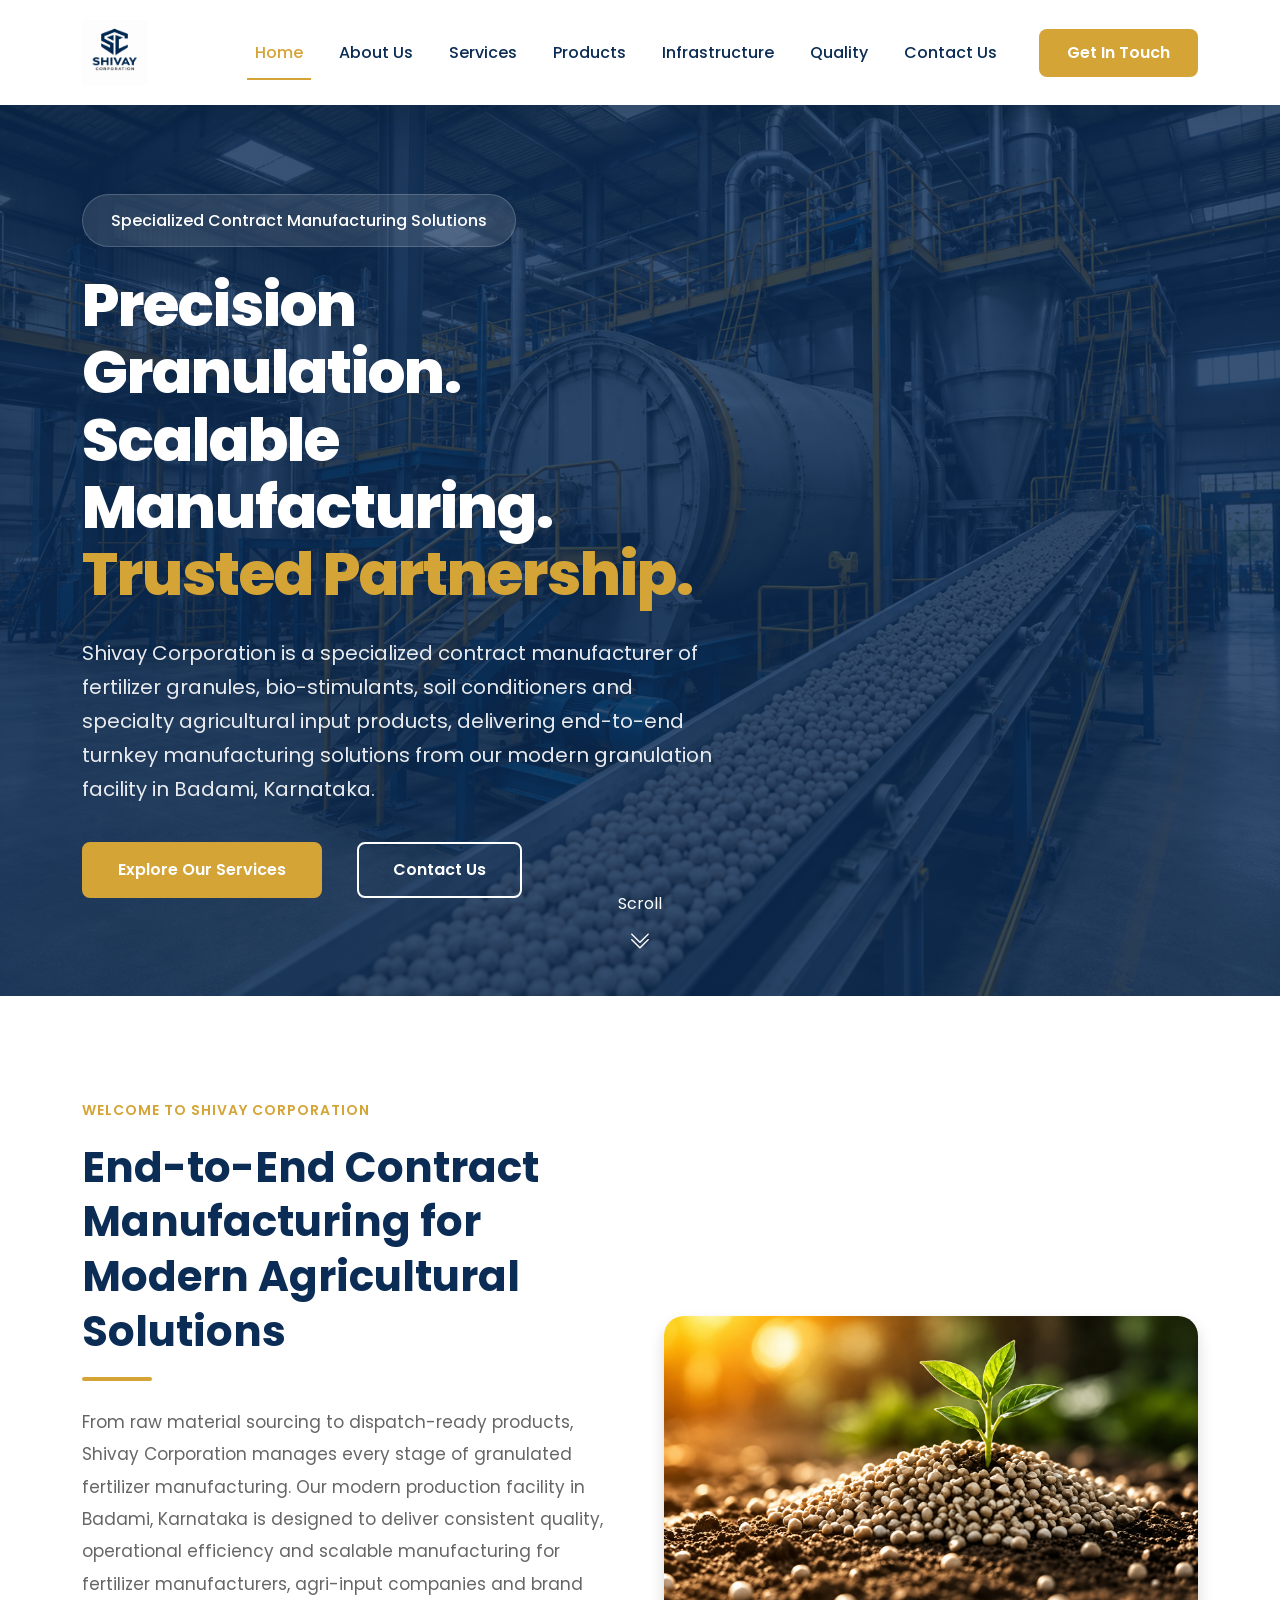
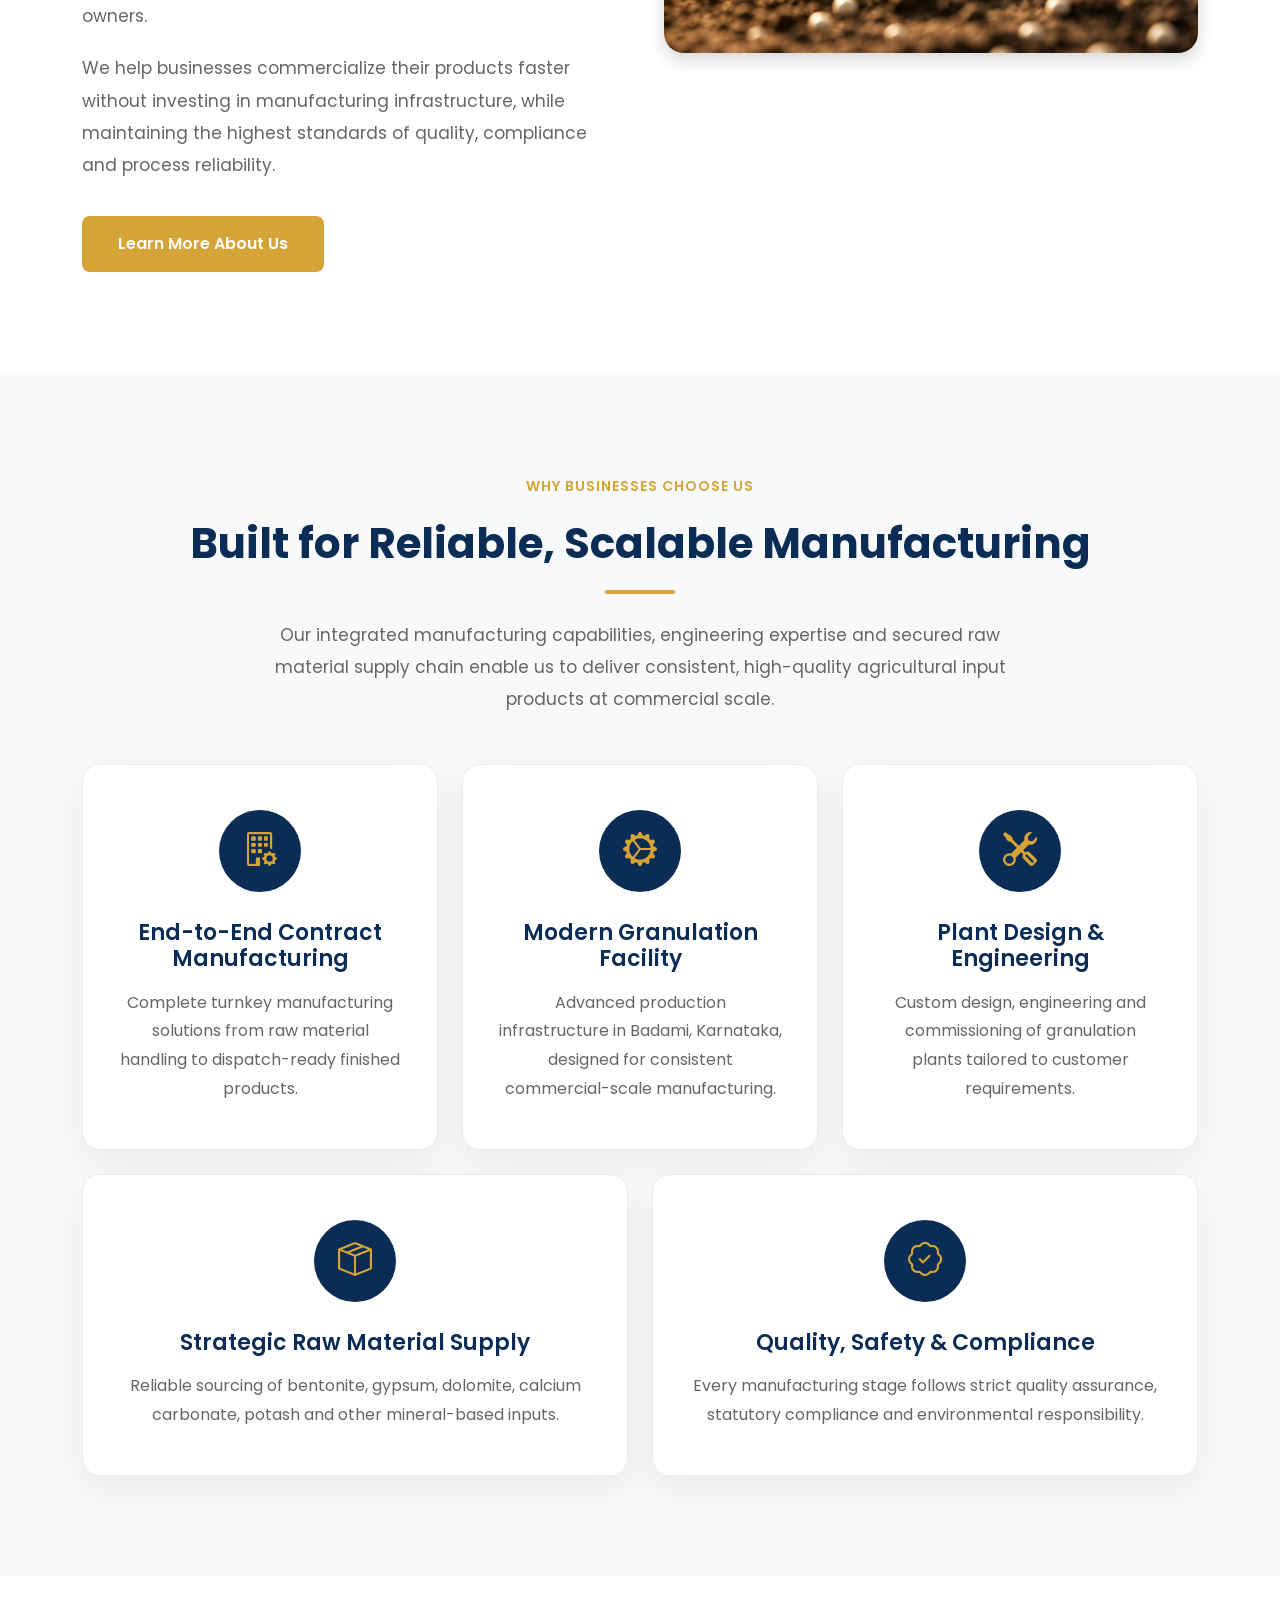
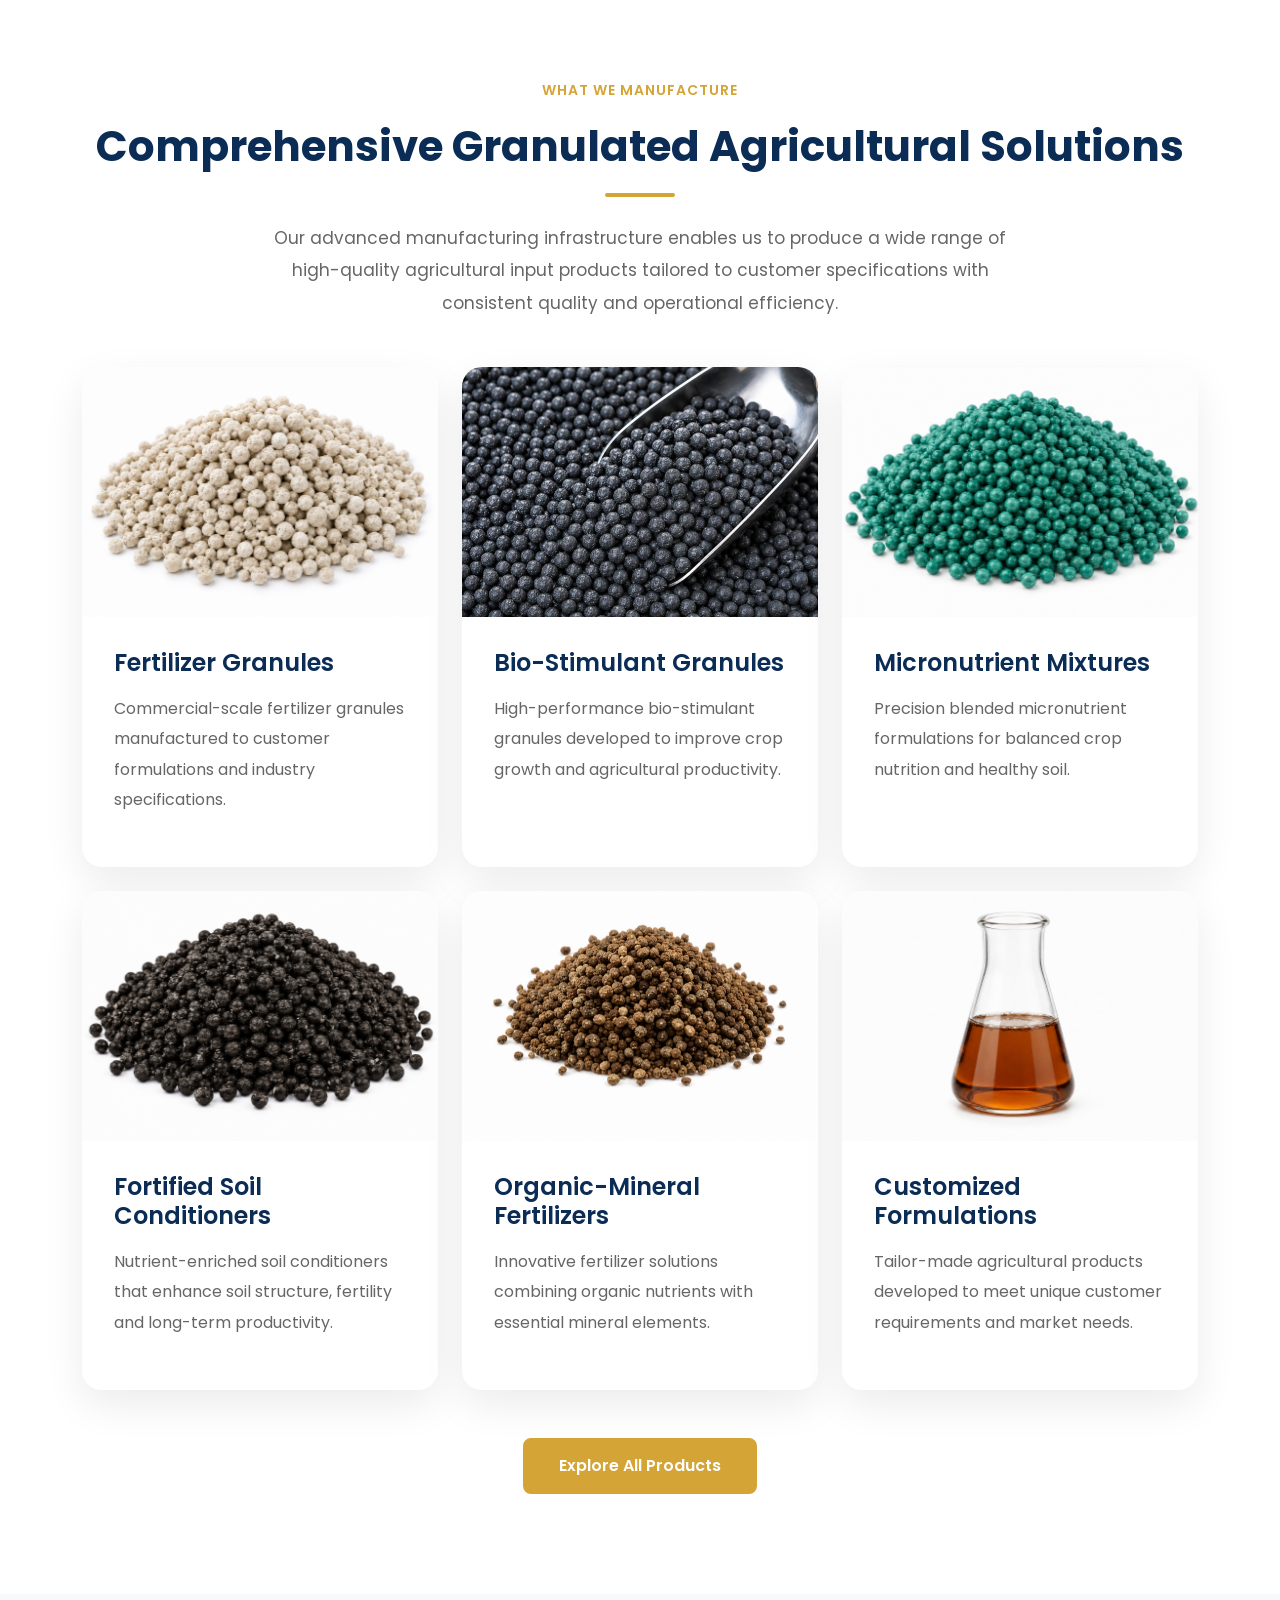
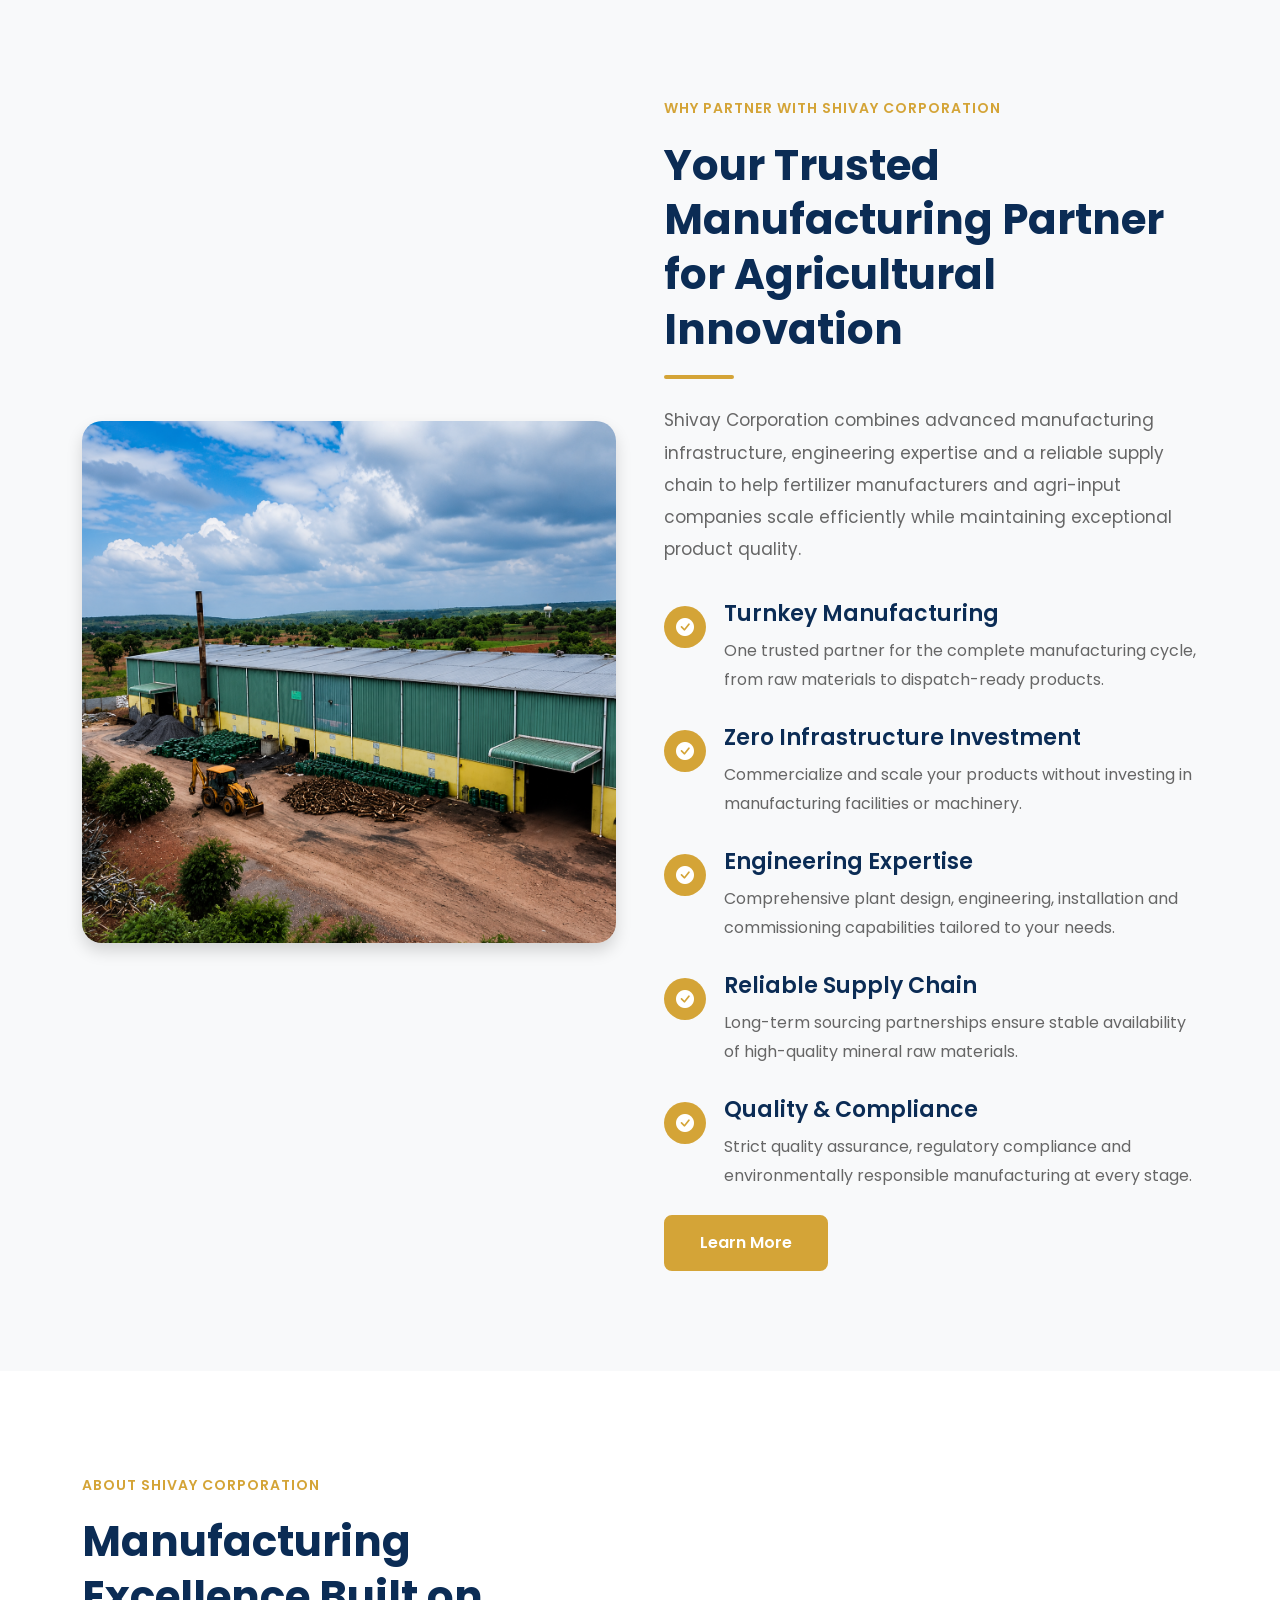
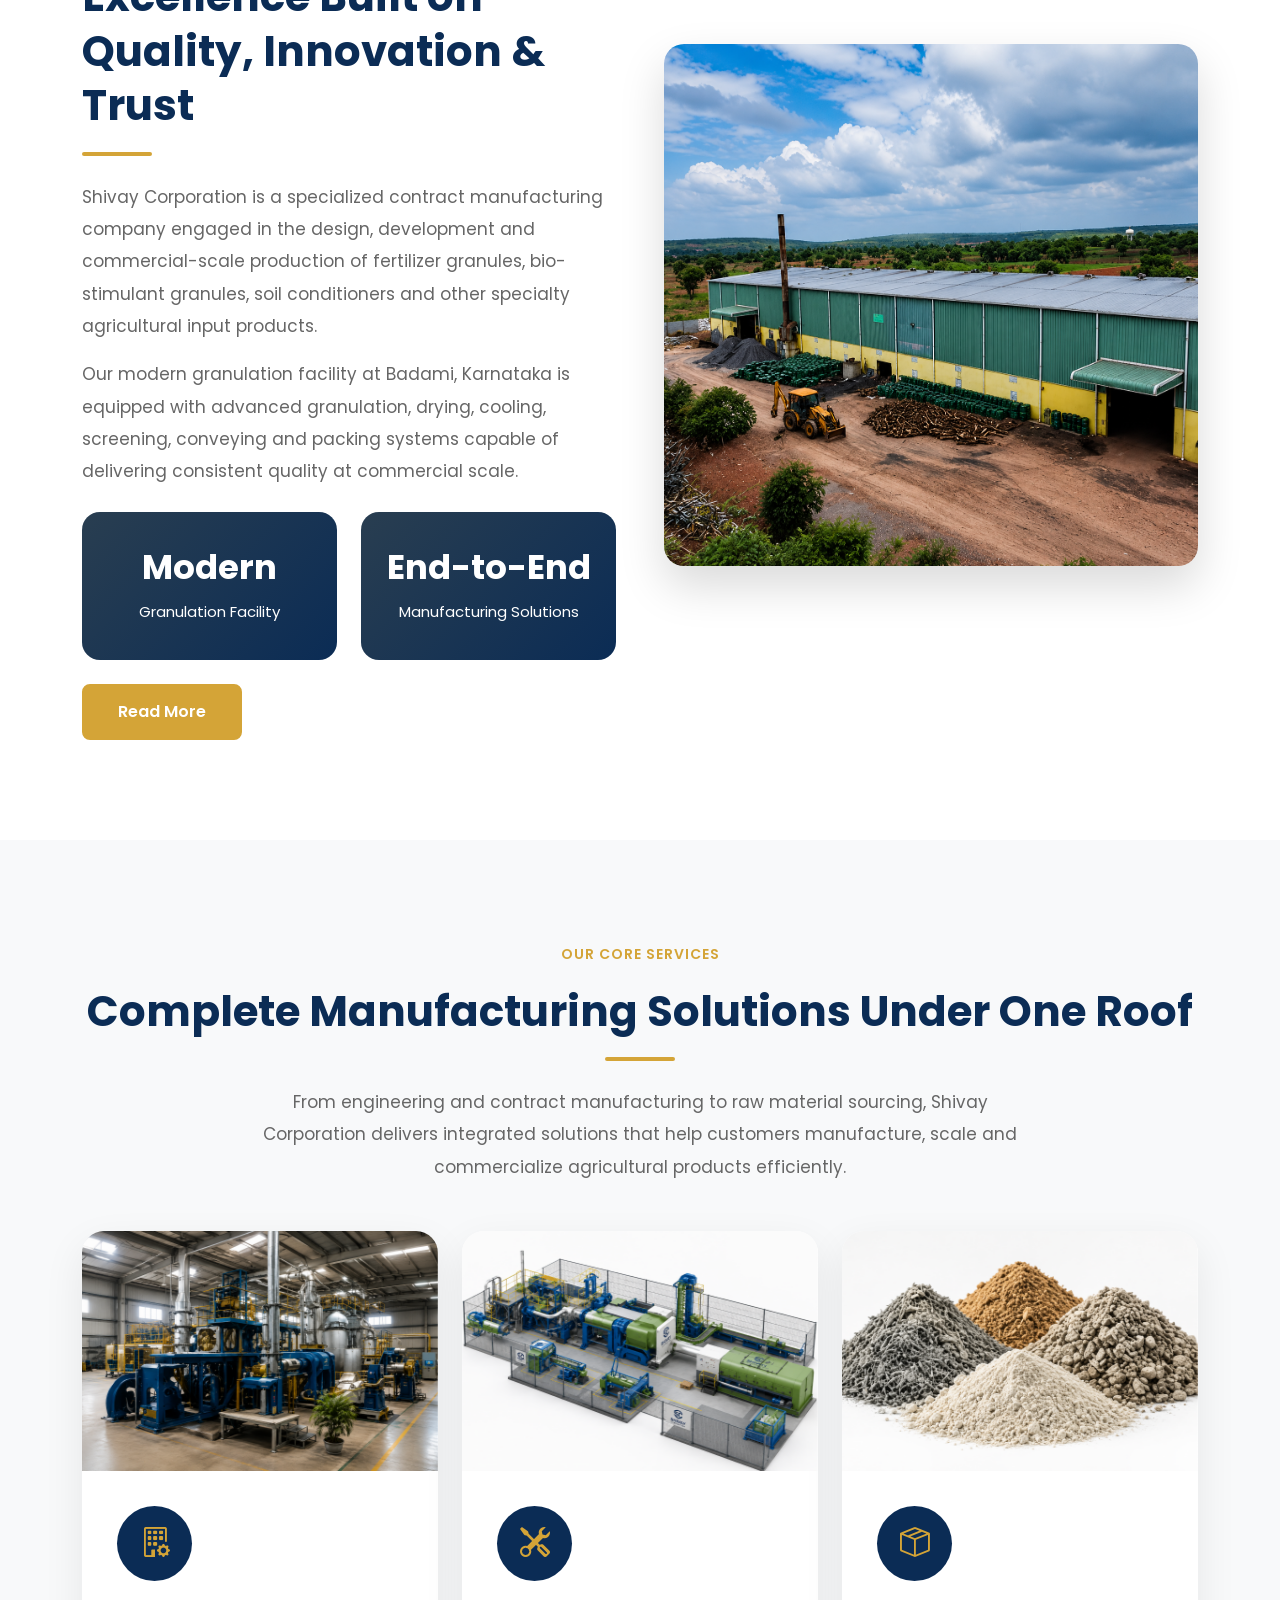
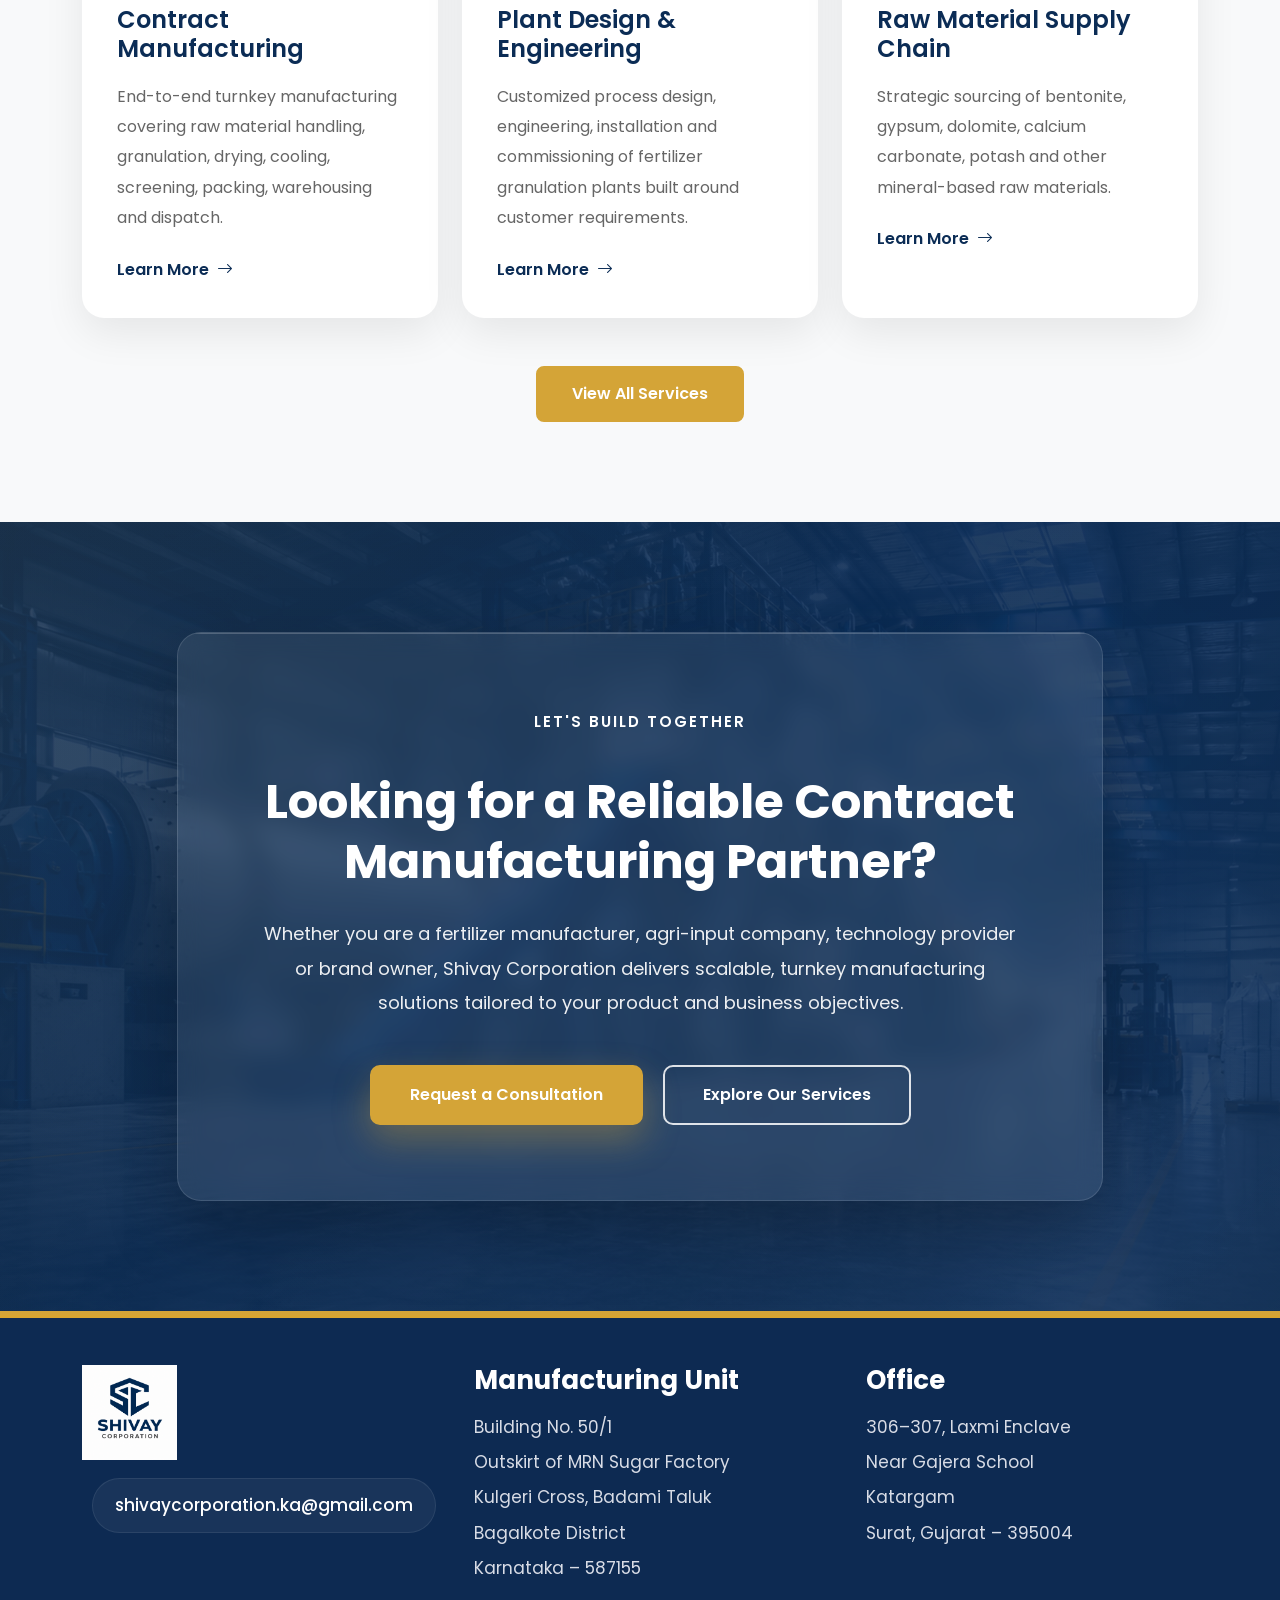
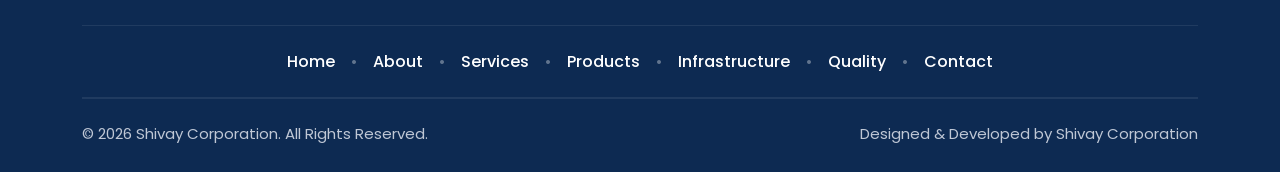
<file: index.html>
<!DOCTYPE html>
<html lang="en">

<head>

    <!-- Meta -->
    <meta charset="UTF-8">
    <meta name="viewport" content="width=device-width, initial-scale=1.0">

    <title>Shivay Corporation | Contract Manufacturing Solutions</title>

    <meta name="description"
        content="Shivay Corporation is a specialized contract manufacturer of fertilizer granules, bio-stimulants, soil conditioners and specialty agricultural input products.">

    <meta name="keywords"
        content="Contract Manufacturing, Fertilizer Granules, Bio Stimulants, Soil Conditioners, Granulation Plant">

    <meta name="author" content="Shivay Corporation">

    <!-- Favicon -->
    <link rel="icon" href="assets/images/home/logo.png">

    <!-- Bootstrap -->
    <link href="https://cdn.jsdelivr.net/npm/bootstrap@5.3.7/dist/css/bootstrap.min.css" rel="stylesheet">

    <!-- Bootstrap Icons -->
    <link rel="stylesheet"
        href="https://cdn.jsdelivr.net/npm/bootstrap-icons@1.11.3/font/bootstrap-icons.min.css">

    <!-- Google Fonts -->
    <link rel="preconnect" href="https://fonts.googleapis.com">

    <link rel="preconnect" href="https://fonts.gstatic.com" crossorigin>

    <link
        href="https://fonts.googleapis.com/css2?family=Poppins:wght@300;400;500;600;700;800&display=swap"
        rel="stylesheet">

    <!-- Custom CSS -->
    <link rel="stylesheet" href="assets/css/style.css">
    <link rel="stylesheet" href="assets/css/responsive.css">

</head>

<body>


<!-- ==========================================
        HEADER
========================================== -->

<header class="header">

    <nav class="navbar navbar-expand-lg">

        <div class="container">

            <!-- Logo -->
            <a class="navbar-brand" href="index.html">
                <img src="assets/images/home/logo.png" alt="Shivay Corporation Logo" class="logo">
            </a>

            <!-- Mobile Toggle -->
            <button class="navbar-toggler" type="button" data-bs-toggle="collapse"
                data-bs-target="#mainNavbar" aria-controls="mainNavbar"
                aria-expanded="false" aria-label="Toggle navigation">

                <span class="navbar-toggler-icon"></span>

            </button>

            <!-- Navigation -->
            <div class="collapse navbar-collapse justify-content-end" id="mainNavbar">

                <ul class="navbar-nav align-items-lg-center ms-auto">

                    <li class="nav-item">
                        <a class="nav-link active" href="index.html">Home</a>
                    </li>

                    <li class="nav-item">
                        <a class="nav-link" href="about.html">About Us</a>
                    </li>

                    <li class="nav-item">
                        <a class="nav-link" href="services.html">Services</a>
                    </li>

                    <li class="nav-item">
                        <a class="nav-link" href="products.html">Products</a>
                    </li>

                    <li class="nav-item">
                        <a class="nav-link" href="infrastructure.html">Infrastructure</a>
                    </li>

                    <li class="nav-item">
                        <a class="nav-link" href="quality.html">Quality</a>
                    </li>

                    <li class="nav-item">
                        <a class="nav-link" href="contact.html">Contact Us</a>
                    </li>

                </ul>

                <a href="contact.html" class="btn btn-contact ms-lg-4">
                    Get In Touch
                </a>

            </div>

        </div>

    </nav>

</header>

<!-- Header End -->

<!-- ==========================================
        HERO SECTION
========================================== -->

<section class="hero">

    <div class="hero-overlay"></div>

    <div class="container">

        <div class="row align-items-center min-vh-100">

            <div class="col-lg-7">

                <span class="hero-tag">
                    Specialized Contract Manufacturing Solutions
                </span>

                <h1 class="hero-title">
                    Precision Granulation.<br>
                    Scalable Manufacturing.<br>
                    <span>Trusted Partnership.</span>
                </h1>

                <p class="hero-description">
                    Shivay Corporation is a specialized contract manufacturer of fertilizer granules,
                    bio-stimulants, soil conditioners and specialty agricultural input products,
                    delivering end-to-end turnkey manufacturing solutions from our modern
                    granulation facility in Badami, Karnataka.
                </p>

                <div class="hero-buttons">

                    <a href="services.html" class="btn btn-primary-custom">
                        Explore Our Services
                    </a>

                    <a href="contact.html" class="btn btn-outline-custom">
                        Contact Us
                    </a>

                </div>

            </div>

        </div>

    </div>

    <div class="hero-scroll">

        <span>Scroll</span>

        <i class="bi bi-chevron-double-down"></i>

    </div>

</section>

<!-- Hero Section End -->


    <!-- ==========================================
            COMPANY INTRO
    =========================================== -->
<!-- ==========================================
        COMPANY INTRO
========================================== -->

<section class="company-intro section-padding">

    <div class="container">

        <div class="row align-items-center g-5">

            <!-- Left Content -->
            <div class="col-lg-6">

                <span class="section-subtitle">
                    Welcome to Shivay Corporation
                </span>

                <h2 class="section-title">
                    End-to-End Contract Manufacturing for Modern Agricultural Solutions
                </h2>

                <p class="section-text">
                    From raw material sourcing to dispatch-ready products, Shivay Corporation
                    manages every stage of granulated fertilizer manufacturing. Our modern
                    production facility in Badami, Karnataka is designed to deliver
                    consistent quality, operational efficiency and scalable manufacturing
                    for fertilizer manufacturers, agri-input companies and brand owners.
                </p>

                <p class="section-text">
                    We help businesses commercialize their products faster without investing
                    in manufacturing infrastructure, while maintaining the highest standards
                    of quality, compliance and process reliability.
                </p>

                <a href="about.html" class="btn btn-primary-custom">
                    Learn More About Us
                </a>

            </div>

            <!-- Right Image -->
            <div class="col-lg-6">

                <div class="intro-image">

                    <img src="assets/images/home/granules-plant.jpg"
                        alt="Granulation Manufacturing Plant"
                        class="img-fluid rounded-4 shadow">

                </div>

            </div>

        </div>

    </div>

</section>

<!-- Company Intro End -->


    <!-- ==========================================
            HIGHLIGHTS
    =========================================== -->

<!-- ==========================================
        HIGHLIGHTS
========================================== -->

<section class="highlights section-padding">

    <div class="container">

        <div class="text-center mb-5">

            <span class="section-subtitle">
                Why Businesses Choose Us
            </span>

            <h2 class="section-title">
                Built for Reliable, Scalable Manufacturing
            </h2>

            <p class="section-text mx-auto" style="max-width:750px;">
                Our integrated manufacturing capabilities, engineering expertise and
                secured raw material supply chain enable us to deliver consistent,
                high-quality agricultural input products at commercial scale.
            </p>

        </div>

        <div class="row g-4">

            <!-- Card 1 -->
            <div class="col-lg-4 col-md-6">

                <div class="highlight-card">

                    <div class="highlight-icon">
                        <i class="bi bi-building-gear"></i>
                    </div>

                    <h4>End-to-End Contract Manufacturing</h4>

                    <p>
                        Complete turnkey manufacturing solutions from raw material
                        handling to dispatch-ready finished products.
                    </p>

                </div>

            </div>

            <!-- Card 2 -->
            <div class="col-lg-4 col-md-6">

                <div class="highlight-card">

                    <div class="highlight-icon">
                        <i class="bi bi-gear-wide-connected"></i>
                    </div>

                    <h4>Modern Granulation Facility</h4>

                    <p>
                        Advanced production infrastructure in Badami, Karnataka,
                        designed for consistent commercial-scale manufacturing.
                    </p>

                </div>

            </div>

            <!-- Card 3 -->
            <div class="col-lg-4 col-md-6">

                <div class="highlight-card">

                    <div class="highlight-icon">
                        <i class="bi bi-tools"></i>
                    </div>

                    <h4>Plant Design & Engineering</h4>

                    <p>
                        Custom design, engineering and commissioning of granulation
                        plants tailored to customer requirements.
                    </p>

                </div>

            </div>

            <!-- Card 4 -->
            <div class="col-lg-6 col-md-6">

                <div class="highlight-card">

                    <div class="highlight-icon">
                        <i class="bi bi-box-seam"></i>
                    </div>

                    <h4>Strategic Raw Material Supply</h4>

                    <p>
                        Reliable sourcing of bentonite, gypsum, dolomite, calcium
                        carbonate, potash and other mineral-based inputs.
                    </p>

                </div>

            </div>

            <!-- Card 5 -->
            <div class="col-lg-6 col-md-12">

                <div class="highlight-card">

                    <div class="highlight-icon">
                        <i class="bi bi-patch-check"></i>
                    </div>

                    <h4>Quality, Safety & Compliance</h4>

                    <p>
                        Every manufacturing stage follows strict quality assurance,
                        statutory compliance and environmental responsibility.
                    </p>

                </div>

            </div>

        </div>

    </div>

</section>

<!-- Highlights End -->

    <!-- ==========================================
            WHAT WE MANUFACTURE
    =========================================== -->
<!-- ==========================================
        WHAT WE MANUFACTURE
========================================== -->

<section class="products-overview section-padding">

    <div class="container">

        <div class="text-center mb-5">

            <span class="section-subtitle">
                What We Manufacture
            </span>

            <h2 class="section-title">
                Comprehensive Granulated Agricultural Solutions
            </h2>

            <p class="section-text mx-auto" style="max-width: 760px;">
                Our advanced manufacturing infrastructure enables us to produce a
                wide range of high-quality agricultural input products tailored to
                customer specifications with consistent quality and operational efficiency.
            </p>

        </div>

        <div class="row g-4">

            <!-- Product 1 -->
            <div class="col-lg-4 col-md-6">

                <div class="product-card">

                    <img src="assets/images/home/fertilizer-granules.jpg"
                        alt="Fertilizer Granules">

                    <div class="product-content">

                        <h4>Fertilizer Granules</h4>

                        <p>
                            Commercial-scale fertilizer granules manufactured to
                            customer formulations and industry specifications.
                        </p>

                    </div>

                </div>

            </div>

            <!-- Product 2 -->
            <div class="col-lg-4 col-md-6">

                <div class="product-card">

                    <img src="assets/images/home/bio-stimulant.jpg"
                        alt="Bio Stimulant Granules">

                    <div class="product-content">

                        <h4>Bio-Stimulant Granules</h4>

                        <p>
                            High-performance bio-stimulant granules developed to
                            improve crop growth and agricultural productivity.
                        </p>

                    </div>

                </div>

            </div>

            <!-- Product 3 -->
            <div class="col-lg-4 col-md-6">

                <div class="product-card">

                    <img src="assets/images/home/micronutrients.jpg"
                        alt="Micronutrient Mixtures">

                    <div class="product-content">

                        <h4>Micronutrient Mixtures</h4>

                        <p>
                            Precision blended micronutrient formulations for
                            balanced crop nutrition and healthy soil.
                        </p>

                    </div>

                </div>

            </div>

            <!-- Product 4 -->
            <div class="col-lg-4 col-md-6">

                <div class="product-card">

                    <img src="assets/images/home/soil-conditioner.jpg"
                        alt="Soil Conditioners">

                    <div class="product-content">

                        <h4>Fortified Soil Conditioners</h4>

                        <p>
                            Nutrient-enriched soil conditioners that enhance soil
                            structure, fertility and long-term productivity.
                        </p>

                    </div>

                </div>

            </div>

            <!-- Product 5 -->
            <div class="col-lg-4 col-md-6">

                <div class="product-card">

                    <img src="assets/images/home/organic-mineral-fertilizers.jpg"
                        alt="Organic Mineral Fertilizers">

                    <div class="product-content">

                        <h4>Organic-Mineral Fertilizers</h4>

                        <p>
                            Innovative fertilizer solutions combining organic
                            nutrients with essential mineral elements.
                        </p>

                    </div>

                </div>

            </div>

            <!-- Product 6 -->
            <div class="col-lg-4 col-md-6">

                <div class="product-card">

                    <img src="assets/images/home/customized-formulations.jpg"
                        alt="Customized Agricultural Formulations">

                    <div class="product-content">

                        <h4>Customized Formulations</h4>

                        <p>
                            Tailor-made agricultural products developed to meet
                            unique customer requirements and market needs.
                        </p>

                    </div>

                </div>

            </div>

        </div>

        <div class="text-center mt-5">

            <a href="products.html" class="btn btn-primary-custom">
                Explore All Products
            </a>

        </div>

    </div>

</section>

<!-- Products Overview End -->


    <!-- ==========================================
            WHY PARTNER WITH SHIVAY
    =========================================== -->

<!-- ==========================================
        WHY PARTNER WITH SHIVAY
========================================== -->

<section class="why-choose section-padding">

    <div class="container">

        <div class="row align-items-center g-5">

            <!-- Left Image -->
            <div class="col-lg-6">

                <div class="why-image">

                    <img src="assets/images/home/warehouse.jpg"
                        alt="Shivay Corporation Manufacturing Facility"
                        class="img-fluid rounded-4 shadow">

                </div>

            </div>

            <!-- Right Content -->
            <div class="col-lg-6">

                <span class="section-subtitle">
                    Why Partner With Shivay Corporation
                </span>

                <h2 class="section-title">
                    Your Trusted Manufacturing Partner for Agricultural Innovation
                </h2>

                <p class="section-text">
                    Shivay Corporation combines advanced manufacturing infrastructure,
                    engineering expertise and a reliable supply chain to help fertilizer
                    manufacturers and agri-input companies scale efficiently while
                    maintaining exceptional product quality.
                </p>

                <div class="why-list">

                    <div class="why-item">
                        <i class="bi bi-check-circle-fill"></i>
                        <div>
                            <h5>Turnkey Manufacturing</h5>
                            <p>One trusted partner for the complete manufacturing cycle, from raw materials to dispatch-ready products.</p>
                        </div>
                    </div>

                    <div class="why-item">
                        <i class="bi bi-check-circle-fill"></i>
                        <div>
                            <h5>Zero Infrastructure Investment</h5>
                            <p>Commercialize and scale your products without investing in manufacturing facilities or machinery.</p>
                        </div>
                    </div>

                    <div class="why-item">
                        <i class="bi bi-check-circle-fill"></i>
                        <div>
                            <h5>Engineering Expertise</h5>
                            <p>Comprehensive plant design, engineering, installation and commissioning capabilities tailored to your needs.</p>
                        </div>
                    </div>

                    <div class="why-item">
                        <i class="bi bi-check-circle-fill"></i>
                        <div>
                            <h5>Reliable Supply Chain</h5>
                            <p>Long-term sourcing partnerships ensure stable availability of high-quality mineral raw materials.</p>
                        </div>
                    </div>

                    <div class="why-item">
                        <i class="bi bi-check-circle-fill"></i>
                        <div>
                            <h5>Quality & Compliance</h5>
                            <p>Strict quality assurance, regulatory compliance and environmentally responsible manufacturing at every stage.</p>
                        </div>
                    </div>

                </div>

                <a href="about.html" class="btn btn-primary-custom mt-4">
                    Learn More
                </a>

            </div>

        </div>

    </div>

</section>

<!-- Why Partner End -->

    <!-- ==========================================
            ABOUT PREVIEW
    =========================================== -->
<!-- ==========================================
        ABOUT PREVIEW
========================================== -->

<section class="about-preview section-padding">

    <div class="container">

        <div class="row align-items-center g-5">

            <!-- Content -->
            <div class="col-lg-6">

                <span class="section-subtitle">
                    About Shivay Corporation
                </span>

                <h2 class="section-title">
                    Manufacturing Excellence Built on Quality, Innovation & Trust
                </h2>

                <p class="section-text">
                    Shivay Corporation is a specialized contract manufacturing company
                    engaged in the design, development and commercial-scale production
                    of fertilizer granules, bio-stimulant granules, soil conditioners
                    and other specialty agricultural input products.
                </p>

                <p class="section-text">
                    Our modern granulation facility at Badami, Karnataka is equipped
                    with advanced granulation, drying, cooling, screening, conveying
                    and packing systems capable of delivering consistent quality at
                    commercial scale.
                </p>

                <div class="row mt-4">

                    <div class="col-6">

                        <div class="counter-box">

                            <h3>Modern</h3>

                            <p>Granulation Facility</p>

                        </div>

                    </div>

                    <div class="col-6">

                        <div class="counter-box">

                            <h3>End-to-End</h3>

                            <p>Manufacturing Solutions</p>

                        </div>

                    </div>

                </div>

                <a href="about.html" class="btn btn-primary-custom mt-4">
                    Read More
                </a>

            </div>

            <!-- Image -->

            <div class="col-lg-6">

                <div class="about-preview-image">

                    <img src="assets/images/home/warehouse.jpg"
                        alt="Shivay Corporation Facility"
                        class="img-fluid rounded-4 shadow-lg">

                </div>

            </div>

        </div>

    </div>

</section>

<!-- About Preview End -->


    <!-- ==========================================
            SERVICES PREVIEW
    =========================================== -->

<!-- ==========================================
        SERVICES PREVIEW
========================================== -->

<section class="services-preview section-padding">

    <div class="container">

        <div class="text-center mb-5">

            <span class="section-subtitle">
                Our Core Services
            </span>

            <h2 class="section-title">
                Complete Manufacturing Solutions Under One Roof
            </h2>

            <p class="section-text mx-auto" style="max-width:760px;">
                From engineering and contract manufacturing to raw material sourcing,
                Shivay Corporation delivers integrated solutions that help customers
                manufacture, scale and commercialize agricultural products efficiently.
            </p>

        </div>

        <div class="row g-4">

            <!-- Service 1 -->

            <div class="col-lg-4 col-md-6">

                <div class="service-card">

                    <img src="assets/images/home/contract-manufacturing.jpg"
                        alt="Contract Manufacturing"
                        class="img-fluid">

                    <div class="service-content">

                        <div class="service-icon">
                            <i class="bi bi-building-gear"></i>
                        </div>

                        <h4>Contract Manufacturing</h4>

                        <p>
                            End-to-end turnkey manufacturing covering raw material
                            handling, granulation, drying, cooling, screening,
                            packing, warehousing and dispatch.
                        </p>

                        <a href="services.html">
                            Learn More
                            <i class="bi bi-arrow-right"></i>
                        </a>

                    </div>

                </div>

            </div>

            <!-- Service 2 -->

            <div class="col-lg-4 col-md-6">

                <div class="service-card">

                    <img src="assets/images/home/plant-design.jpg"
                        alt="Plant Design & Engineering"
                        class="img-fluid">

                    <div class="service-content">

                        <div class="service-icon">
                            <i class="bi bi-tools"></i>
                        </div>

                        <h4>Plant Design & Engineering</h4>

                        <p>
                            Customized process design, engineering,
                            installation and commissioning of fertilizer
                            granulation plants built around customer requirements.
                        </p>

                        <a href="services.html">
                            Learn More
                            <i class="bi bi-arrow-right"></i>
                        </a>

                    </div>

                </div>

            </div>

            <!-- Service 3 -->

            <div class="col-lg-4 col-md-6">

                <div class="service-card">

                    <img src="assets/images/home/raw-material.jpg"
                        alt="Raw Material Supply"
                        class="img-fluid">

                    <div class="service-content">

                        <div class="service-icon">
                            <i class="bi bi-box-seam"></i>
                        </div>

                        <h4>Raw Material Supply Chain</h4>

                        <p>
                            Strategic sourcing of bentonite, gypsum,
                            dolomite, calcium carbonate, potash and
                            other mineral-based raw materials.
                        </p>

                        <a href="services.html">
                            Learn More
                            <i class="bi bi-arrow-right"></i>
                        </a>

                    </div>

                </div>

            </div>

        </div>

        <div class="text-center mt-5">

            <a href="services.html" class="btn btn-primary-custom">
                View All Services
            </a>

        </div>

    </div>

</section>

<!-- Services Preview End -->

    <!-- ==========================================
            CALL TO ACTION
    =========================================== -->
<!-- ==========================================
        CALL TO ACTION
========================================== -->

<section class="cta-section">

    <div class="container">

        <div class="row justify-content-center">

            <div class="col-lg-10">

                <div class="cta-box text-center">

                    <span class="section-subtitle text-white">
                        Let's Build Together
                    </span>

                    <h2 class="cta-title">
                        Looking for a Reliable Contract Manufacturing Partner?
                    </h2>

                    <p class="cta-text">
                        Whether you are a fertilizer manufacturer, agri-input company,
                        technology provider or brand owner, Shivay Corporation delivers
                        scalable, turnkey manufacturing solutions tailored to your
                        product and business objectives.
                    </p>

                    <div class="cta-buttons">

                        <a href="contact.html" class="btn btn-light-custom">
                            Request a Consultation
                        </a>

                        <a href="services.html" class="btn btn-outline-light-custom">
                            Explore Our Services
                        </a>

                    </div>

                </div>

            </div>

        </div>

    </div>

</section>

<!-- CTA End -->


    <!-- ==========================================
            FOOTER
    =========================================== -->

<footer class="footer">
    <div class="container">

        <!-- Top Footer -->
        <div class="footer-top">

            <!-- Logo + Email -->
            <div class="footer-brand">
                <a href="index.html">
                    <img src="assets/images/home/logo.png" alt="Shivay Corporation">
                </a>

                <div class="footer-email">
                    <i class="fas fa-envelope"></i>
                    <a href="mailto:shivaycorporation.ka@gmail.com">
                        shivaycorporation.ka@gmail.com
                    </a>
                </div>
            </div>

            <!-- Manufacturing Unit -->
            <div class="footer-address">
                <h4>Manufacturing Unit</h4>

                <p>Building No. 50/1</p>
                <p>Outskirt of MRN Sugar Factory</p>
                <p>Kulgeri Cross, Badami Taluk</p>
                <p>Bagalkote District</p>
                <p>Karnataka – 587155</p>
            </div>

            <!-- Corporate Office -->
            <div class="footer-address">
                <h4>Office</h4>

                <p>306–307, Laxmi Enclave</p>
                <p>Near Gajera School</p>
                <p>Katargam</p>
                <p>Surat, Gujarat – 395004</p>
            </div>

        </div>

        <!-- Navigation -->
        <div class="footer-links">
            <a href="index.html">Home</a>
            <span>•</span>

            <a href="about.html">About</a>
            <span>•</span>

            <a href="services.html">Services</a>
            <span>•</span>

            <a href="products.html">Products</a>
            <span>•</span>

            <a href="infrastructure.html">Infrastructure</a>
            <span>•</span>

            <a href="quality.html">Quality</a>
            <span>•</span>

            <a href="contact.html">Contact</a>
        </div>

        <!-- Bottom -->
        <div class="footer-bottom">
            <p>© 2026 Shivay Corporation. All Rights Reserved.</p>

            <p>Designed & Developed by Shivay Corporation</p>
        </div>

    </div>
</footer>
<!-- Footer End -->


    <!-- Bootstrap -->
    <script src="https://cdn.jsdelivr.net/npm/bootstrap@5.3.7/dist/js/bootstrap.bundle.min.js"></script>

    <!-- Custom JS -->
    <script src="assets/js/script.js"></script>

</body>

</html>
</file>
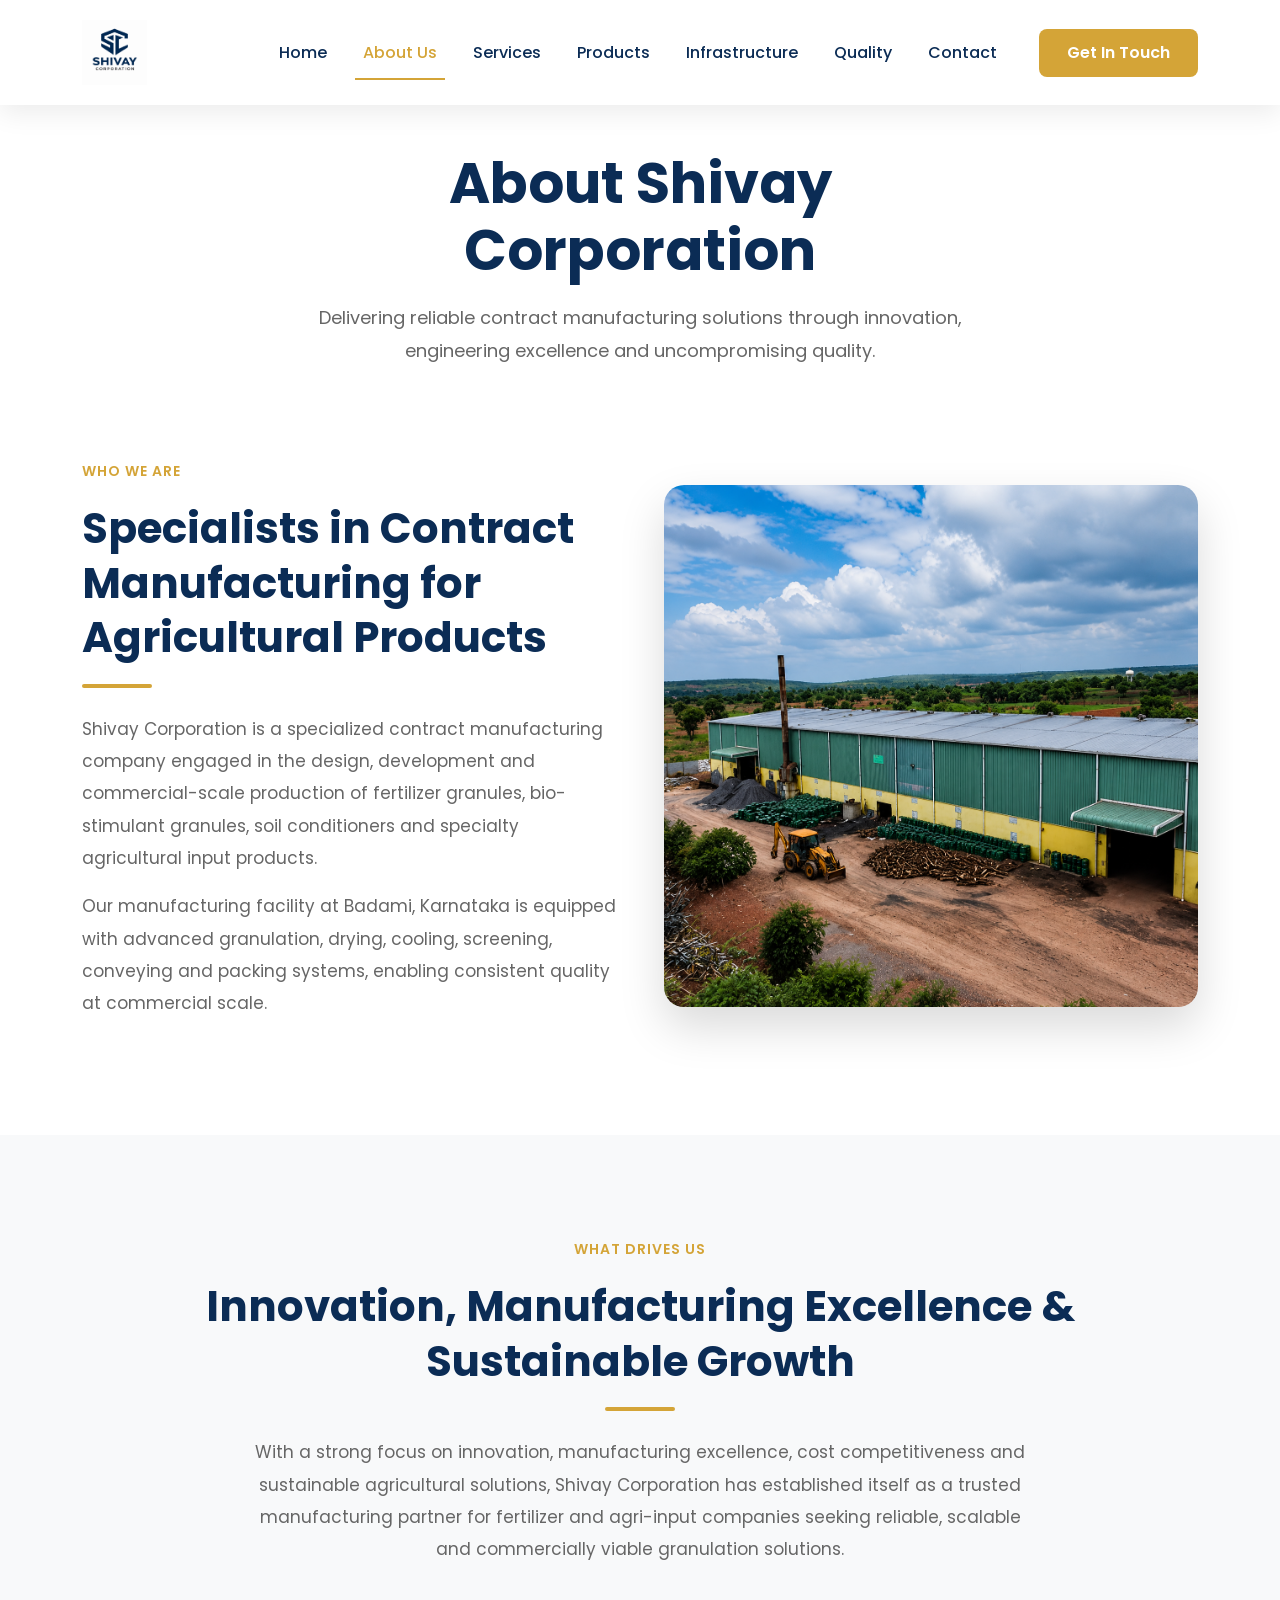
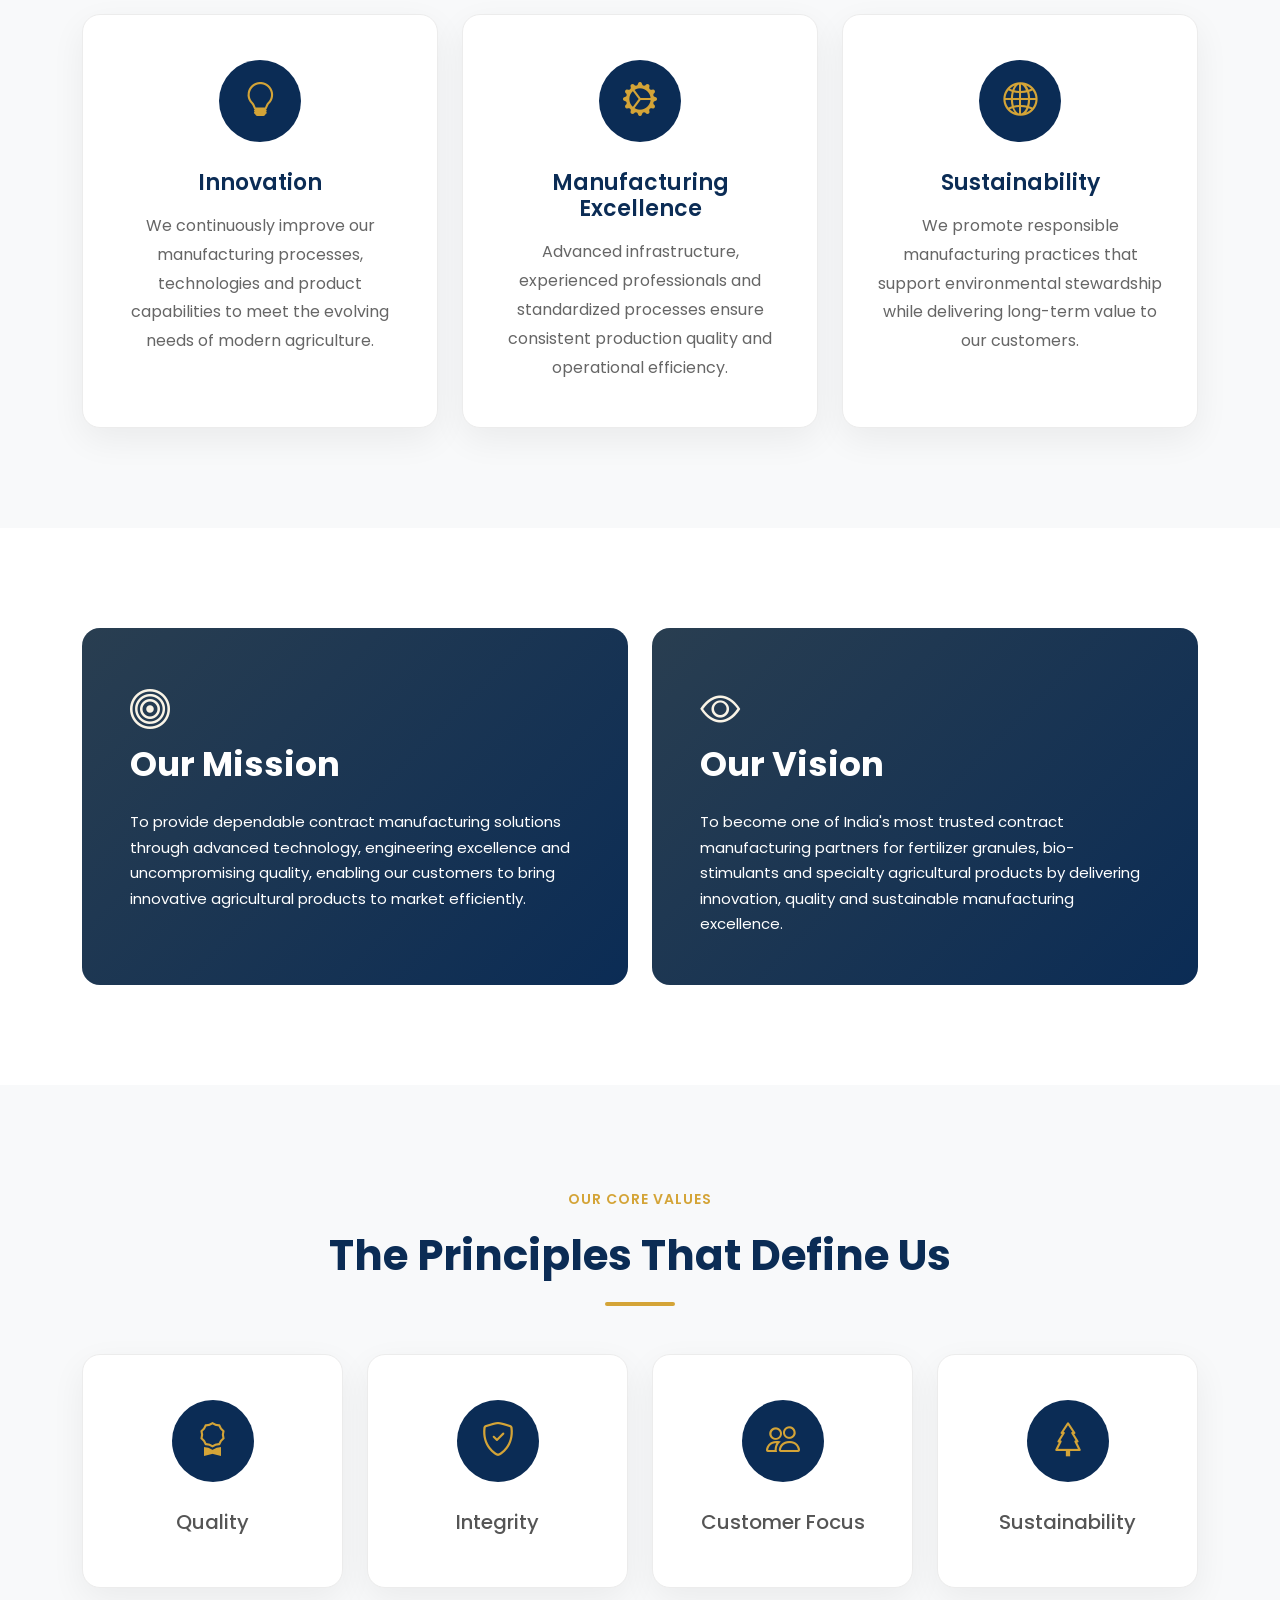
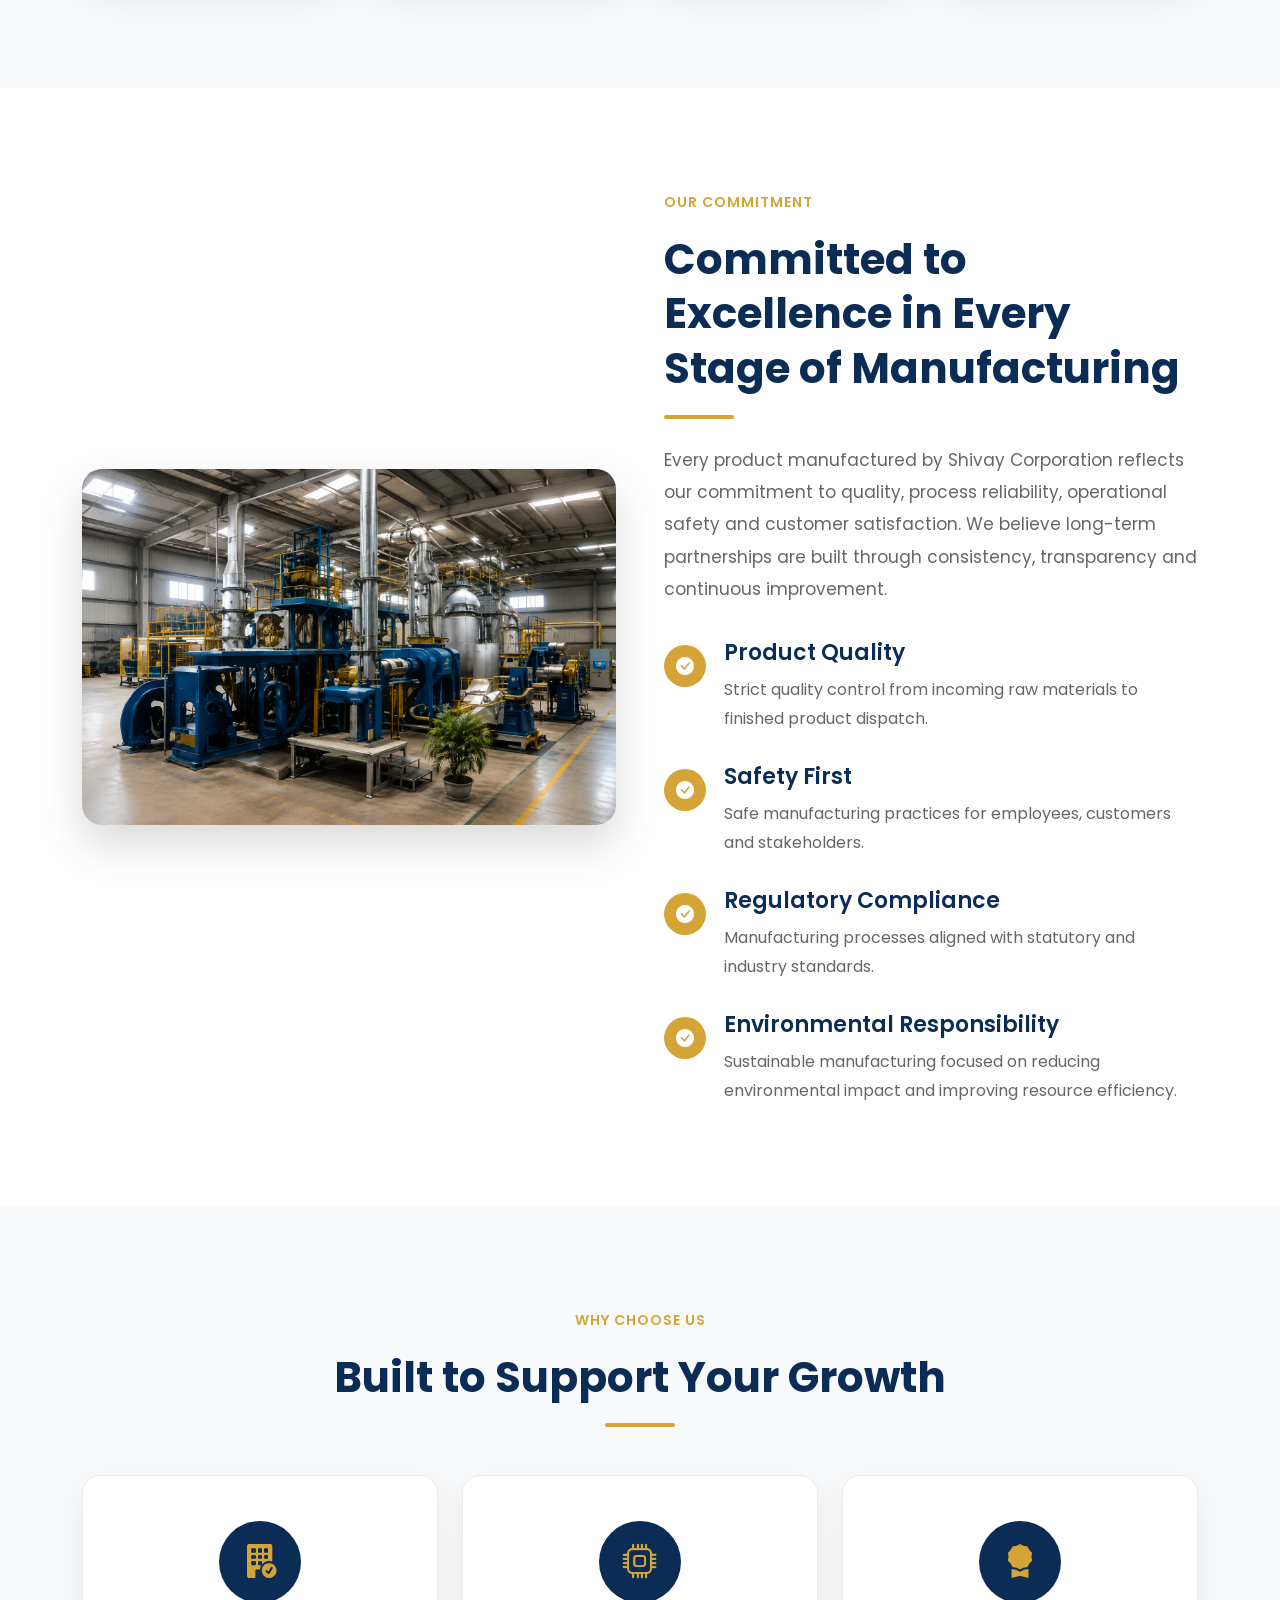
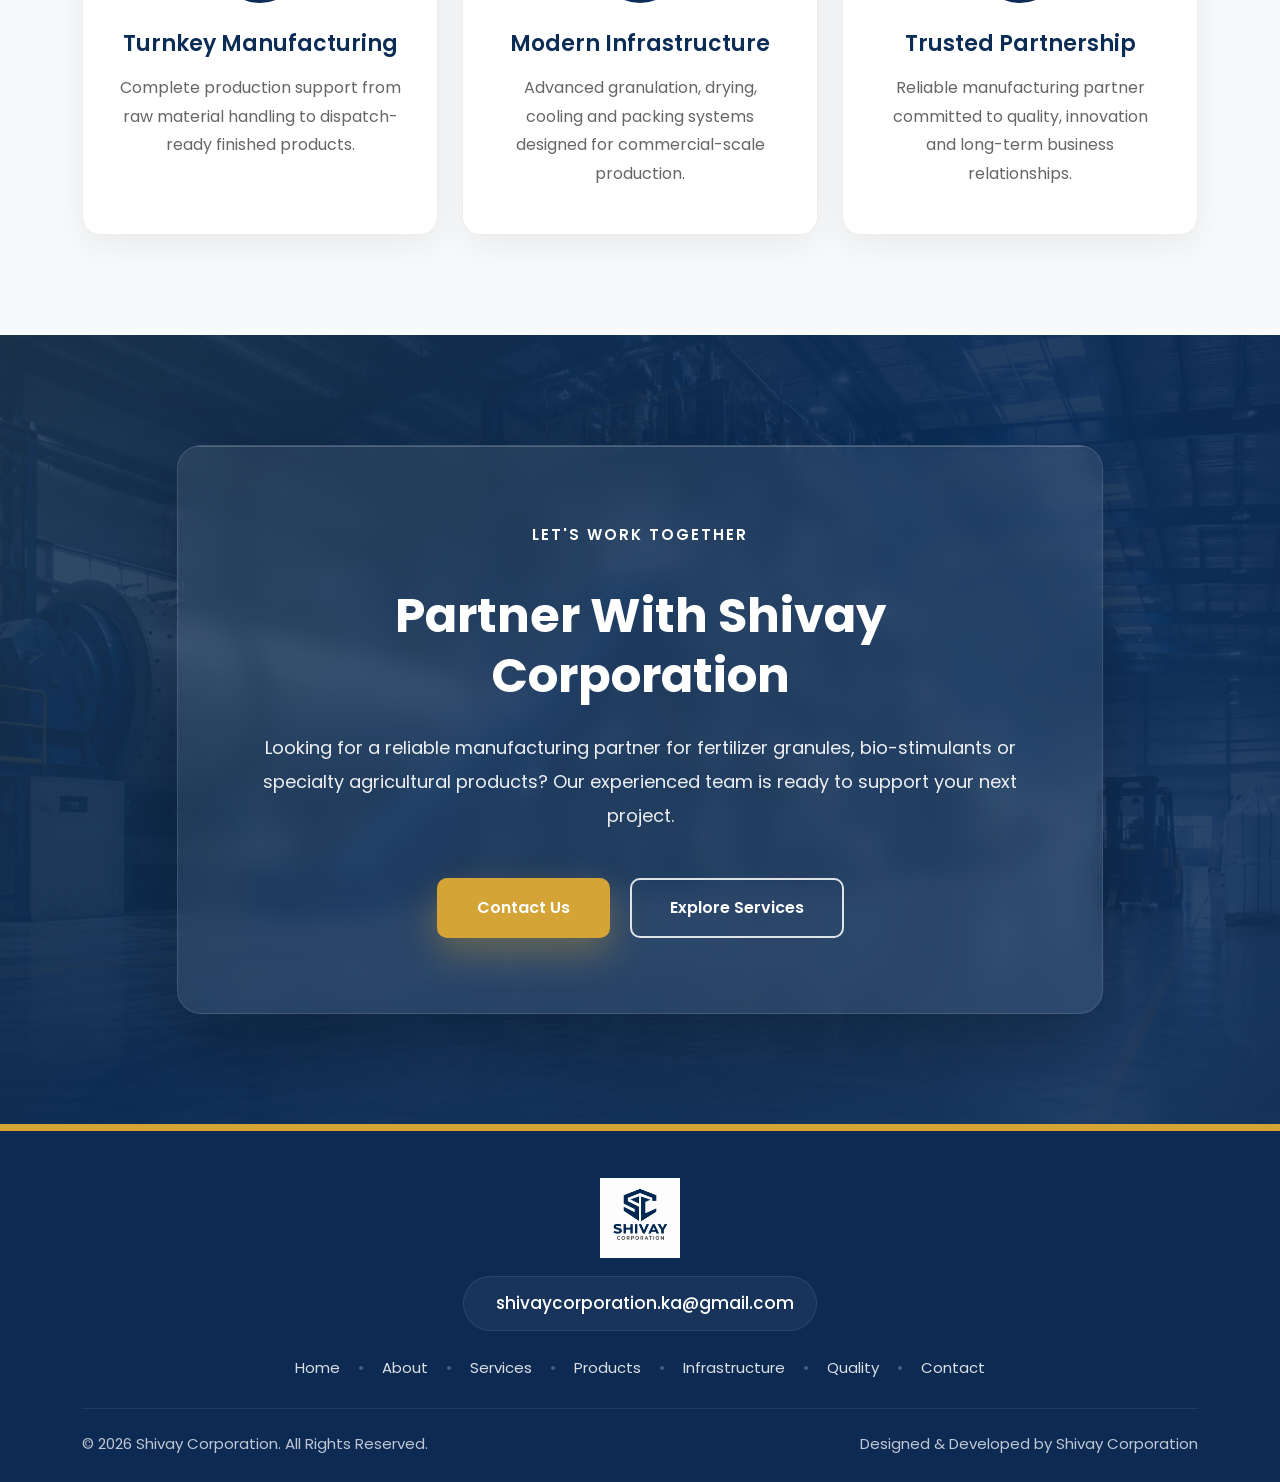
<file: about.html>
<!DOCTYPE html>
<html lang="en">

<head>

    <!-- Meta -->
    <meta charset="UTF-8">
    <meta name="viewport" content="width=device-width, initial-scale=1.0">

    <title>About Us | Shivay Corporation</title>

    <meta name="description"
        content="Shivay Corporation is a specialized contract manufacturing company engaged in fertilizer granules, bio-stimulants, soil conditioners and specialty agricultural products.">

    <meta name="keywords"
        content="About Shivay Corporation, Fertilizer Granules, Contract Manufacturing, Granulation Plant">

    <meta name="author" content="Shivay Corporation">

    <link rel="icon" href="assets/images/home/logo.png">

    <!-- Bootstrap -->
    <link href="https://cdn.jsdelivr.net/npm/bootstrap@5.3.7/dist/css/bootstrap.min.css" rel="stylesheet">

    <!-- Bootstrap Icons -->
    <link rel="stylesheet"
        href="https://cdn.jsdelivr.net/npm/bootstrap-icons@1.11.3/font/bootstrap-icons.min.css">

    <!-- Google Font -->
    <link
        href="https://fonts.googleapis.com/css2?family=Poppins:wght@300;400;500;600;700;800&display=swap"
        rel="stylesheet">

    <!-- CSS -->
    <link rel="stylesheet" href="assets/css/style.css">
    <link rel="stylesheet" href="assets/css/responsive.css">

</head>

<body>

    <!-- ===========================
            HEADER
    =========================== -->

    <header class="header">

        <nav class="navbar navbar-expand-lg">

            <div class="container">

                <a class="navbar-brand" href="index.html">

                    <img src="assets/images/home/logo.png"
                        class="logo"
                        alt="Shivay Corporation">

                </a>

                <button class="navbar-toggler"
                    type="button"
                    data-bs-toggle="collapse"
                    data-bs-target="#navbar">

                    <span class="navbar-toggler-icon"></span>

                </button>

                <div class="collapse navbar-collapse justify-content-end"
                    id="navbar">

                    <ul class="navbar-nav">

                        <li class="nav-item">
                            <a href="index.html" class="nav-link">Home</a>
                        </li>

                        <li class="nav-item">
                            <a href="about.html" class="nav-link active">About Us</a>
                        </li>

                        <li class="nav-item">
                            <a href="services.html" class="nav-link">Services</a>
                        </li>

                        <li class="nav-item">
                            <a href="products.html" class="nav-link">Products</a>
                        </li>

                        <li class="nav-item">
                            <a href="infrastructure.html" class="nav-link">Infrastructure</a>
                        </li>

                        <li class="nav-item">
                            <a href="quality.html" class="nav-link">Quality</a>
                        </li>

                        <li class="nav-item">
                            <a href="contact.html" class="nav-link">Contact</a>
                        </li>

                    </ul>

                    <a href="contact.html"
                        class="btn btn-contact ms-lg-4">

                        Get In Touch

                    </a>

                </div>

            </div>

        </nav>

    </header>



    <!-- ===========================
            PAGE HERO
    =========================== -->

    <section class="page-banner">

        <div class="page-banner-overlay"></div>

        <div class="container">

            <div class="row justify-content-center text-center">

                <div class="col-lg-8">

                    <h1>

                        About Shivay Corporation

                    </h1>

                    <p>

                        Delivering reliable contract manufacturing solutions
                        through innovation, engineering excellence and
                        uncompromising quality.

                    </p>

                </div>

            </div>

        </div>

    </section>



    <!-- ===========================
            WHO WE ARE
    =========================== -->

    <section class="section-padding">

        <div class="container">

            <div class="row align-items-center g-5">

                <div class="col-lg-6">

                    <span class="section-subtitle">

                        Who We Are

                    </span>

                    <h2 class="section-title">

                        Specialists in Contract Manufacturing for Agricultural Products

                    </h2>

                    <p class="section-text">

                        Shivay Corporation is a specialized contract manufacturing
                        company engaged in the design, development and
                        commercial-scale production of fertilizer granules,
                        bio-stimulant granules, soil conditioners and
                        specialty agricultural input products.

                    </p>

                    <p class="section-text">

                        Our manufacturing facility at Badami, Karnataka is
                        equipped with advanced granulation, drying,
                        cooling, screening, conveying and packing systems,
                        enabling consistent quality at commercial scale.

                    </p>

                </div>

                <div class="col-lg-6">

                    <img src="assets/images/home/warehouse.jpg"
                        class="img-fluid rounded-4 shadow-lg"
                        alt="Company">

                </div>

            </div>

        </div>

    </section>

        <!-- ===========================
            WHAT DRIVES US
    =========================== -->

    <section class="section-padding bg-light-section">

        <div class="container">

            <div class="text-center mb-5">

                <span class="section-subtitle">
                    What Drives Us
                </span>

                <h2 class="section-title">
                    Innovation, Manufacturing Excellence & Sustainable Growth
                </h2>

                <p class="section-text mx-auto" style="max-width:800px;">

                    With a strong focus on innovation, manufacturing excellence,
                    cost competitiveness and sustainable agricultural solutions,
                    Shivay Corporation has established itself as a trusted
                    manufacturing partner for fertilizer and agri-input companies
                    seeking reliable, scalable and commercially viable
                    granulation solutions.

                </p>

            </div>

            <div class="row g-4">

                <div class="col-lg-4">

                    <div class="highlight-card">

                        <div class="highlight-icon">

                            <i class="bi bi-lightbulb"></i>

                        </div>

                        <h4>Innovation</h4>

                        <p>

                            We continuously improve our manufacturing processes,
                            technologies and product capabilities to meet the
                            evolving needs of modern agriculture.

                        </p>

                    </div>

                </div>

                <div class="col-lg-4">

                    <div class="highlight-card">

                        <div class="highlight-icon">

                            <i class="bi bi-gear-wide-connected"></i>

                        </div>

                        <h4>Manufacturing Excellence</h4>

                        <p>

                            Advanced infrastructure, experienced professionals
                            and standardized processes ensure consistent
                            production quality and operational efficiency.

                        </p>

                    </div>

                </div>

                <div class="col-lg-4">

                    <div class="highlight-card">

                        <div class="highlight-icon">

                            <i class="bi bi-globe2"></i>

                        </div>

                        <h4>Sustainability</h4>

                        <p>

                            We promote responsible manufacturing practices that
                            support environmental stewardship while delivering
                            long-term value to our customers.

                        </p>

                    </div>

                </div>

            </div>

        </div>

    </section>



    <!-- ===========================
            MISSION & VISION
    =========================== -->

    <section class="section-padding">

        <div class="container">

            <div class="row g-4">

                <div class="col-lg-6">

                    <div class="counter-box h-100 p-5 text-start">

                        <i class="bi bi-bullseye fs-1 mb-4 text-white"></i>

                        <h3 class="mb-4">

                            Our Mission

                        </h3>

                        <p>

                            To provide dependable contract manufacturing
                            solutions through advanced technology,
                            engineering excellence and uncompromising quality,
                            enabling our customers to bring innovative
                            agricultural products to market efficiently.

                        </p>

                    </div>

                </div>

                <div class="col-lg-6">

                    <div class="counter-box h-100 p-5 text-start">

                        <i class="bi bi-eye fs-1 mb-4 text-white"></i>

                        <h3 class="mb-4">

                            Our Vision

                        </h3>

                        <p>

                            To become one of India's most trusted contract
                            manufacturing partners for fertilizer granules,
                            bio-stimulants and specialty agricultural
                            products by delivering innovation, quality and
                            sustainable manufacturing excellence.

                        </p>

                    </div>

                </div>

            </div>

        </div>

    </section>



    <!-- ===========================
            CORE VALUES
    =========================== -->

    <section class="section-padding bg-light-section">

        <div class="container">

            <div class="text-center mb-5">

                <span class="section-subtitle">

                    Our Core Values

                </span>

                <h2 class="section-title">

                    The Principles That Define Us

                </h2>

            </div>

            <div class="row g-4">

                <div class="col-lg-3 col-md-6">

                    <div class="highlight-card">

                        <div class="highlight-icon">

                            <i class="bi bi-award"></i>

                        </div>

                        <h5>Quality</h5>

                    </div>

                </div>

                <div class="col-lg-3 col-md-6">

                    <div class="highlight-card">

                        <div class="highlight-icon">

                            <i class="bi bi-shield-check"></i>

                        </div>

                        <h5>Integrity</h5>

                    </div>

                </div>

                <div class="col-lg-3 col-md-6">

                    <div class="highlight-card">

                        <div class="highlight-icon">

                            <i class="bi bi-people"></i>

                        </div>

                        <h5>Customer Focus</h5>

                    </div>

                </div>

                <div class="col-lg-3 col-md-6">

                    <div class="highlight-card">

                        <div class="highlight-icon">

                            <i class="bi bi-tree"></i>

                        </div>

                        <h5>Sustainability</h5>

                    </div>

                </div>

            </div>

        </div>

    </section>

        <!-- ===========================
            OUR COMMITMENT
    =========================== -->

    <section class="section-padding">

        <div class="container">

            <div class="row align-items-center g-5">

                <div class="col-lg-6">

                    <img src="assets/images/home/contract-manufacturing.jpg"
                        alt="Manufacturing Excellence"
                        class="img-fluid rounded-4 shadow-lg">

                </div>

                <div class="col-lg-6">

                    <span class="section-subtitle">

                        Our Commitment

                    </span>

                    <h2 class="section-title">

                        Committed to Excellence in Every Stage of Manufacturing

                    </h2>

                    <p class="section-text">

                        Every product manufactured by Shivay Corporation reflects
                        our commitment to quality, process reliability,
                        operational safety and customer satisfaction. We believe
                        long-term partnerships are built through consistency,
                        transparency and continuous improvement.

                    </p>

                    <div class="why-list">

                        <div class="why-item">

                            <i class="bi bi-check-circle-fill"></i>

                            <div>

                                <h5>Product Quality</h5>

                                <p>
                                    Strict quality control from incoming raw
                                    materials to finished product dispatch.
                                </p>

                            </div>

                        </div>

                        <div class="why-item">

                            <i class="bi bi-check-circle-fill"></i>

                            <div>

                                <h5>Safety First</h5>

                                <p>
                                    Safe manufacturing practices for employees,
                                    customers and stakeholders.
                                </p>

                            </div>

                        </div>

                        <div class="why-item">

                            <i class="bi bi-check-circle-fill"></i>

                            <div>

                                <h5>Regulatory Compliance</h5>

                                <p>
                                    Manufacturing processes aligned with
                                    statutory and industry standards.
                                </p>

                            </div>

                        </div>

                        <div class="why-item">

                            <i class="bi bi-check-circle-fill"></i>

                            <div>

                                <h5>Environmental Responsibility</h5>

                                <p>
                                    Sustainable manufacturing focused on reducing
                                    environmental impact and improving resource
                                    efficiency.
                                </p>

                            </div>

                        </div>

                    </div>

                </div>

            </div>

        </div>

    </section>



    <!-- ===========================
            WHY CHOOSE SHIVAY
    =========================== -->

    <section class="section-padding bg-light-section">

        <div class="container">

            <div class="text-center mb-5">

                <span class="section-subtitle">

                    Why Choose Us

                </span>

                <h2 class="section-title">

                    Built to Support Your Growth

                </h2>

            </div>

            <div class="row g-4">

                <div class="col-lg-4">

                    <div class="highlight-card">

                        <div class="highlight-icon">

                            <i class="bi bi-building-fill-check"></i>

                        </div>

                        <h4>

                            Turnkey Manufacturing

                        </h4>

                        <p>

                            Complete production support from raw material
                            handling to dispatch-ready finished products.

                        </p>

                    </div>

                </div>

                <div class="col-lg-4">

                    <div class="highlight-card">

                        <div class="highlight-icon">

                            <i class="bi bi-cpu"></i>

                        </div>

                        <h4>

                            Modern Infrastructure

                        </h4>

                        <p>

                            Advanced granulation, drying, cooling and packing
                            systems designed for commercial-scale production.

                        </p>

                    </div>

                </div>

                <div class="col-lg-4">

                    <div class="highlight-card">

                        <div class="highlight-icon">

                            <i class="bi bi-award-fill"></i>

                        </div>

                        <h4>

                            Trusted Partnership

                        </h4>

                        <p>

                            Reliable manufacturing partner committed to quality,
                            innovation and long-term business relationships.

                        </p>

                    </div>

                </div>

            </div>

        </div>

    </section>



    <!-- ===========================
            CALL TO ACTION
    =========================== -->

    <section class="cta-section">

        <div class="container">

            <div class="row justify-content-center">

                <div class="col-lg-10">

                    <div class="cta-box text-center">

                        <span class="section-subtitle text-white">

                            Let's Work Together

                        </span>

                        <h2 class="cta-title">

                            Partner With Shivay Corporation

                        </h2>

                        <p class="cta-text">

                            Looking for a reliable manufacturing partner for
                            fertilizer granules, bio-stimulants or specialty
                            agricultural products? Our experienced team is ready
                            to support your next project.

                        </p>

                        <div class="cta-buttons">

                            <a href="contact.html"
                                class="btn btn-light-custom">

                                Contact Us

                            </a>

                            <a href="services.html"
                                class="btn btn-outline-light-custom">

                                Explore Services

                            </a>

                        </div>

                    </div>

                </div>

            </div>

        </div>

    </section>

        <!-- ==========================================
            FOOTER
    =========================================== -->
<footer class="footer">

    <div class="container">

        <div class="footer-main">

            <div class="footer-logo">
                <a href="index.html">
                    <img src="assets/images/home/logo.png" class="footer-logo-small" alt="Shivay Corporation">
                </a>
            </div>

            <div class="footer-email">
                <a href="mailto:shivaycorporation.ka@gmail.com">
                    <i class="fas fa-envelope"></i>
                    shivaycorporation.ka@gmail.com
                </a>
            </div>

            <div class="footer-nav">
                <a href="index.html">Home</a>
                <a href="about.html">About</a>
                <a href="services.html">Services</a>
                <a href="products.html">Products</a>
                <a href="manufacturing.html">Infrastructure</a>
                <a href="quality.html">Quality</a>
                <a href="contact.html">Contact</a>
            </div>

        </div>

        <div class="footer-bottom">
            <p>© 2026 Shivay Corporation. All Rights Reserved.</p>
            <p>Designed & Developed by Shivay Corporation</p>
        </div>

    </div>

</footer>


    <!-- Bootstrap JS -->

    <script src="https://cdn.jsdelivr.net/npm/bootstrap@5.3.7/dist/js/bootstrap.bundle.min.js"></script>



    <!-- Custom JS -->

    <script src="assets/js/script.js"></script>

</body>

</html>
</file>
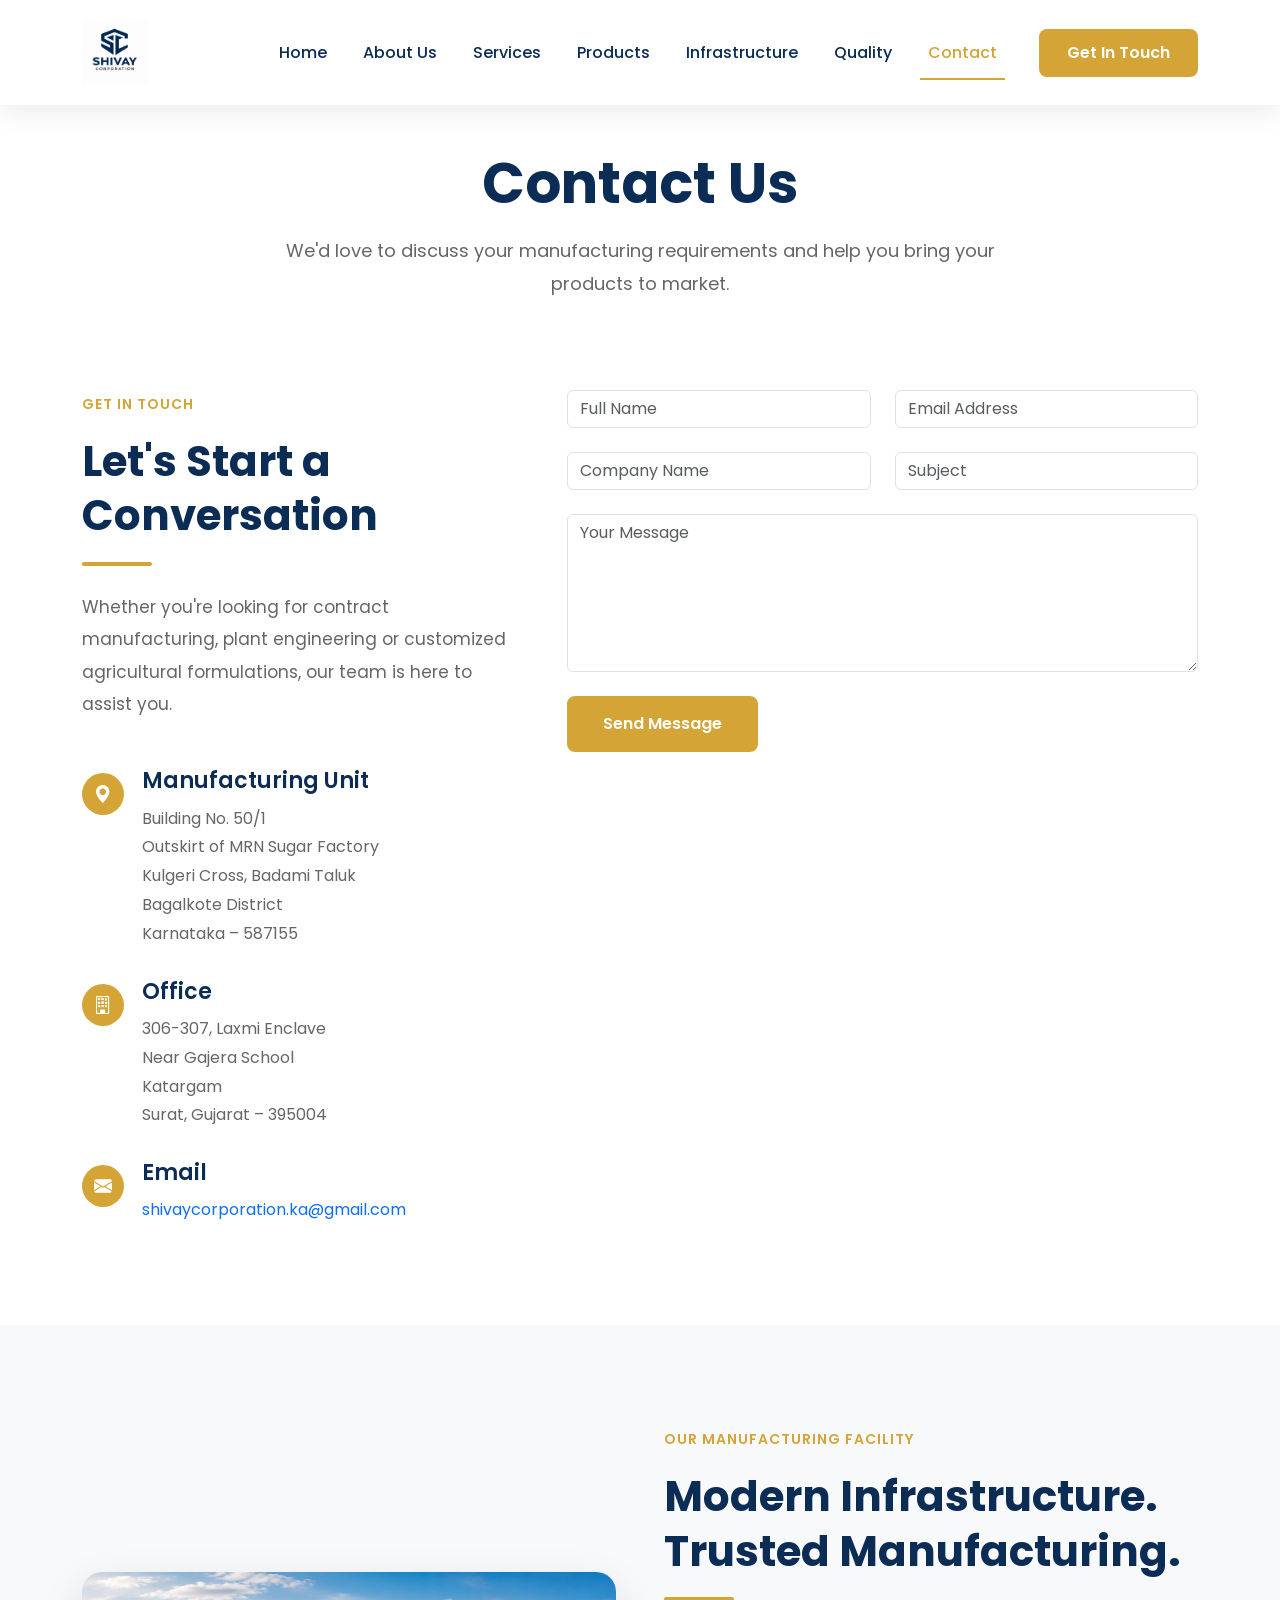
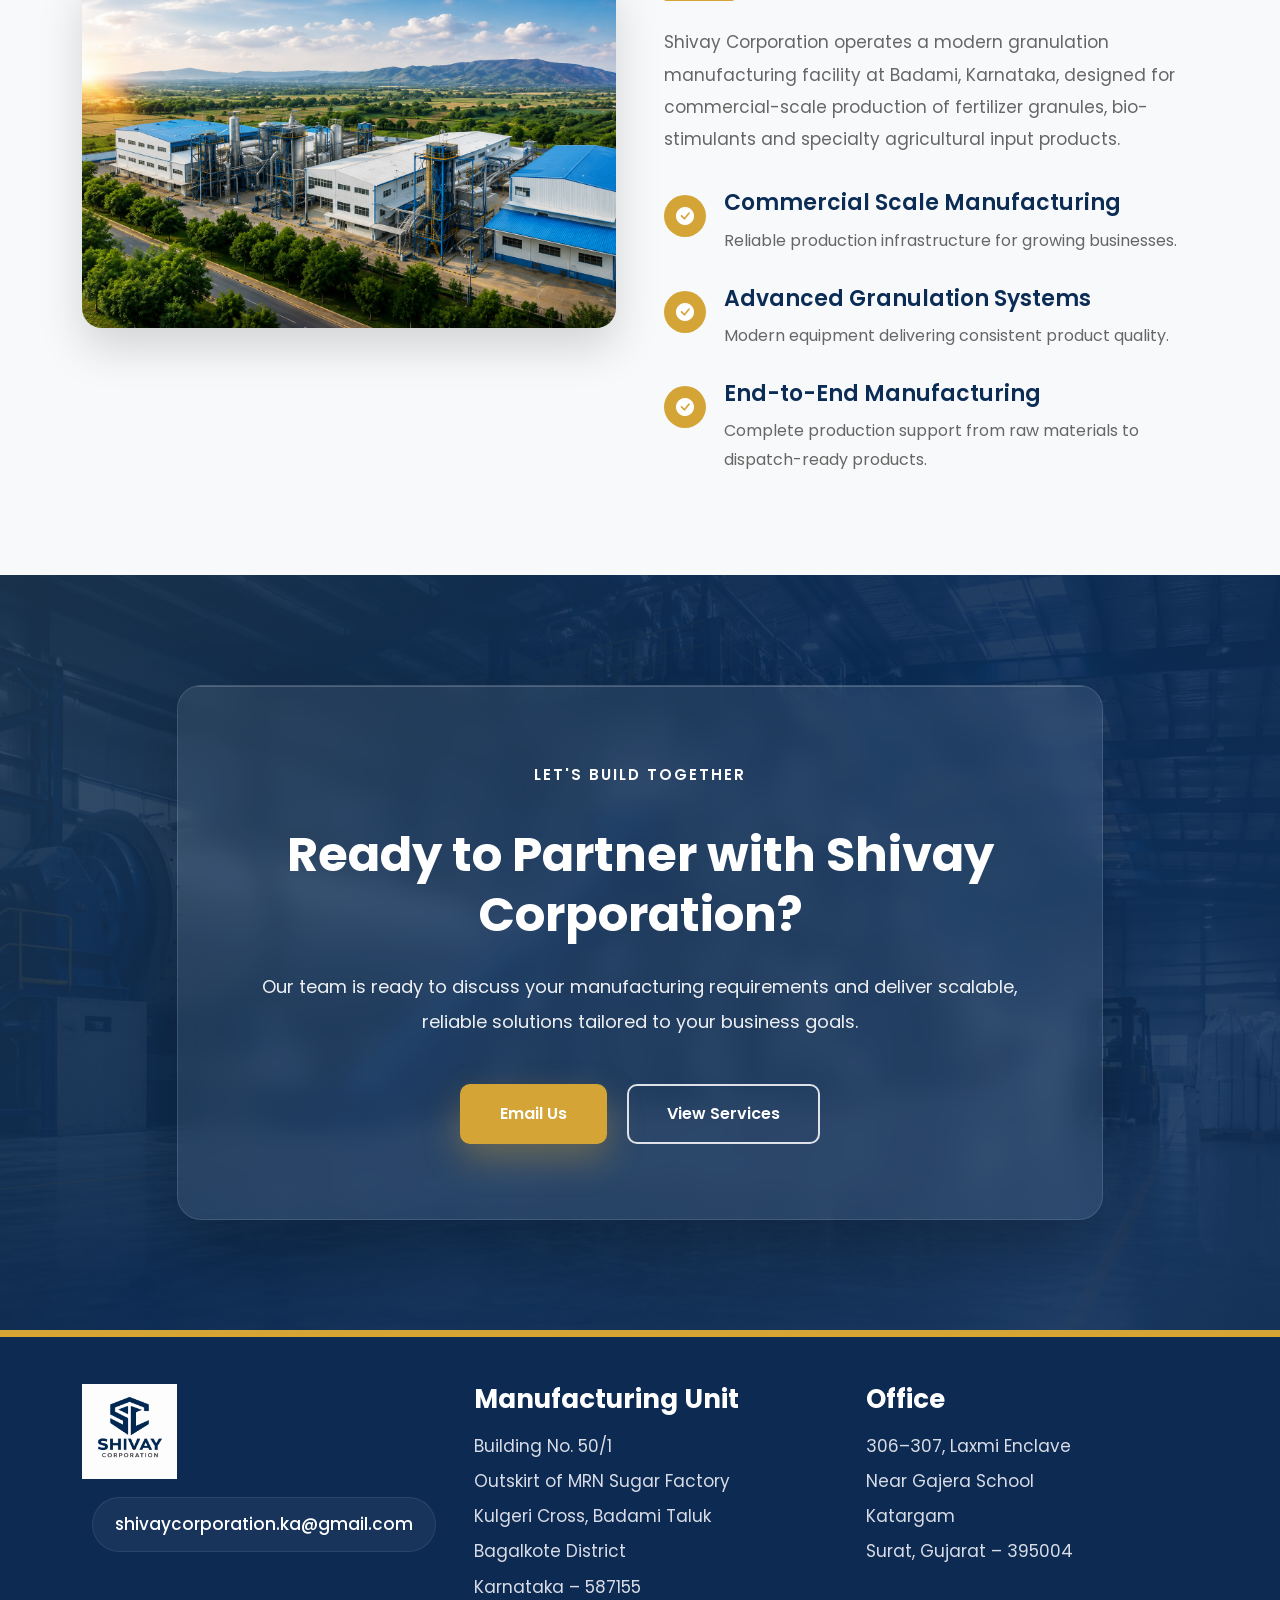
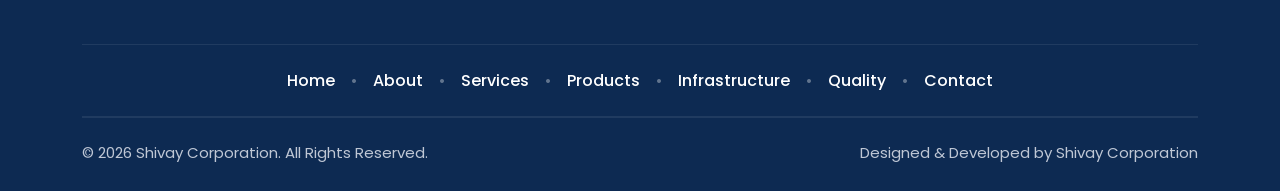
<file: contact.html>
<!DOCTYPE html>
<html lang="en">

<head>

    <meta charset="UTF-8">
    <meta name="viewport" content="width=device-width, initial-scale=1.0">

    <title>Contact Us | Shivay Corporation</title>

    <meta name="description"
        content="Get in touch with Shivay Corporation for contract manufacturing, plant engineering and agricultural manufacturing solutions.">

    <link rel="icon" href="assets/images/home/logo.png">

    <!-- Bootstrap -->
    <link href="https://cdn.jsdelivr.net/npm/bootstrap@5.3.7/dist/css/bootstrap.min.css" rel="stylesheet">

    <!-- Bootstrap Icons -->
    <link rel="stylesheet"
        href="https://cdn.jsdelivr.net/npm/bootstrap-icons@1.11.3/font/bootstrap-icons.min.css">

    <!-- Google Font -->
    <link href="https://fonts.googleapis.com/css2?family=Poppins:wght@300;400;500;600;700;800&display=swap"
        rel="stylesheet">

    <link rel="stylesheet" href="assets/css/style.css">
    <link rel="stylesheet" href="assets/css/responsive.css">

</head>

<body>

    <!-- Header -->

    <header class="header">

        <nav class="navbar navbar-expand-lg">

            <div class="container">

                <a class="navbar-brand" href="index.html">
                    <img src="assets/images/home/logo.png"
                        class="logo"
                        alt="Shivay Corporation">
                </a>

                <button class="navbar-toggler"
                    type="button"
                    data-bs-toggle="collapse"
                    data-bs-target="#navbar">

                    <span class="navbar-toggler-icon"></span>

                </button>

                <div class="collapse navbar-collapse justify-content-end"
                    id="navbar">

                    <ul class="navbar-nav">

                        <li class="nav-item"><a href="index.html" class="nav-link">Home</a></li>
                        <li class="nav-item"><a href="about.html" class="nav-link">About Us</a></li>
                        <li class="nav-item"><a href="services.html" class="nav-link">Services</a></li>
                        <li class="nav-item"><a href="products.html" class="nav-link">Products</a></li>
                        <li class="nav-item"><a href="infrastructure.html" class="nav-link">Infrastructure</a></li>
                        <li class="nav-item"><a href="quality.html" class="nav-link">Quality</a></li>
                        <li class="nav-item"><a href="contact.html" class="nav-link active">Contact</a></li>

                    </ul>

                    <a href="contact.html"
                        class="btn btn-contact ms-lg-4">

                        Get In Touch

                    </a>

                </div>

            </div>

        </nav>

    </header>



    <!-- ==========================================
            PAGE BANNER
    =========================================== -->

    <section class="page-banner">

        <div class="page-banner-overlay"></div>

        <div class="container">

            <div class="row justify-content-center text-center">

                <div class="col-lg-8">

                    <h1>Contact Us</h1>

                    <p>

                        We'd love to discuss your manufacturing requirements
                        and help you bring your products to market.

                    </p>

                </div>

            </div>

        </div>

    </section>



    <!-- ==========================================
            CONTACT SECTION
    =========================================== -->

    <section class="section-padding">

        <div class="container">

            <div class="row g-5">

                <div class="col-lg-5">

                    <span class="section-subtitle">

                        Get In Touch

                    </span>

                    <h2 class="section-title">

                        Let's Start a Conversation

                    </h2>

                    <p class="section-text">

                        Whether you're looking for contract manufacturing,
                        plant engineering or customized agricultural
                        formulations, our team is here to assist you.

                    </p>

                    <div class="why-list mt-5">

                        <div class="why-item">

                            <i class="bi bi-geo-alt-fill"></i>

                            <div>

                                <h5>Manufacturing Unit</h5>

                                <p>

                                    Building No. 50/1<br>

                                    Outskirt of MRN Sugar Factory<br>

                                    Kulgeri Cross, Badami Taluk<br>

                                    Bagalkote District<br>

                                    Karnataka – 587155

                                </p>

                            </div>

                        </div>

                        <div class="why-item">

                            <i class="bi bi-building"></i>

                            <div>

                                <h5>Office</h5>

                                <p>

                                    306-307, Laxmi Enclave<br>

                                    Near Gajera School<br>

                                    Katargam<br>

                                    Surat, Gujarat – 395004

                                </p>

                            </div>

                        </div>

                        <div class="why-item">

                            <i class="bi bi-envelope-fill"></i>

                            <div>

                                <h5>Email</h5>

                                <p>

                                    <a href="mailto:shivaycorporation.ka@gmail.com">

                                        shivaycorporation.ka@gmail.com

                                    </a>

                                </p>

                            </div>

                        </div>

                    </div>

                </div>



                <div class="col-lg-7">

                    <div class="contact-form">

                        <form>

                            <div class="row">

                                <div class="col-md-6 mb-4">

                                    <input type="text"
                                        class="form-control"
                                        placeholder="Full Name"
                                        required>

                                </div>

                                <div class="col-md-6 mb-4">

                                    <input type="email"
                                        class="form-control"
                                        placeholder="Email Address"
                                        required>

                                </div>

                                <div class="col-md-6 mb-4">

                                    <input type="text"
                                        class="form-control"
                                        placeholder="Company Name">

                                </div>

                                <div class="col-md-6 mb-4">

                                    <input type="text"
                                        class="form-control"
                                        placeholder="Subject">

                                </div>

                                <div class="col-12 mb-4">

                                    <textarea class="form-control"
                                        rows="6"
                                        placeholder="Your Message"
                                        required></textarea>

                                </div>

                                <div class="col-12">

                                    <button class="btn btn-primary-custom">

                                        Send Message

                                    </button>

                                </div>

                            </div>

                        </form>

                    </div>

                </div>

            </div>

        </div>

    </section>

        <!-- ==========================================
            MANUFACTURING FACILITY
    =========================================== -->

    <section class="section-padding bg-light-section">

        <div class="container">

            <div class="row align-items-center g-5">

                <div class="col-lg-6">

                    <img src="assets/images/home/factory-aerial.jpg"
                        class="img-fluid rounded-4 shadow-lg"
                        alt="Manufacturing Facility">

                </div>

                <div class="col-lg-6">

                    <span class="section-subtitle">

                        Our Manufacturing Facility

                    </span>

                    <h2 class="section-title">

                        Modern Infrastructure. Trusted Manufacturing.

                    </h2>

                    <p class="section-text">

                        Shivay Corporation operates a modern granulation
                        manufacturing facility at Badami, Karnataka,
                        designed for commercial-scale production of
                        fertilizer granules, bio-stimulants and
                        specialty agricultural input products.

                    </p>

                    <div class="why-list">

                        <div class="why-item">

                            <i class="bi bi-check-circle-fill"></i>

                            <div>

                                <h5>Commercial Scale Manufacturing</h5>

                                <p>
                                    Reliable production infrastructure for
                                    growing businesses.
                                </p>

                            </div>

                        </div>

                        <div class="why-item">

                            <i class="bi bi-check-circle-fill"></i>

                            <div>

                                <h5>Advanced Granulation Systems</h5>

                                <p>
                                    Modern equipment delivering consistent
                                    product quality.
                                </p>

                            </div>

                        </div>

                        <div class="why-item">

                            <i class="bi bi-check-circle-fill"></i>

                            <div>

                                <h5>End-to-End Manufacturing</h5>

                                <p>
                                    Complete production support from raw
                                    materials to dispatch-ready products.
                                </p>

                            </div>

                        </div>

                    </div>

                </div>

            </div>

        </div>

    </section>



    <!-- ==========================================
            CALL TO ACTION
    =========================================== -->

    <section class="cta-section">

        <div class="container">

            <div class="row justify-content-center">

                <div class="col-lg-10">

                    <div class="cta-box text-center">

                        <span class="section-subtitle text-white">

                            Let's Build Together

                        </span>

                        <h2 class="cta-title">

                            Ready to Partner with Shivay Corporation?

                        </h2>

                        <p class="cta-text">

                            Our team is ready to discuss your manufacturing
                            requirements and deliver scalable, reliable
                            solutions tailored to your business goals.

                        </p>

                        <div class="cta-buttons">

                            <a href="mailto:shivaycorporation.ka@gmail.com"
                                class="btn btn-light-custom">

                                Email Us

                            </a>

                            <a href="services.html"
                                class="btn btn-outline-light-custom">

                                View Services

                            </a>

                        </div>

                    </div>

                </div>

            </div>

        </div>

    </section>



    <!-- ==========================================
            FOOTER
    =========================================== -->

<footer class="footer">
    <div class="container">

        <!-- Top Footer -->
        <div class="footer-top">

            <!-- Logo + Email -->
            <div class="footer-brand">
                <a href="index.html">
                    <img src="assets/images/home/logo.png" alt="Shivay Corporation">
                </a>

                <div class="footer-email">
                    <i class="fas fa-envelope"></i>
                    <a href="mailto:shivaycorporation.ka@gmail.com">
                        shivaycorporation.ka@gmail.com
                    </a>
                </div>
            </div>

            <!-- Manufacturing Unit -->
            <div class="footer-address">
                <h4>Manufacturing Unit</h4>

                <p>Building No. 50/1</p>
                <p>Outskirt of MRN Sugar Factory</p>
                <p>Kulgeri Cross, Badami Taluk</p>
                <p>Bagalkote District</p>
                <p>Karnataka – 587155</p>
            </div>

            <!-- Corporate Office -->
            <div class="footer-address">
                <h4>Office</h4>

                <p>306–307, Laxmi Enclave</p>
                <p>Near Gajera School</p>
                <p>Katargam</p>
                <p>Surat, Gujarat – 395004</p>
            </div>

        </div>

        <!-- Navigation -->
        <div class="footer-links">
            <a href="index.html">Home</a>
            <span>•</span>

            <a href="about.html">About</a>
            <span>•</span>

            <a href="services.html">Services</a>
            <span>•</span>

            <a href="products.html">Products</a>
            <span>•</span>

            <a href="infrastructure.html">Infrastructure</a>
            <span>•</span>

            <a href="quality.html">Quality</a>
            <span>•</span>

            <a href="contact.html">Contact</a>
        </div>

        <!-- Bottom -->
        <div class="footer-bottom">
            <p>© 2026 Shivay Corporation. All Rights Reserved.</p>

            <p>Designed & Developed by Shivay Corporation</p>
        </div>

    </div>
</footer>



    <!-- Bootstrap -->

    <script src="https://cdn.jsdelivr.net/npm/bootstrap@5.3.7/dist/js/bootstrap.bundle.min.js"></script>

    <!-- Custom JS -->

    <script src="assets/js/script.js"></script>

</body>

</html>
</file>
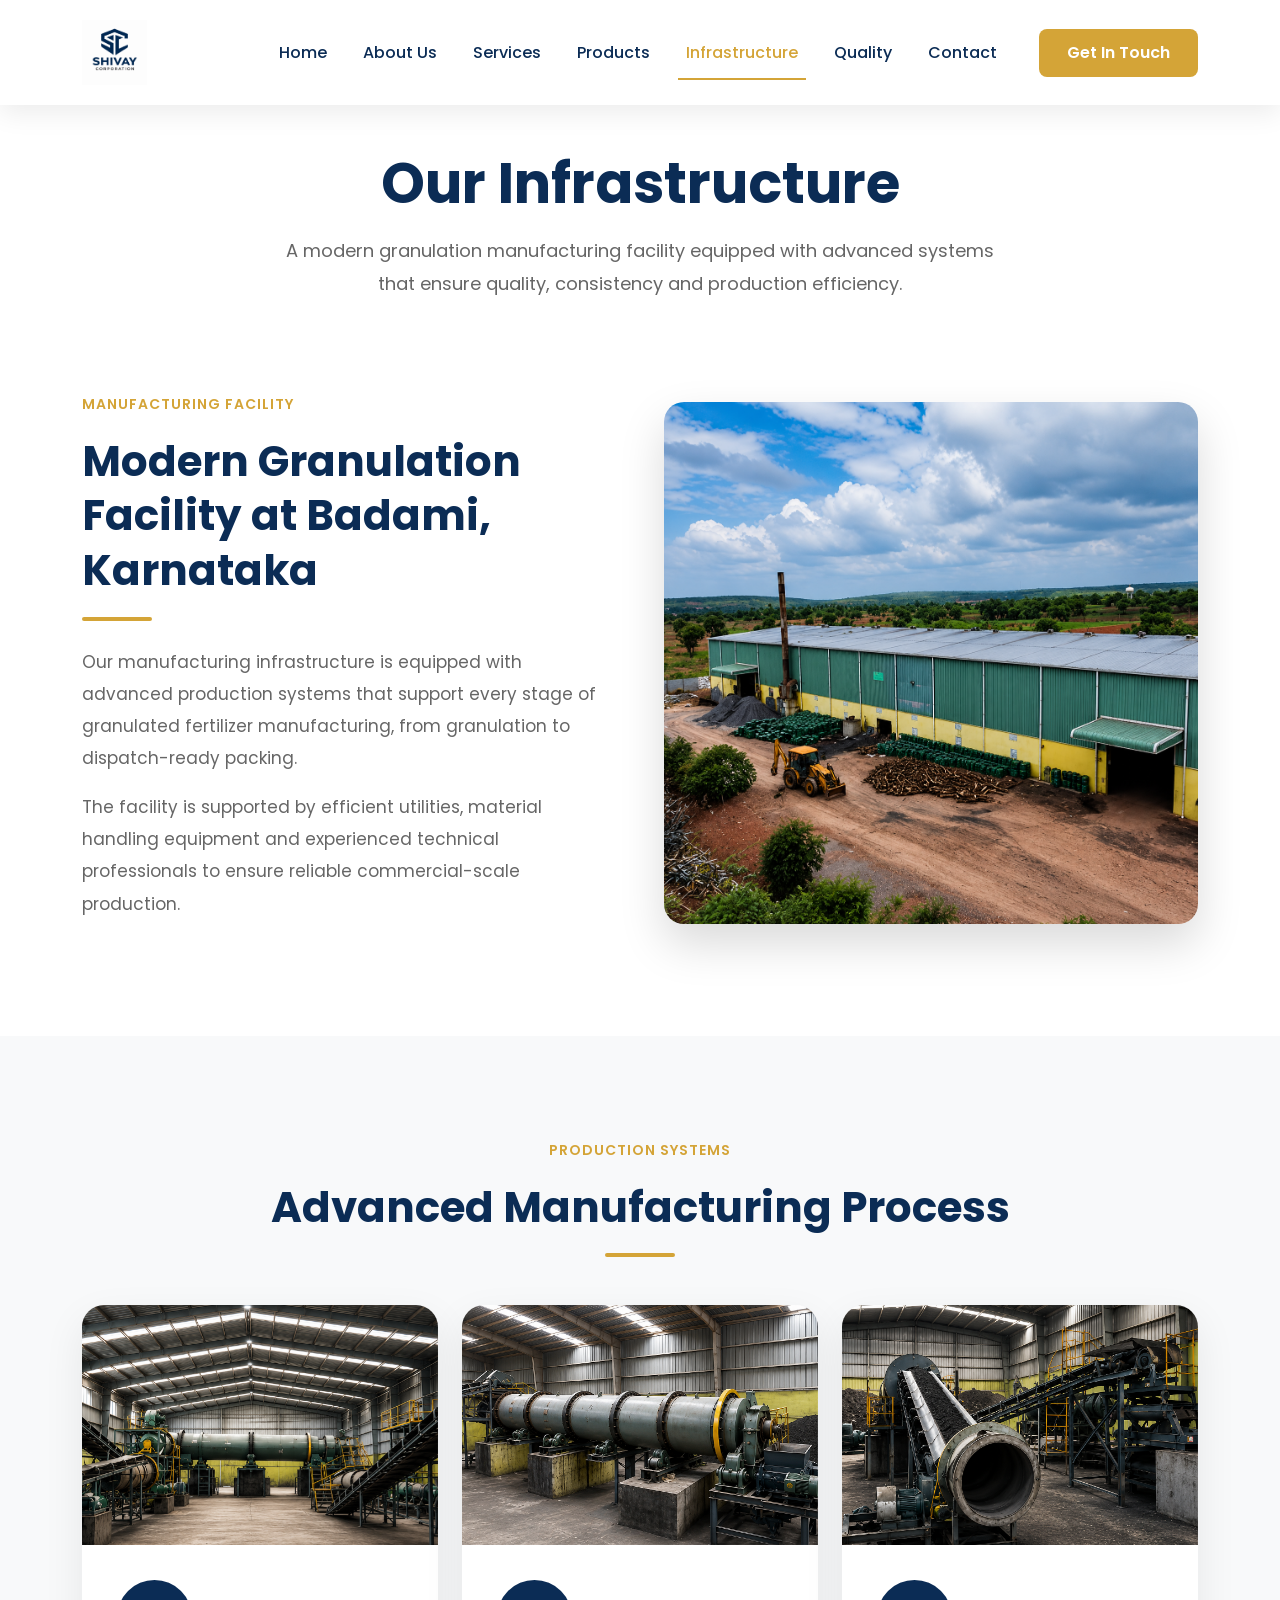
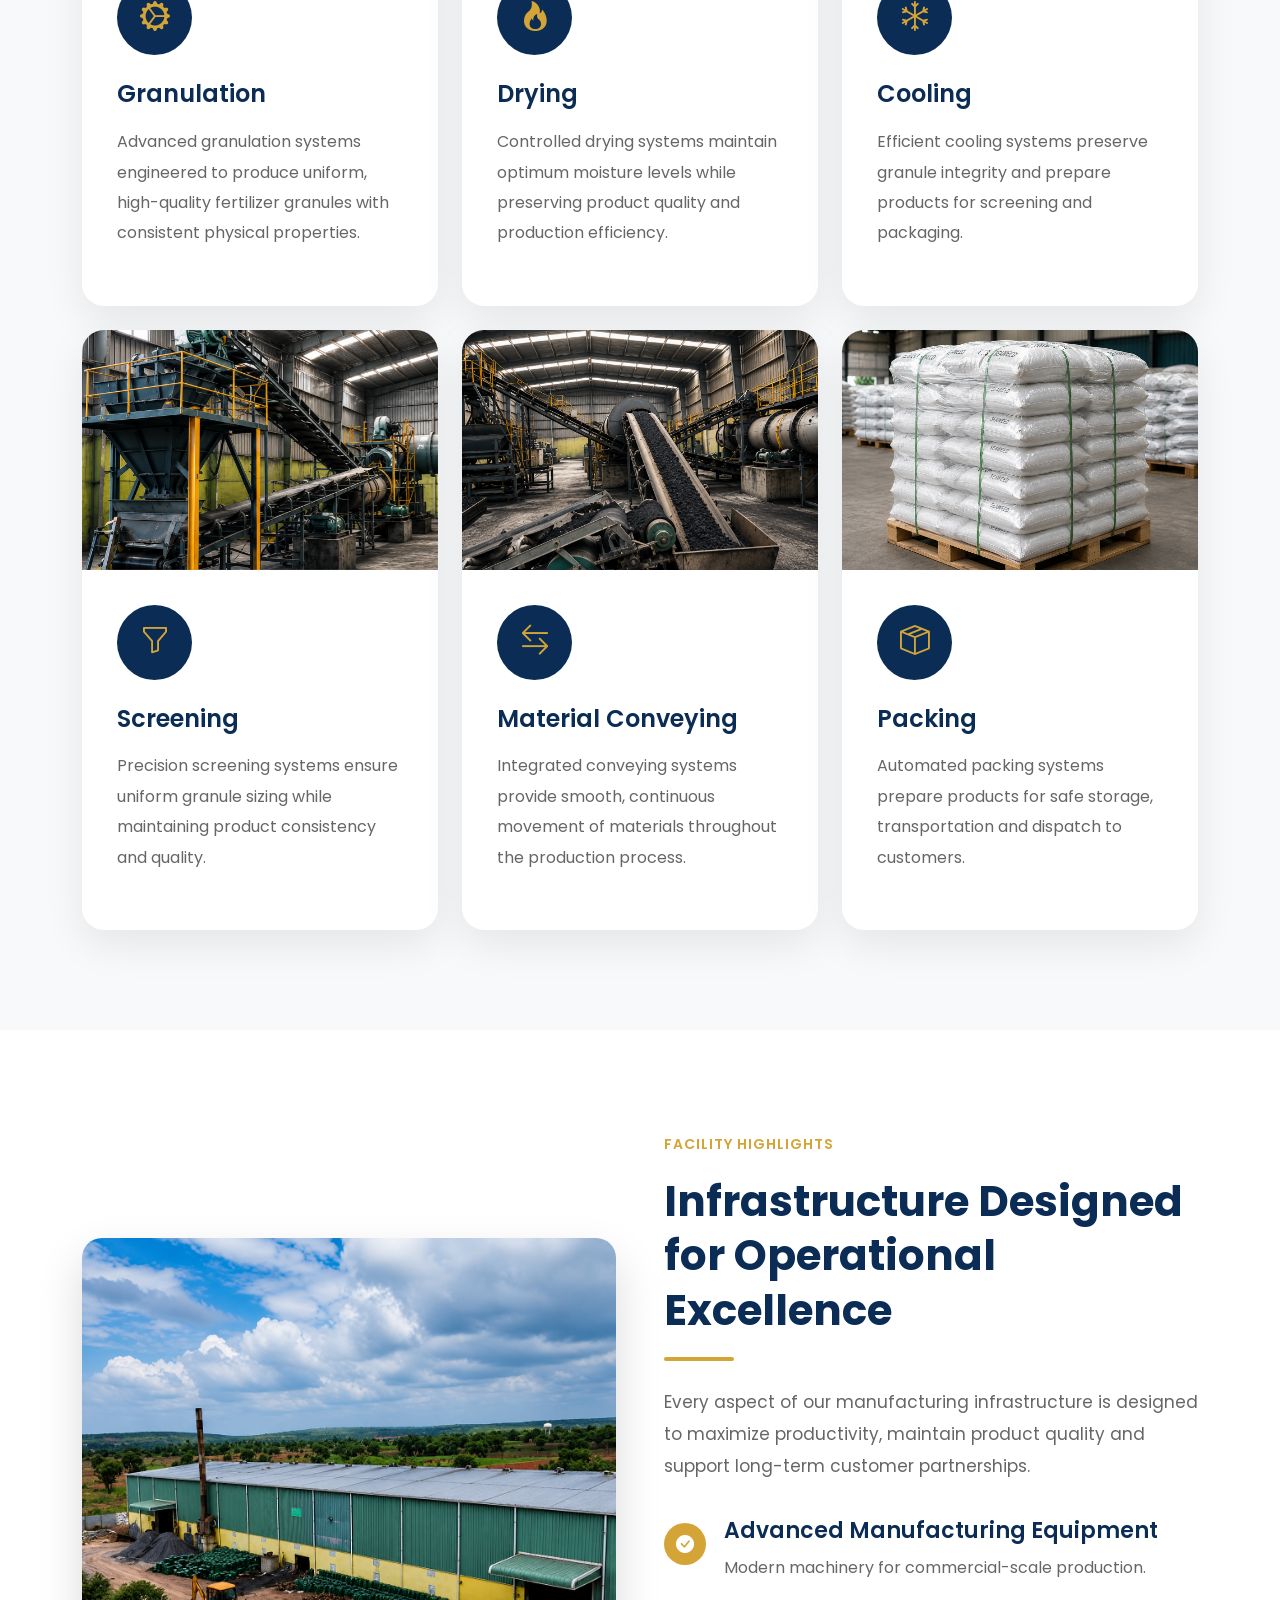
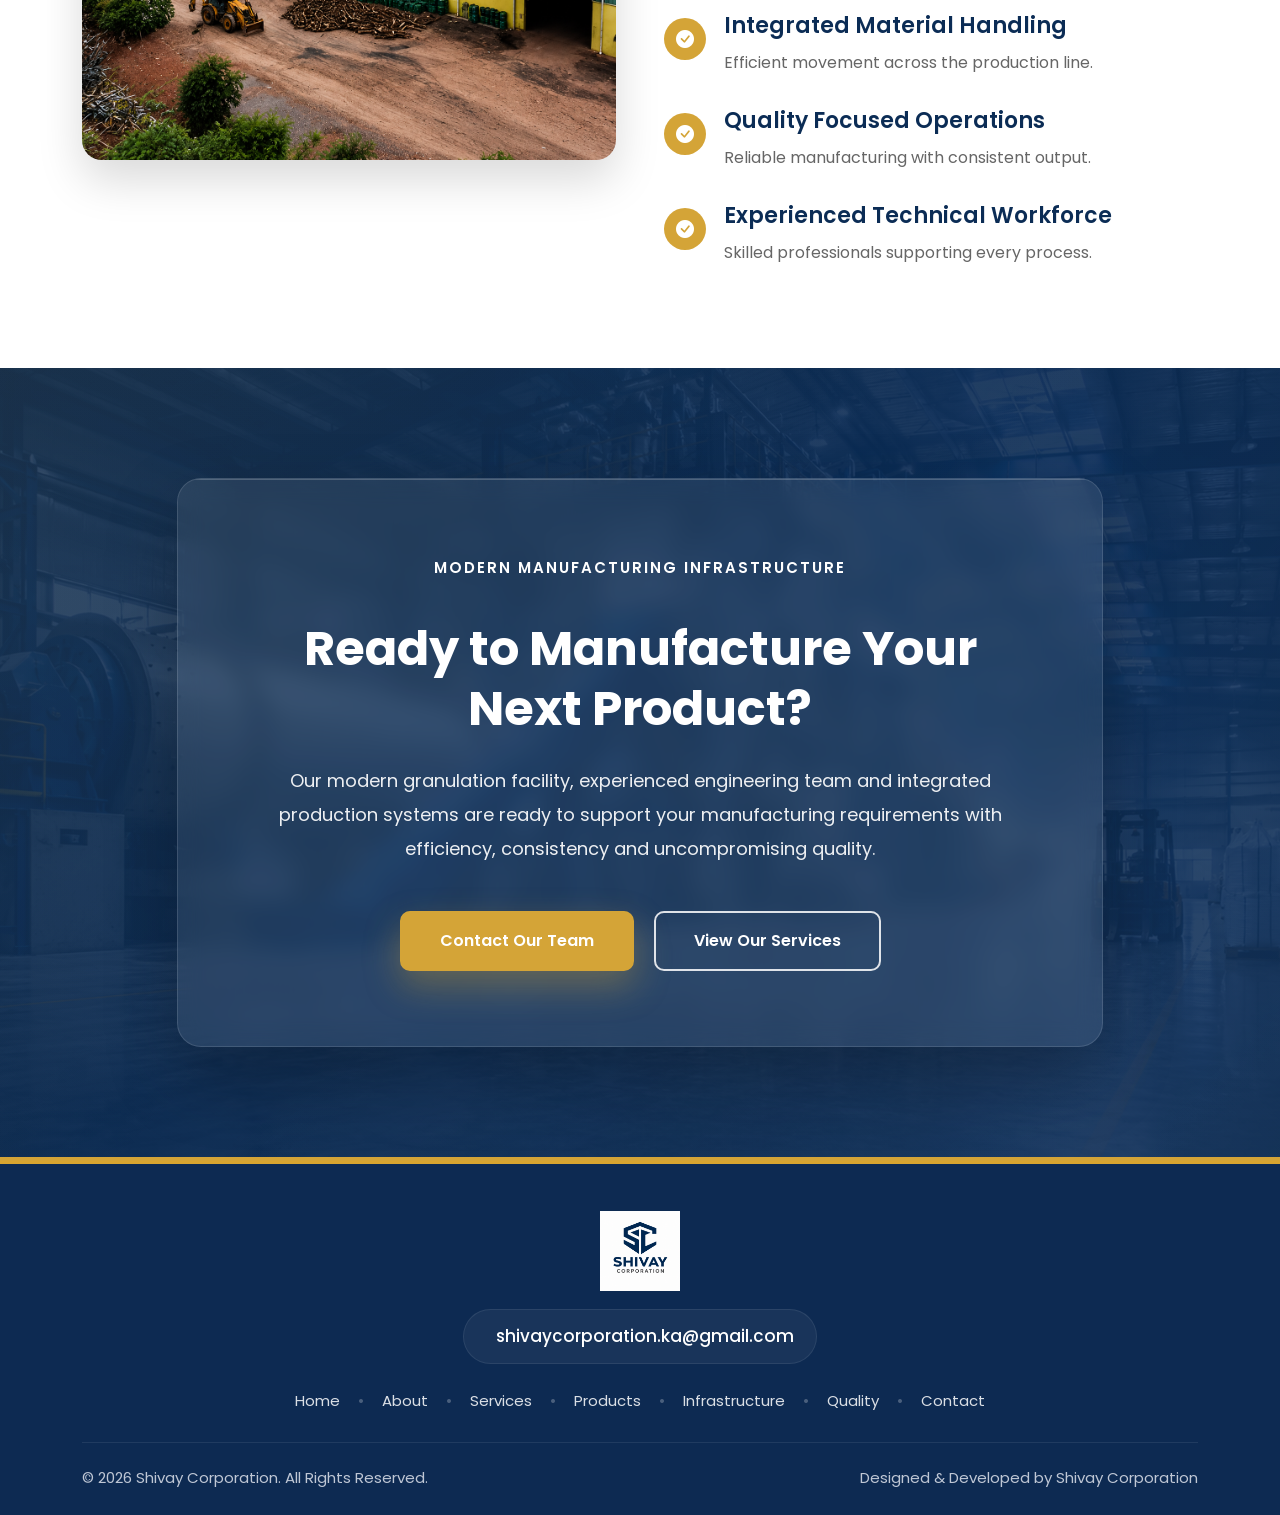
<file: infrastructure.html>
<!DOCTYPE html>
<html lang="en">

<head>

    <meta charset="UTF-8">
    <meta name="viewport" content="width=device-width, initial-scale=1.0">

    <title>Infrastructure | Shivay Corporation</title>

    <meta name="description"
        content="Explore Shivay Corporation's modern granulation manufacturing facility in Badami, Karnataka.">

    <link rel="icon" href="assets/images/home/logo.png">

    <!-- Bootstrap -->
    <link href="https://cdn.jsdelivr.net/npm/bootstrap@5.3.7/dist/css/bootstrap.min.css" rel="stylesheet">

    <!-- Bootstrap Icons -->
    <link rel="stylesheet"
        href="https://cdn.jsdelivr.net/npm/bootstrap-icons@1.11.3/font/bootstrap-icons.min.css">

    <!-- Google Font -->
    <link href="https://fonts.googleapis.com/css2?family=Poppins:wght@300;400;500;600;700;800&display=swap"
        rel="stylesheet">

    <link rel="stylesheet" href="assets/css/style.css">
    <link rel="stylesheet" href="assets/css/responsive.css">

</head>

<body>

    <!-- Header -->

    <header class="header">

        <nav class="navbar navbar-expand-lg">

            <div class="container">

                <a class="navbar-brand" href="index.html">
                    <img src="assets/images/home/logo.png" class="logo" alt="Shivay Corporation">
                </a>

                <button class="navbar-toggler"
                    type="button"
                    data-bs-toggle="collapse"
                    data-bs-target="#navbar">

                    <span class="navbar-toggler-icon"></span>

                </button>

                <div class="collapse navbar-collapse justify-content-end"
                    id="navbar">

                    <ul class="navbar-nav">

                        <li class="nav-item"><a href="index.html" class="nav-link">Home</a></li>
                        <li class="nav-item"><a href="about.html" class="nav-link">About Us</a></li>
                        <li class="nav-item"><a href="services.html" class="nav-link">Services</a></li>
                        <li class="nav-item"><a href="products.html" class="nav-link">Products</a></li>
                        <li class="nav-item"><a href="infrastructure.html" class="nav-link active">Infrastructure</a></li>
                        <li class="nav-item"><a href="quality.html" class="nav-link">Quality</a></li>
                        <li class="nav-item"><a href="contact.html" class="nav-link">Contact</a></li>

                    </ul>

                    <a href="contact.html" class="btn btn-contact ms-lg-4">
                        Get In Touch
                    </a>

                </div>

            </div>

        </nav>

    </header>



    <!-- Page Banner -->

    <section class="page-banner">

        <div class="page-banner-overlay"></div>

        <div class="container">

            <div class="row justify-content-center text-center">

                <div class="col-lg-8">

                    <h1>Our Infrastructure</h1>

                    <p>

                        A modern granulation manufacturing facility equipped
                        with advanced systems that ensure quality,
                        consistency and production efficiency.

                    </p>

                </div>

            </div>

        </div>

    </section>



    <!-- Facility Overview -->

    <section class="section-padding">

        <div class="container">

            <div class="row align-items-center g-5">

                <div class="col-lg-6">

                    <span class="section-subtitle">

                        Manufacturing Facility

                    </span>

                    <h2 class="section-title">

                        Modern Granulation Facility at Badami, Karnataka

                    </h2>

                    <p class="section-text">

                        Our manufacturing infrastructure is equipped with
                        advanced production systems that support every stage
                        of granulated fertilizer manufacturing, from
                        granulation to dispatch-ready packing.

                    </p>

                    <p class="section-text">

                        The facility is supported by efficient utilities,
                        material handling equipment and experienced technical
                        professionals to ensure reliable commercial-scale
                        production.

                    </p>

                </div>

                <div class="col-lg-6">

                    <img src="assets/images/home/warehouse.jpg"
                        class="img-fluid rounded-4 shadow-lg"
                        alt="Infrastructure">

                </div>

            </div>

        </div>

    </section>



    <!-- Production Units -->

    <section class="section-padding bg-light-section">

        <div class="container">

            <div class="text-center mb-5">

                <span class="section-subtitle">

                    Production Systems

                </span>

                <h2 class="section-title">

                    Advanced Manufacturing Process

                </h2>

            </div>

            <div class="row g-4">
                                <!-- Granulation -->

                <div class="col-lg-4 col-md-6">

                    <div class="service-card">

                        <img src="assets/images/home/granulation.jpg"
                            alt="Granulation">

                        <div class="service-content">

                            <div class="service-icon">
                                <i class="bi bi-gear-wide-connected"></i>
                            </div>

                            <h4>Granulation</h4>

                            <p>

                                Advanced granulation systems engineered to
                                produce uniform, high-quality fertilizer
                                granules with consistent physical properties.

                            </p>

                        </div>

                    </div>

                </div>



                <!-- Drying -->

                <div class="col-lg-4 col-md-6">

                    <div class="service-card">

                        <img src="assets/images/home/dryer.jpg"
                            alt="Drying">

                        <div class="service-content">

                            <div class="service-icon">
                                <i class="bi bi-fire"></i>
                            </div>

                            <h4>Drying</h4>

                            <p>

                                Controlled drying systems maintain optimum
                                moisture levels while preserving product
                                quality and production efficiency.

                            </p>

                        </div>

                    </div>

                </div>



                <!-- Cooling -->

                <div class="col-lg-4 col-md-6">

                    <div class="service-card">

                        <img src="assets/images/home/cooler.jpg"
                            alt="Cooling">

                        <div class="service-content">

                            <div class="service-icon">
                                <i class="bi bi-snow"></i>
                            </div>

                            <h4>Cooling</h4>

                            <p>

                                Efficient cooling systems preserve granule
                                integrity and prepare products for screening
                                and packaging.

                            </p>

                        </div>

                    </div>

                </div>



                <!-- Screening -->

                <div class="col-lg-4 col-md-6">

                    <div class="service-card">

                        <img src="assets/images/home/screening.jpg"
                            alt="Screening">

                        <div class="service-content">

                            <div class="service-icon">
                                <i class="bi bi-funnel"></i>
                            </div>

                            <h4>Screening</h4>

                            <p>

                                Precision screening systems ensure uniform
                                granule sizing while maintaining product
                                consistency and quality.

                            </p>

                        </div>

                    </div>

                </div>



                <!-- Conveying -->

                <div class="col-lg-4 col-md-6">

                    <div class="service-card">

                        <img src="assets/images/home/conveying.jpg"
                            alt="Conveying">

                        <div class="service-content">

                            <div class="service-icon">
                                <i class="bi bi-arrow-left-right"></i>
                            </div>

                            <h4>Material Conveying</h4>

                            <p>

                                Integrated conveying systems provide smooth,
                                continuous movement of materials throughout
                                the production process.

                            </p>

                        </div>

                    </div>

                </div>



                <!-- Packing -->

                <div class="col-lg-4 col-md-6">

                    <div class="service-card">

                        <img src="assets/images/home/packing.jpg"
                            alt="Packing">

                        <div class="service-content">

                            <div class="service-icon">
                                <i class="bi bi-box-seam"></i>
                            </div>

                            <h4>Packing</h4>

                            <p>

                                Automated packing systems prepare products
                                for safe storage, transportation and
                                dispatch to customers.

                            </p>

                        </div>

                    </div>

                </div>

            </div>

        </div>

    </section>



    <!-- ==========================================
            FACILITY FEATURES
    =========================================== -->

    <section class="section-padding">

        <div class="container">

            <div class="row align-items-center g-5">

                <div class="col-lg-6">

                    <img src="assets/images/home/warehouse.jpg"
                        alt="Warehouse"
                        class="img-fluid rounded-4 shadow-lg">

                </div>

                <div class="col-lg-6">

                    <span class="section-subtitle">

                        Facility Highlights

                    </span>

                    <h2 class="section-title">

                        Infrastructure Designed for Operational Excellence

                    </h2>

                    <p class="section-text">

                        Every aspect of our manufacturing infrastructure is
                        designed to maximize productivity, maintain product
                        quality and support long-term customer partnerships.

                    </p>

                    <div class="why-list">

                        <div class="why-item">

                            <i class="bi bi-check-circle-fill"></i>

                            <div>

                                <h5>Advanced Manufacturing Equipment</h5>

                                <p>Modern machinery for commercial-scale production.</p>

                            </div>

                        </div>

                        <div class="why-item">

                            <i class="bi bi-check-circle-fill"></i>

                            <div>

                                <h5>Integrated Material Handling</h5>

                                <p>Efficient movement across the production line.</p>

                            </div>

                        </div>

                        <div class="why-item">

                            <i class="bi bi-check-circle-fill"></i>

                            <div>

                                <h5>Quality Focused Operations</h5>

                                <p>Reliable manufacturing with consistent output.</p>

                            </div>

                        </div>

                        <div class="why-item">

                            <i class="bi bi-check-circle-fill"></i>

                            <div>

                                <h5>Experienced Technical Workforce</h5>

                                <p>Skilled professionals supporting every process.</p>

                            </div>

                        </div>

                    </div>

                </div>

            </div>

        </div>

    </section>
        <!-- ==========================================
            CALL TO ACTION
    =========================================== -->

    <section class="cta-section">

        <div class="container">

            <div class="row justify-content-center">

                <div class="col-lg-10">

                    <div class="cta-box text-center">

                        <span class="section-subtitle text-white">

                            Modern Manufacturing Infrastructure

                        </span>

                        <h2 class="cta-title">

                            Ready to Manufacture Your Next Product?

                        </h2>

                        <p class="cta-text">

                            Our modern granulation facility, experienced
                            engineering team and integrated production
                            systems are ready to support your manufacturing
                            requirements with efficiency, consistency and
                            uncompromising quality.

                        </p>

                        <div class="cta-buttons">

                            <a href="contact.html"
                                class="btn btn-light-custom">

                                Contact Our Team

                            </a>

                            <a href="services.html"
                                class="btn btn-outline-light-custom">

                                View Our Services

                            </a>

                        </div>

                    </div>

                </div>

            </div>

        </div>

    </section>



    <!-- ==========================================
            FOOTER
    =========================================== -->
<footer class="footer">

    <div class="container">

        <div class="footer-main">

            <div class="footer-logo">
                <a href="index.html">
                    <img src="assets/images/home/logo.png" class="footer-logo-small" alt="Shivay Corporation">
                </a>
            </div>

            <div class="footer-email">
                <a href="mailto:shivaycorporation.ka@gmail.com">
                    <i class="fas fa-envelope"></i>
                    shivaycorporation.ka@gmail.com
                </a>
            </div>

            <div class="footer-nav">
                <a href="index.html">Home</a>
                <a href="about.html">About</a>
                <a href="services.html">Services</a>
                <a href="products.html">Products</a>
                <a href="manufacturing.html">Infrastructure</a>
                <a href="quality.html">Quality</a>
                <a href="contact.html">Contact</a>
            </div>

        </div>

        <div class="footer-bottom">
            <p>© 2026 Shivay Corporation. All Rights Reserved.</p>
            <p>Designed & Developed by Shivay Corporation</p>
        </div>

    </div>

</footer>


    <!-- Bootstrap -->

    <script src="https://cdn.jsdelivr.net/npm/bootstrap@5.3.7/dist/js/bootstrap.bundle.min.js"></script>

    <!-- Custom JS -->

    <script src="assets/js/script.js"></script>

</body>

</html>
</file>
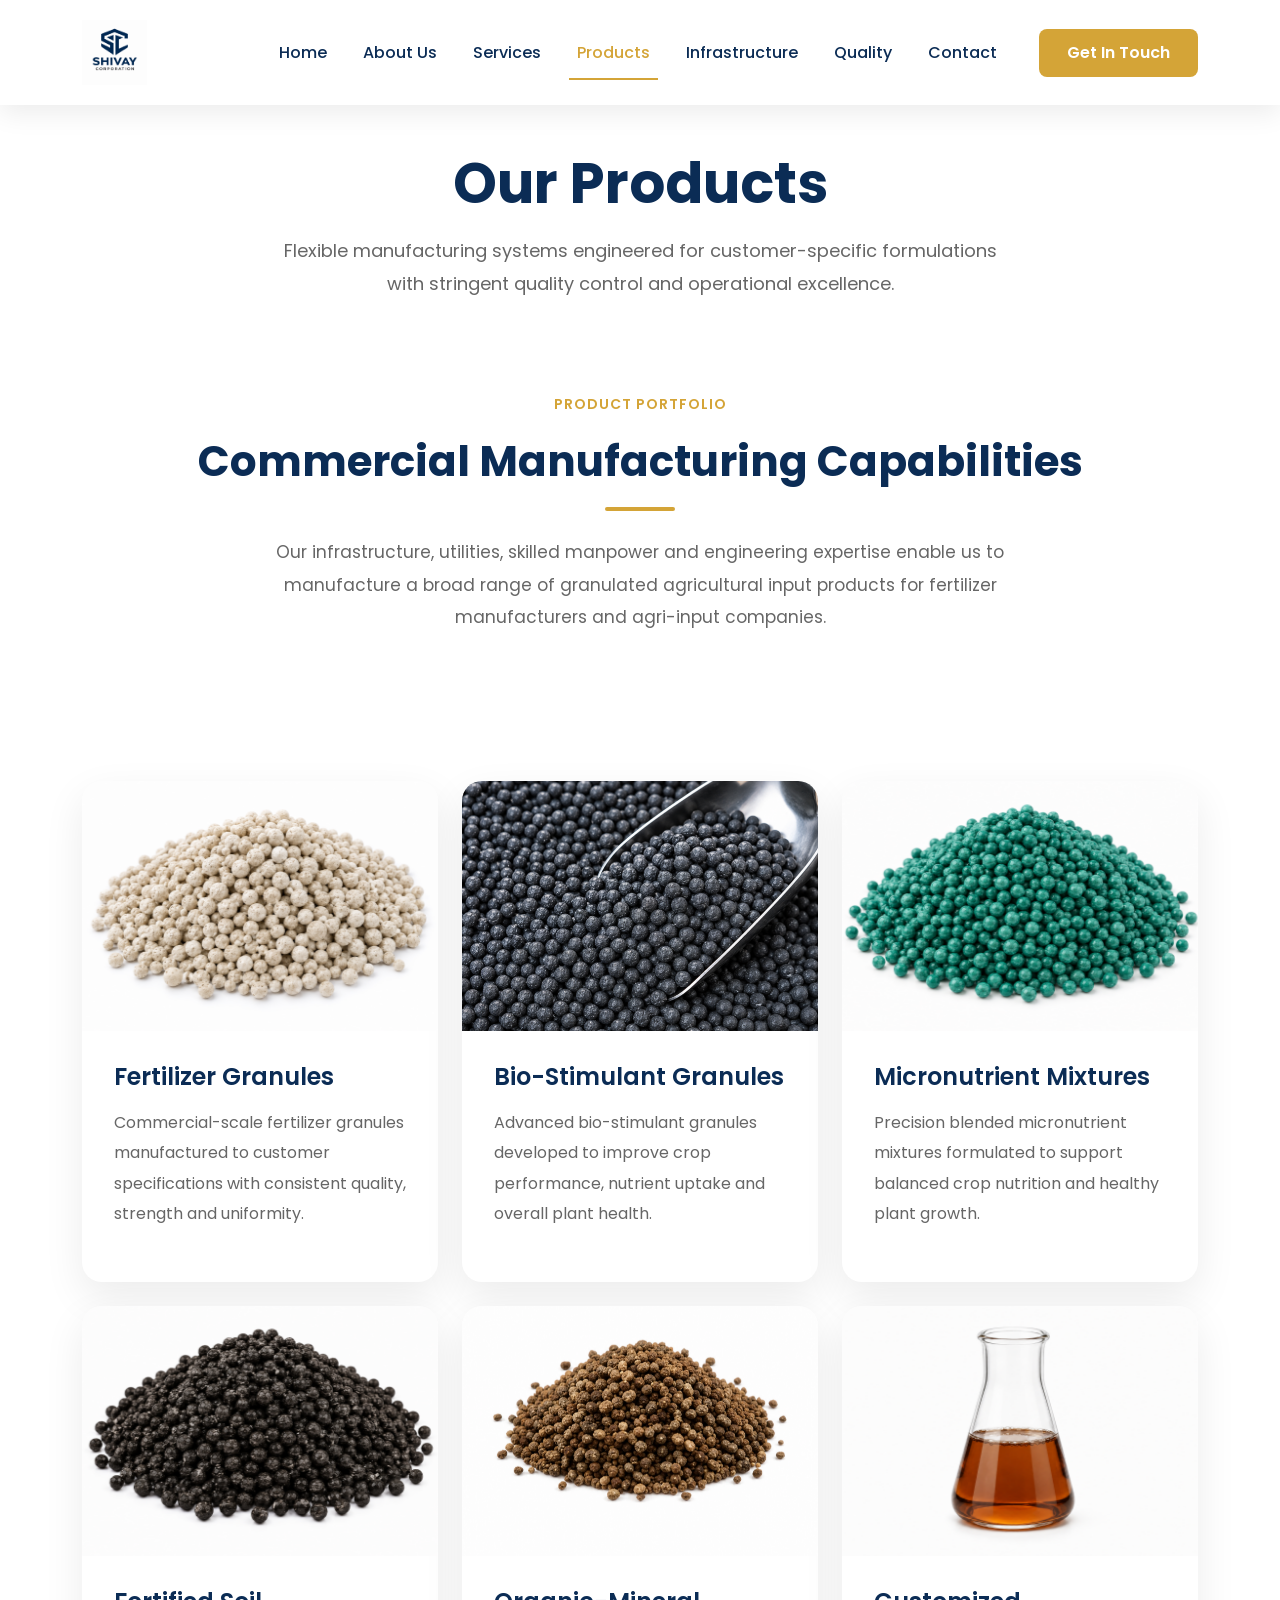
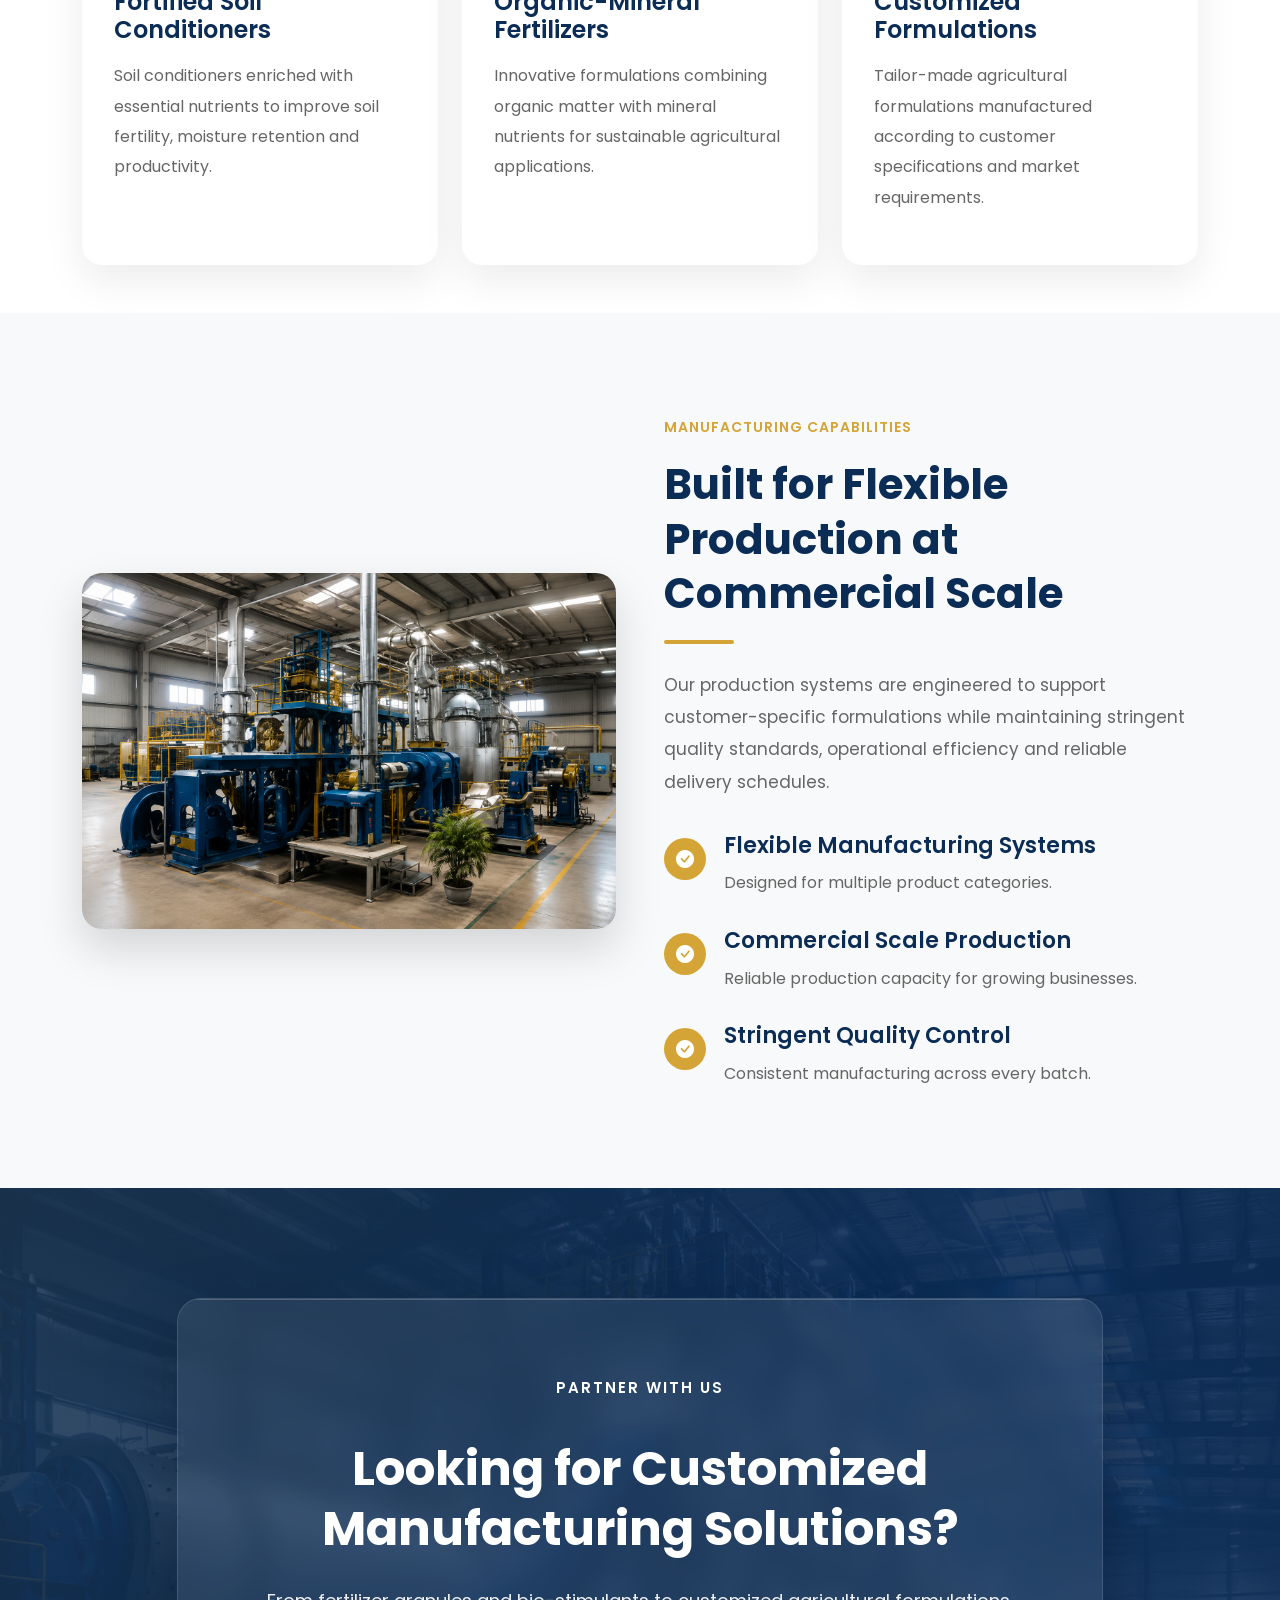
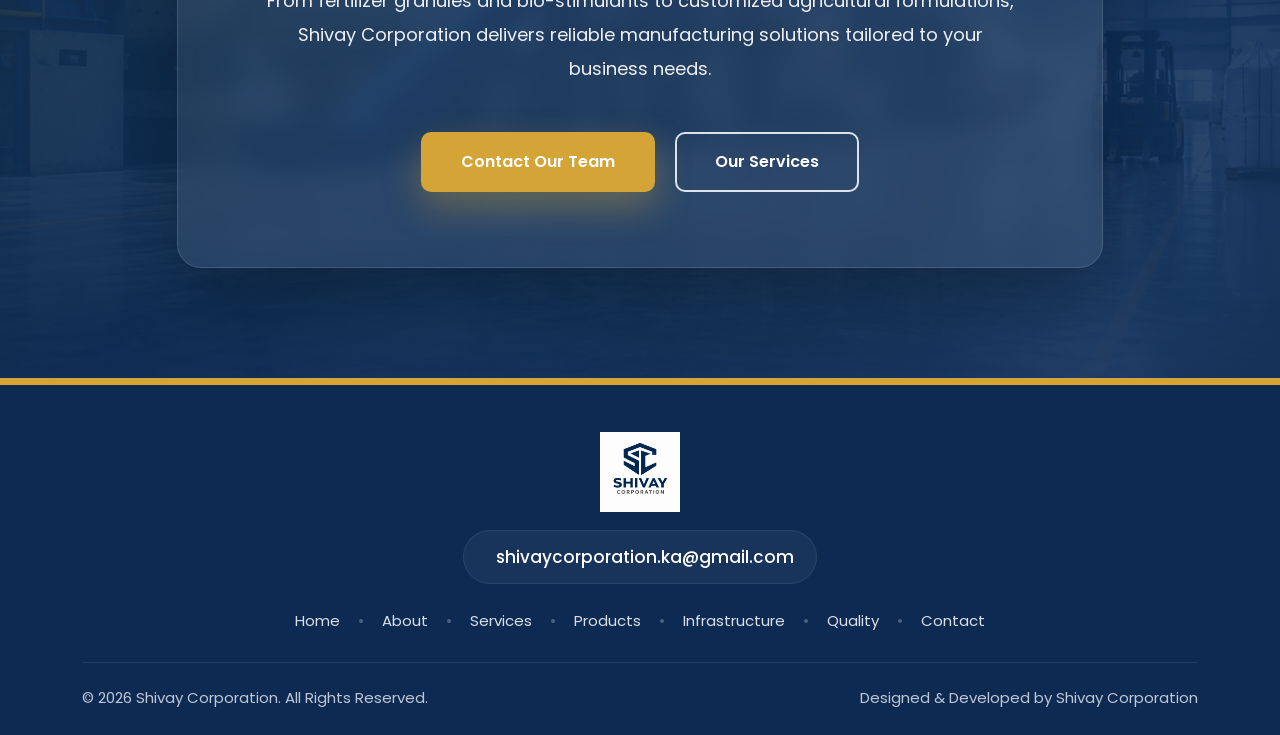
<file: products.html>
<!DOCTYPE html>
<html lang="en">

<head>

    <meta charset="UTF-8">
    <meta name="viewport" content="width=device-width, initial-scale=1.0">

    <title>Products | Shivay Corporation</title>

    <meta name="description"
        content="Commercial-scale manufacturing of fertilizer granules, bio-stimulants, micronutrients, soil conditioners and customized agricultural formulations.">

    <link rel="icon" href="assets/images/home/logo.png">

    <!-- Bootstrap -->
    <link href="https://cdn.jsdelivr.net/npm/bootstrap@5.3.7/dist/css/bootstrap.min.css" rel="stylesheet">

    <!-- Bootstrap Icons -->
    <link rel="stylesheet"
        href="https://cdn.jsdelivr.net/npm/bootstrap-icons@1.11.3/font/bootstrap-icons.min.css">

    <!-- Google Font -->
    <link href="https://fonts.googleapis.com/css2?family=Poppins:wght@300;400;500;600;700;800&display=swap"
        rel="stylesheet">

    <link rel="stylesheet" href="assets/css/style.css">
    <link rel="stylesheet" href="assets/css/responsive.css">

</head>

<body>

    <!-- Header -->

    <header class="header">

        <nav class="navbar navbar-expand-lg">

            <div class="container">

                <a class="navbar-brand" href="index.html">
                    <img src="assets/images/home/logo.png" class="logo" alt="Shivay Corporation">
                </a>

                <button class="navbar-toggler"
                    type="button"
                    data-bs-toggle="collapse"
                    data-bs-target="#navbar">

                    <span class="navbar-toggler-icon"></span>

                </button>

                <div class="collapse navbar-collapse justify-content-end"
                    id="navbar">

                    <ul class="navbar-nav">

                        <li class="nav-item"><a href="index.html" class="nav-link">Home</a></li>
                        <li class="nav-item"><a href="about.html" class="nav-link">About Us</a></li>
                        <li class="nav-item"><a href="services.html" class="nav-link">Services</a></li>
                        <li class="nav-item"><a href="products.html" class="nav-link active">Products</a></li>
                        <li class="nav-item"><a href="infrastructure.html" class="nav-link">Infrastructure</a></li>
                        <li class="nav-item"><a href="quality.html" class="nav-link">Quality</a></li>
                        <li class="nav-item"><a href="contact.html" class="nav-link">Contact</a></li>

                    </ul>

                    <a href="contact.html" class="btn btn-contact ms-lg-4">
                        Get In Touch
                    </a>

                </div>

            </div>

        </nav>

    </header>



    <!-- ==========================================
            PAGE BANNER
    =========================================== -->

    <section class="page-banner">

        <div class="page-banner-overlay"></div>

        <div class="container">

            <div class="row justify-content-center text-center">

                <div class="col-lg-8">

                    <h1>Our Products</h1>

                    <p>

                        Flexible manufacturing systems engineered for
                        customer-specific formulations with stringent
                        quality control and operational excellence.

                    </p>

                </div>

            </div>

        </div>

    </section>



    <!-- ==========================================
            INTRO
    =========================================== -->

    <section class="section-padding">

        <div class="container">

            <div class="text-center mb-5">

                <span class="section-subtitle">

                    Product Portfolio

                </span>

                <h2 class="section-title">

                    Commercial Manufacturing Capabilities

                </h2>

                <p class="section-text mx-auto" style="max-width:800px;">

                    Our infrastructure, utilities, skilled manpower and
                    engineering expertise enable us to manufacture a
                    broad range of granulated agricultural input products
                    for fertilizer manufacturers and agri-input companies.

                </p>

            </div>

        </div>

    </section>



    <!-- ==========================================
            PRODUCTS
    =========================================== -->

    <section class="products-overview pb-5">

        <div class="container">

            <div class="row g-4">
                                <!-- Product 1 -->

                <div class="col-lg-4 col-md-6">

                    <div class="product-card">

                        <img src="assets/images/home/fertilizer-granules.jpg"
                            alt="Fertilizer Granules">

                        <div class="product-content">

                            <h4>Fertilizer Granules</h4>

                            <p>

                                Commercial-scale fertilizer granules
                                manufactured to customer specifications
                                with consistent quality, strength and
                                uniformity.

                            </p>

                        </div>

                    </div>

                </div>



                <!-- Product 2 -->

                <div class="col-lg-4 col-md-6">

                    <div class="product-card">

                        <img src="assets/images/home/bio-stimulant.jpg"
                            alt="Bio Stimulant">

                        <div class="product-content">

                            <h4>Bio-Stimulant Granules</h4>

                            <p>

                                Advanced bio-stimulant granules developed
                                to improve crop performance, nutrient
                                uptake and overall plant health.

                            </p>

                        </div>

                    </div>

                </div>



                <!-- Product 3 -->

                <div class="col-lg-4 col-md-6">

                    <div class="product-card">

                        <img src="assets/images/home/micronutrients.jpg"
                            alt="Micronutrient Mixtures">

                        <div class="product-content">

                            <h4>Micronutrient Mixtures</h4>

                            <p>

                                Precision blended micronutrient mixtures
                                formulated to support balanced crop
                                nutrition and healthy plant growth.

                            </p>

                        </div>

                    </div>

                </div>



                <!-- Product 4 -->

                <div class="col-lg-4 col-md-6">

                    <div class="product-card">

                        <img src="assets/images/home/soil-conditioner.jpg"
                            alt="Soil Conditioners">

                        <div class="product-content">

                            <h4>Fortified Soil Conditioners</h4>

                            <p>

                                Soil conditioners enriched with essential
                                nutrients to improve soil fertility,
                                moisture retention and productivity.

                            </p>

                        </div>

                    </div>

                </div>



                <!-- Product 5 -->

                <div class="col-lg-4 col-md-6">

                    <div class="product-card">

                        <img src="assets/images/home/organic-mineral-fertilizers.jpg"
                            alt="Organic Mineral Fertilizers">

                        <div class="product-content">

                            <h4>Organic-Mineral Fertilizers</h4>

                            <p>

                                Innovative formulations combining organic
                                matter with mineral nutrients for
                                sustainable agricultural applications.

                            </p>

                        </div>

                    </div>

                </div>



                <!-- Product 6 -->

                <div class="col-lg-4 col-md-6">

                    <div class="product-card">

                        <img src="assets/images/home/customized-formulations.jpg"
                            alt="Customized Formulations">

                        <div class="product-content">

                            <h4>Customized Formulations</h4>

                            <p>

                                Tailor-made agricultural formulations
                                manufactured according to customer
                                specifications and market requirements.

                            </p>

                        </div>

                    </div>

                </div>

            </div>

        </div>

    </section>



    <!-- ==========================================
            MANUFACTURING CAPABILITIES
    =========================================== -->

    <section class="section-padding bg-light-section">

        <div class="container">

            <div class="row align-items-center g-5">

                <div class="col-lg-6">

                    <img src="assets/images/home/contract-manufacturing.jpg"
                        alt="Manufacturing Capability"
                        class="img-fluid rounded-4 shadow-lg">

                </div>

                <div class="col-lg-6">

                    <span class="section-subtitle">

                        Manufacturing Capabilities

                    </span>

                    <h2 class="section-title">

                        Built for Flexible Production at Commercial Scale

                    </h2>

                    <p class="section-text">

                        Our production systems are engineered to support
                        customer-specific formulations while maintaining
                        stringent quality standards, operational efficiency
                        and reliable delivery schedules.

                    </p>

                    <div class="why-list">

                        <div class="why-item">

                            <i class="bi bi-check-circle-fill"></i>

                            <div>

                                <h5>Flexible Manufacturing Systems</h5>

                                <p>
                                    Designed for multiple product categories.
                                </p>

                            </div>

                        </div>

                        <div class="why-item">

                            <i class="bi bi-check-circle-fill"></i>

                            <div>

                                <h5>Commercial Scale Production</h5>

                                <p>
                                    Reliable production capacity for growing businesses.
                                </p>

                            </div>

                        </div>

                        <div class="why-item">

                            <i class="bi bi-check-circle-fill"></i>

                            <div>

                                <h5>Stringent Quality Control</h5>

                                <p>
                                    Consistent manufacturing across every batch.
                                </p>

                            </div>

                        </div>

                    </div>

                </div>

            </div>

        </div>

    </section>

        <!-- ==========================================
            CALL TO ACTION
    =========================================== -->

    <section class="cta-section">

        <div class="container">

            <div class="row justify-content-center">

                <div class="col-lg-10">

                    <div class="cta-box text-center">

                        <span class="section-subtitle text-white">

                            Partner With Us

                        </span>

                        <h2 class="cta-title">

                            Looking for Customized Manufacturing Solutions?

                        </h2>

                        <p class="cta-text">

                            From fertilizer granules and bio-stimulants to
                            customized agricultural formulations, Shivay
                            Corporation delivers reliable manufacturing
                            solutions tailored to your business needs.

                        </p>

                        <div class="cta-buttons">

                            <a href="contact.html"
                                class="btn btn-light-custom">

                                Contact Our Team

                            </a>

                            <a href="services.html"
                                class="btn btn-outline-light-custom">

                                Our Services

                            </a>

                        </div>

                    </div>

                </div>

            </div>

        </div>

    </section>



    <!-- ==========================================
            FOOTER
    =========================================== -->
<footer class="footer">

    <div class="container">

        <div class="footer-main">

            <div class="footer-logo">
                <a href="index.html">
                    <img src="assets/images/home/logo.png" class="footer-logo-small" alt="Shivay Corporation">
                </a>
            </div>

            <div class="footer-email">
                <a href="mailto:shivaycorporation.ka@gmail.com">
                    <i class="fas fa-envelope"></i>
                    shivaycorporation.ka@gmail.com
                </a>
            </div>

            <div class="footer-nav">
                <a href="index.html">Home</a>
                <a href="about.html">About</a>
                <a href="services.html">Services</a>
                <a href="products.html">Products</a>
                <a href="manufacturing.html">Infrastructure</a>
                <a href="quality.html">Quality</a>
                <a href="contact.html">Contact</a>
            </div>

        </div>

        <div class="footer-bottom">
            <p>© 2026 Shivay Corporation. All Rights Reserved.</p>
            <p>Designed & Developed by Shivay Corporation</p>
        </div>

    </div>

</footer>

    <!-- Bootstrap JS -->

    <script src="https://cdn.jsdelivr.net/npm/bootstrap@5.3.7/dist/js/bootstrap.bundle.min.js"></script>

    <!-- Custom JS -->

    <script src="assets/js/script.js"></script>

</body>

</html>
</file>
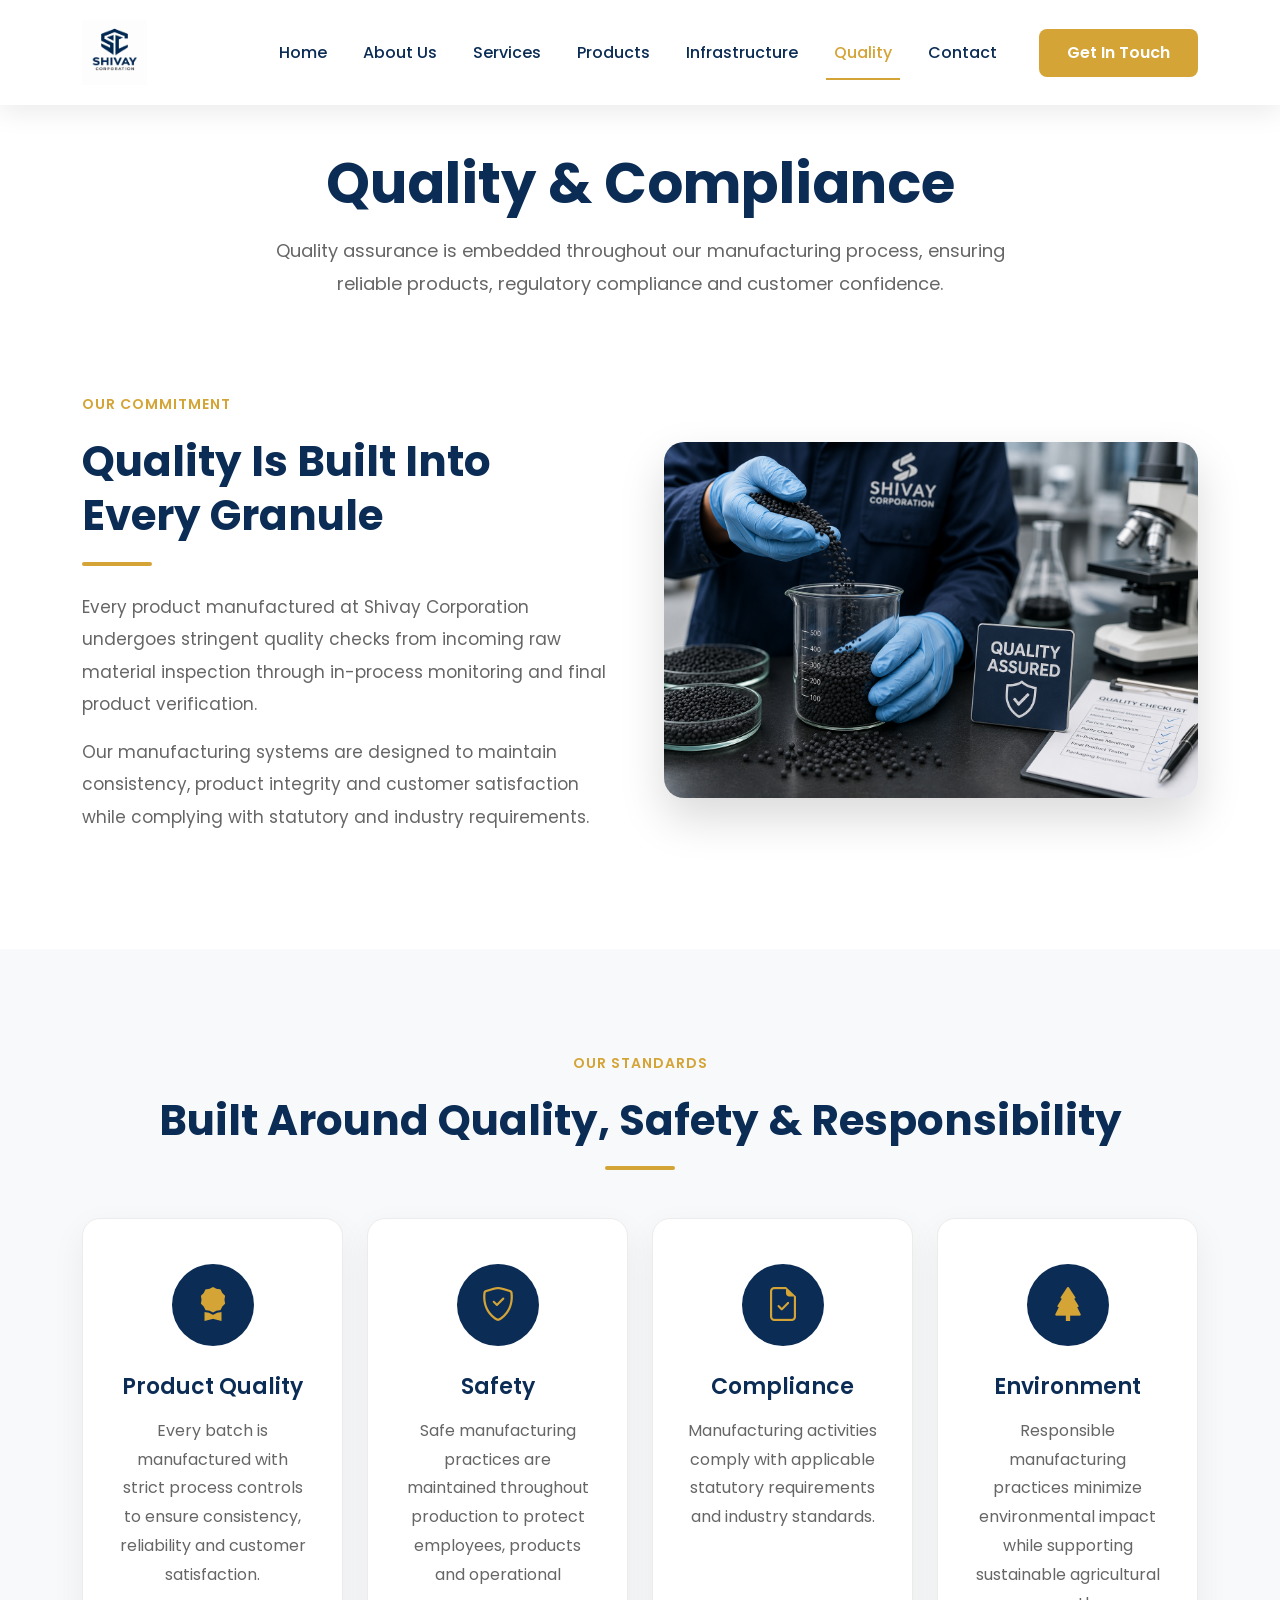
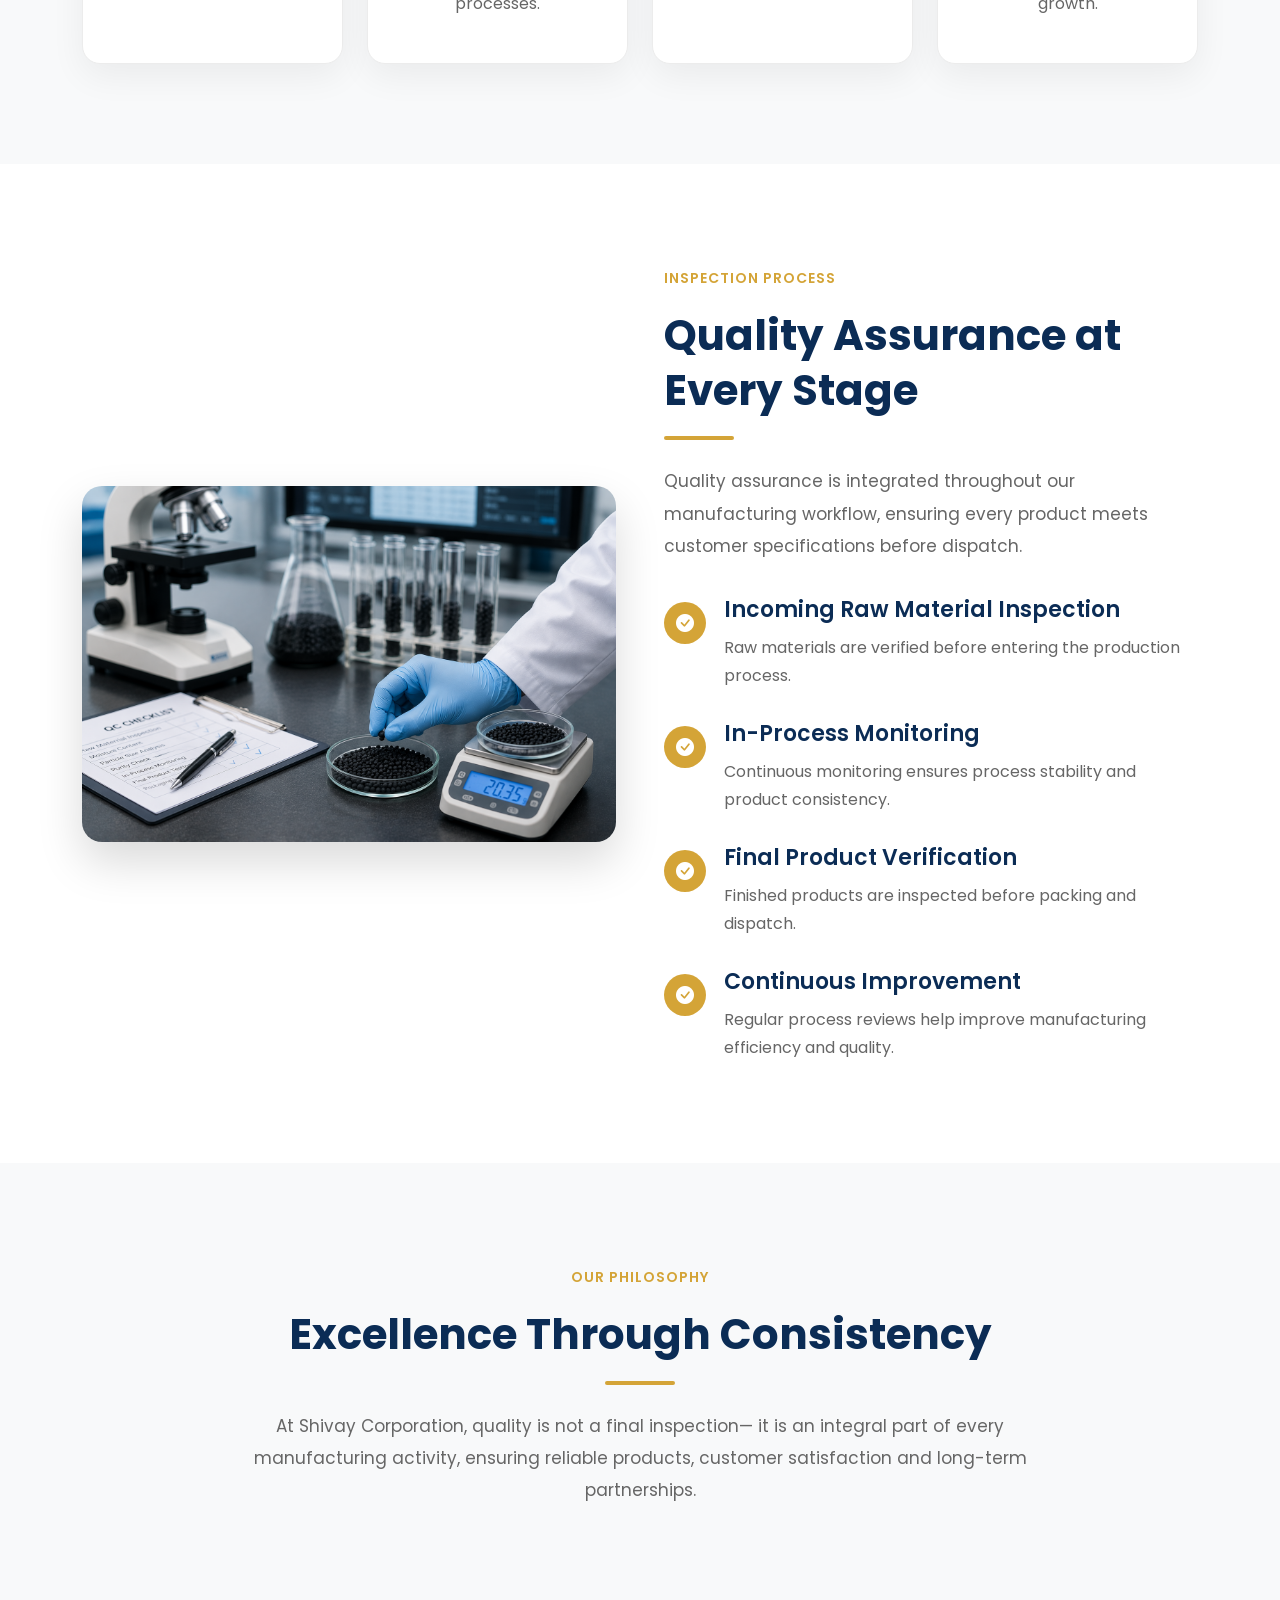
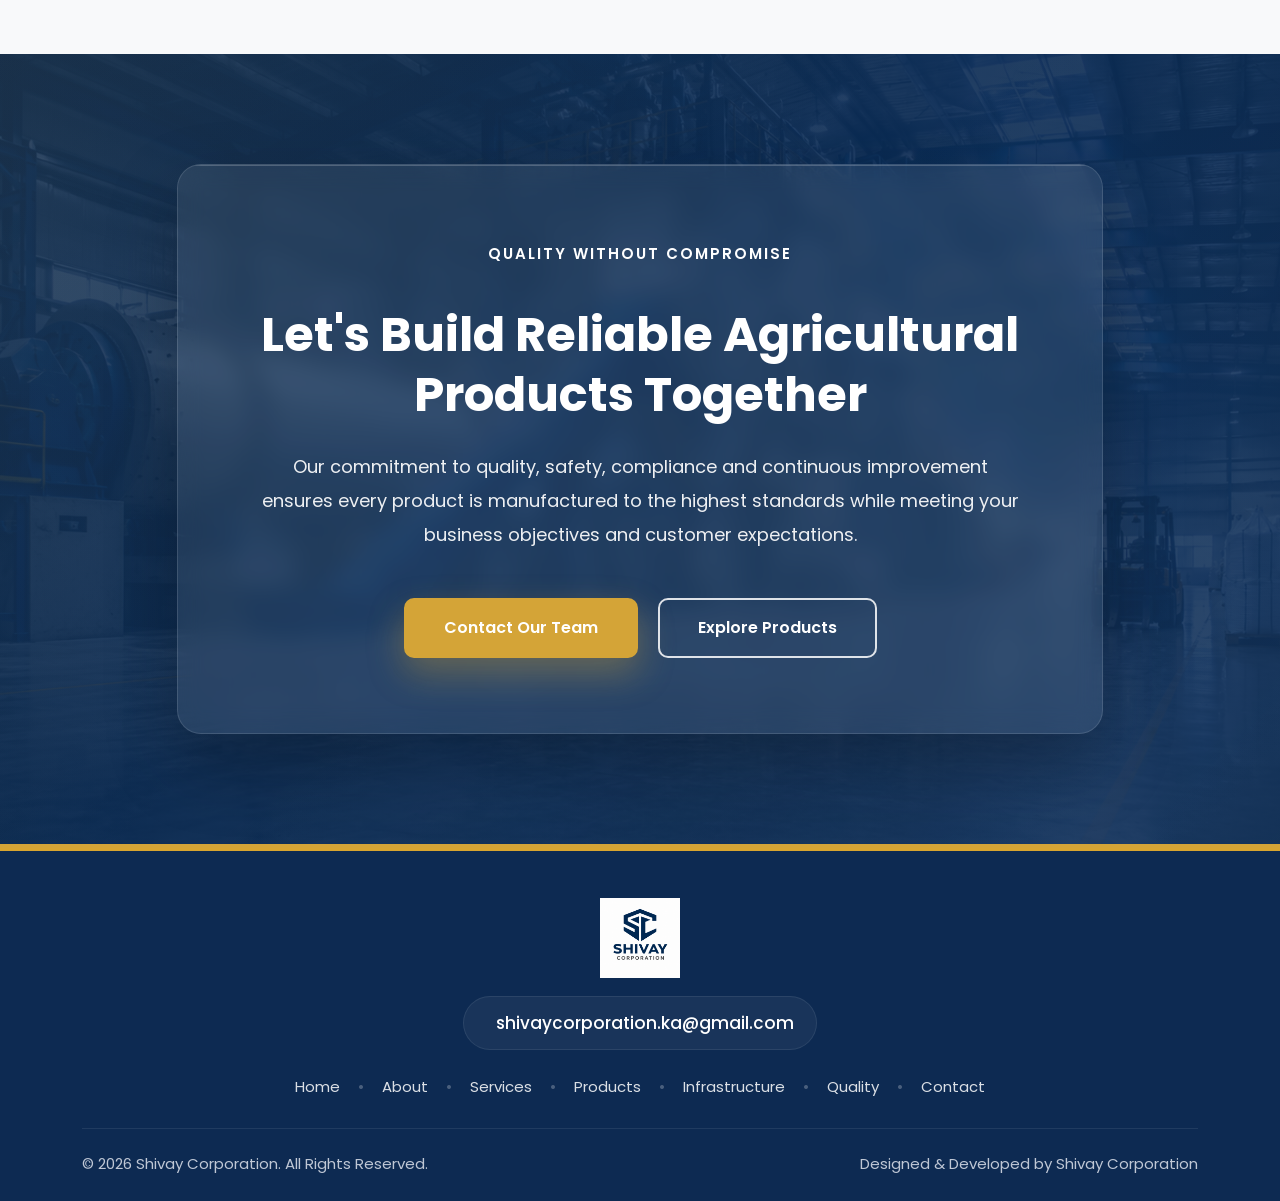
<file: quality.html>
<!DOCTYPE html>
<html lang="en">

<head>

    <meta charset="UTF-8">
    <meta name="viewport" content="width=device-width, initial-scale=1.0">

    <title>Quality & Compliance | Shivay Corporation</title>

    <meta name="description"
        content="Quality assurance, statutory compliance and environmental responsibility at Shivay Corporation.">

    <link rel="icon" href="assets/images/home/logo.png">

    <!-- Bootstrap -->
    <link href="https://cdn.jsdelivr.net/npm/bootstrap@5.3.7/dist/css/bootstrap.min.css" rel="stylesheet">

    <!-- Bootstrap Icons -->
    <link rel="stylesheet"
        href="https://cdn.jsdelivr.net/npm/bootstrap-icons@1.11.3/font/bootstrap-icons.min.css">

    <!-- Google Font -->
    <link href="https://fonts.googleapis.com/css2?family=Poppins:wght@300;400;500;600;700;800&display=swap"
        rel="stylesheet">

    <link rel="stylesheet" href="assets/css/style.css">
    <link rel="stylesheet" href="assets/css/responsive.css">

</head>

<body>

    <!-- ==========================================
            HEADER
    =========================================== -->

    <header class="header">

        <nav class="navbar navbar-expand-lg">

            <div class="container">

                <a class="navbar-brand" href="index.html">
                    <img src="assets/images/home/logo.png"
                        class="logo"
                        alt="Shivay Corporation">
                </a>

                <button class="navbar-toggler"
                    type="button"
                    data-bs-toggle="collapse"
                    data-bs-target="#navbar">

                    <span class="navbar-toggler-icon"></span>

                </button>

                <div class="collapse navbar-collapse justify-content-end"
                    id="navbar">

                    <ul class="navbar-nav">

                        <li class="nav-item"><a href="index.html" class="nav-link">Home</a></li>
                        <li class="nav-item"><a href="about.html" class="nav-link">About Us</a></li>
                        <li class="nav-item"><a href="services.html" class="nav-link">Services</a></li>
                        <li class="nav-item"><a href="products.html" class="nav-link">Products</a></li>
                        <li class="nav-item"><a href="infrastructure.html" class="nav-link">Infrastructure</a></li>
                        <li class="nav-item"><a href="quality.html" class="nav-link active">Quality</a></li>
                        <li class="nav-item"><a href="contact.html" class="nav-link">Contact</a></li>

                    </ul>

                    <a href="contact.html"
                        class="btn btn-contact ms-lg-4">

                        Get In Touch

                    </a>

                </div>

            </div>

        </nav>

    </header>



    <!-- ==========================================
            PAGE BANNER
    =========================================== -->

    <section class="page-banner">

        <div class="page-banner-overlay"></div>

        <div class="container">

            <div class="row justify-content-center text-center">

                <div class="col-lg-8">

                    <h1>

                        Quality & Compliance

                    </h1>

                    <p>

                        Quality assurance is embedded throughout our
                        manufacturing process, ensuring reliable products,
                        regulatory compliance and customer confidence.

                    </p>

                </div>

            </div>

        </div>

    </section>



    <!-- ==========================================
            QUALITY OVERVIEW
    =========================================== -->

    <section class="section-padding">

        <div class="container">

            <div class="row align-items-center g-5">

                <div class="col-lg-6">

                    <span class="section-subtitle">

                        Our Commitment

                    </span>

                    <h2 class="section-title">

                        Quality Is Built Into Every Granule

                    </h2>

                    <p class="section-text">

                        Every product manufactured at Shivay Corporation
                        undergoes stringent quality checks from incoming
                        raw material inspection through in-process
                        monitoring and final product verification.

                    </p>

                    <p class="section-text">

                        Our manufacturing systems are designed to maintain
                        consistency, product integrity and customer
                        satisfaction while complying with statutory and
                        industry requirements.

                    </p>

                </div>

                <div class="col-lg-6">

                    <img src="assets/images/home/quality-banner.jpg"
                        class="img-fluid rounded-4 shadow-lg"
                        alt="Quality">

                </div>

            </div>

        </div>

    </section>



    <!-- ==========================================
            QUALITY STANDARDS
    =========================================== -->

    <section class="section-padding bg-light-section">

        <div class="container">

            <div class="text-center mb-5">

                <span class="section-subtitle">

                    Our Standards

                </span>

                <h2 class="section-title">

                    Built Around Quality, Safety & Responsibility

                </h2>

            </div>

            <div class="row g-4">
                                <!-- Product Quality -->

                <div class="col-lg-3 col-md-6">

                    <div class="highlight-card">

                        <div class="highlight-icon">

                            <i class="bi bi-award-fill"></i>

                        </div>

                        <h4>Product Quality</h4>

                        <p>

                            Every batch is manufactured with strict process
                            controls to ensure consistency, reliability and
                            customer satisfaction.

                        </p>

                    </div>

                </div>



                <!-- Safety -->

                <div class="col-lg-3 col-md-6">

                    <div class="highlight-card">

                        <div class="highlight-icon">

                            <i class="bi bi-shield-check"></i>

                        </div>

                        <h4>Safety</h4>

                        <p>

                            Safe manufacturing practices are maintained
                            throughout production to protect employees,
                            products and operational processes.

                        </p>

                    </div>

                </div>



                <!-- Compliance -->

                <div class="col-lg-3 col-md-6">

                    <div class="highlight-card">

                        <div class="highlight-icon">

                            <i class="bi bi-file-earmark-check"></i>

                        </div>

                        <h4>Compliance</h4>

                        <p>

                            Manufacturing activities comply with applicable
                            statutory requirements and industry standards.

                        </p>

                    </div>

                </div>



                <!-- Environment -->

                <div class="col-lg-3 col-md-6">

                    <div class="highlight-card">

                        <div class="highlight-icon">

                            <i class="bi bi-tree-fill"></i>

                        </div>

                        <h4>Environment</h4>

                        <p>

                            Responsible manufacturing practices minimize
                            environmental impact while supporting
                            sustainable agricultural growth.

                        </p>

                    </div>

                </div>

            </div>

        </div>

    </section>



    <!-- ==========================================
            QUALITY PROCESS
    =========================================== -->

    <section class="section-padding">

        <div class="container">

            <div class="row align-items-center g-5">

                <div class="col-lg-6">

                    <img src="assets/images/home/testing.jpg"
                        class="img-fluid rounded-4 shadow-lg"
                        alt="Testing Process">

                </div>

                <div class="col-lg-6">

                    <span class="section-subtitle">

                        Inspection Process

                    </span>

                    <h2 class="section-title">

                        Quality Assurance at Every Stage

                    </h2>

                    <p class="section-text">

                        Quality assurance is integrated throughout our
                        manufacturing workflow, ensuring every product
                        meets customer specifications before dispatch.

                    </p>

                    <div class="why-list">

                        <div class="why-item">

                            <i class="bi bi-check-circle-fill"></i>

                            <div>

                                <h5>Incoming Raw Material Inspection</h5>

                                <p>

                                    Raw materials are verified before entering
                                    the production process.

                                </p>

                            </div>

                        </div>

                        <div class="why-item">

                            <i class="bi bi-check-circle-fill"></i>

                            <div>

                                <h5>In-Process Monitoring</h5>

                                <p>

                                    Continuous monitoring ensures process
                                    stability and product consistency.

                                </p>

                            </div>

                        </div>

                        <div class="why-item">

                            <i class="bi bi-check-circle-fill"></i>

                            <div>

                                <h5>Final Product Verification</h5>

                                <p>

                                    Finished products are inspected before
                                    packing and dispatch.

                                </p>

                            </div>

                        </div>

                        <div class="why-item">

                            <i class="bi bi-check-circle-fill"></i>

                            <div>

                                <h5>Continuous Improvement</h5>

                                <p>

                                    Regular process reviews help improve
                                    manufacturing efficiency and quality.

                                </p>

                            </div>

                        </div>

                    </div>

                </div>

            </div>

        </div>

    </section>



    <!-- ==========================================
            QUALITY PHILOSOPHY
    =========================================== -->

    <section class="section-padding bg-light-section">

        <div class="container">

            <div class="text-center mb-5">

                <span class="section-subtitle">

                    Our Philosophy

                </span>

                <h2 class="section-title">

                    Excellence Through Consistency

                </h2>

                <p class="section-text mx-auto" style="max-width:850px;">

                    At Shivay Corporation, quality is not a final inspection—
                    it is an integral part of every manufacturing activity,
                    ensuring reliable products, customer satisfaction and
                    long-term partnerships.

                </p>

            </div>

        </div>

    </section>

        <!-- ==========================================
            CALL TO ACTION
    =========================================== -->

    <section class="cta-section">

        <div class="container">

            <div class="row justify-content-center">

                <div class="col-lg-10">

                    <div class="cta-box text-center">

                        <span class="section-subtitle text-white">

                            Quality Without Compromise

                        </span>

                        <h2 class="cta-title">

                            Let's Build Reliable Agricultural Products Together

                        </h2>

                        <p class="cta-text">

                            Our commitment to quality, safety, compliance and
                            continuous improvement ensures every product is
                            manufactured to the highest standards while meeting
                            your business objectives and customer expectations.

                        </p>

                        <div class="cta-buttons">

                            <a href="contact.html"
                                class="btn btn-light-custom">

                                Contact Our Team

                            </a>

                            <a href="products.html"
                                class="btn btn-outline-light-custom">

                                Explore Products

                            </a>

                        </div>

                    </div>

                </div>

            </div>

        </div>

    </section>



    <!-- ==========================================
            FOOTER
    =========================================== -->
<footer class="footer">

    <div class="container">

        <div class="footer-main">

            <div class="footer-logo">
                <a href="index.html">
                    <img src="assets/images/home/logo.png" class="footer-logo-small" alt="Shivay Corporation">
                </a>
            </div>

            <div class="footer-email">
                <a href="mailto:shivaycorporation.ka@gmail.com">
                    <i class="fas fa-envelope"></i>
                    shivaycorporation.ka@gmail.com
                </a>
            </div>

            <div class="footer-nav">
                <a href="index.html">Home</a>
                <a href="about.html">About</a>
                <a href="services.html">Services</a>
                <a href="products.html">Products</a>
                <a href="manufacturing.html">Infrastructure</a>
                <a href="quality.html">Quality</a>
                <a href="contact.html">Contact</a>
            </div>

        </div>

        <div class="footer-bottom">
            <p>© 2026 Shivay Corporation. All Rights Reserved.</p>
            <p>Designed & Developed by Shivay Corporation</p>
        </div>

    </div>

</footer>


    <!-- Bootstrap JS -->

    <script src="https://cdn.jsdelivr.net/npm/bootstrap@5.3.7/dist/js/bootstrap.bundle.min.js"></script>

    <!-- Custom JS -->

    <script src="assets/js/script.js"></script>

</body>

</html>
</file>
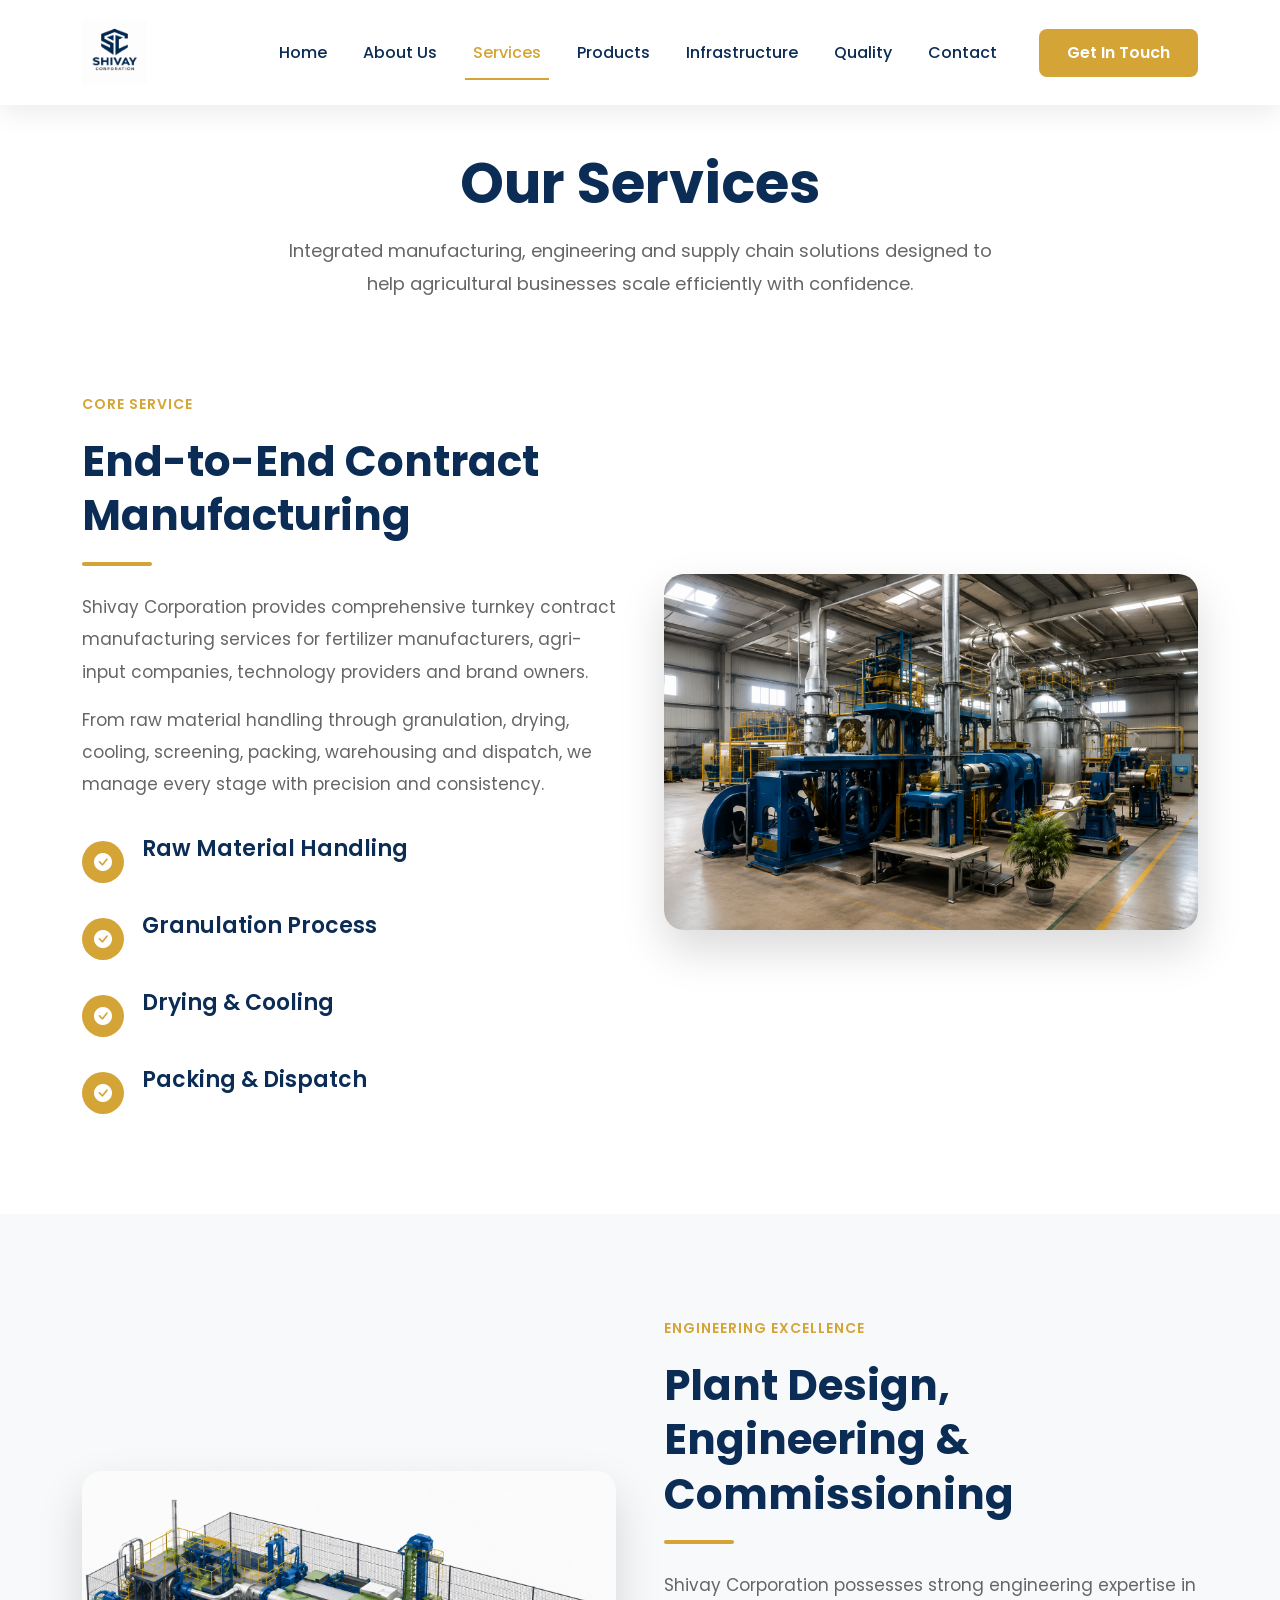
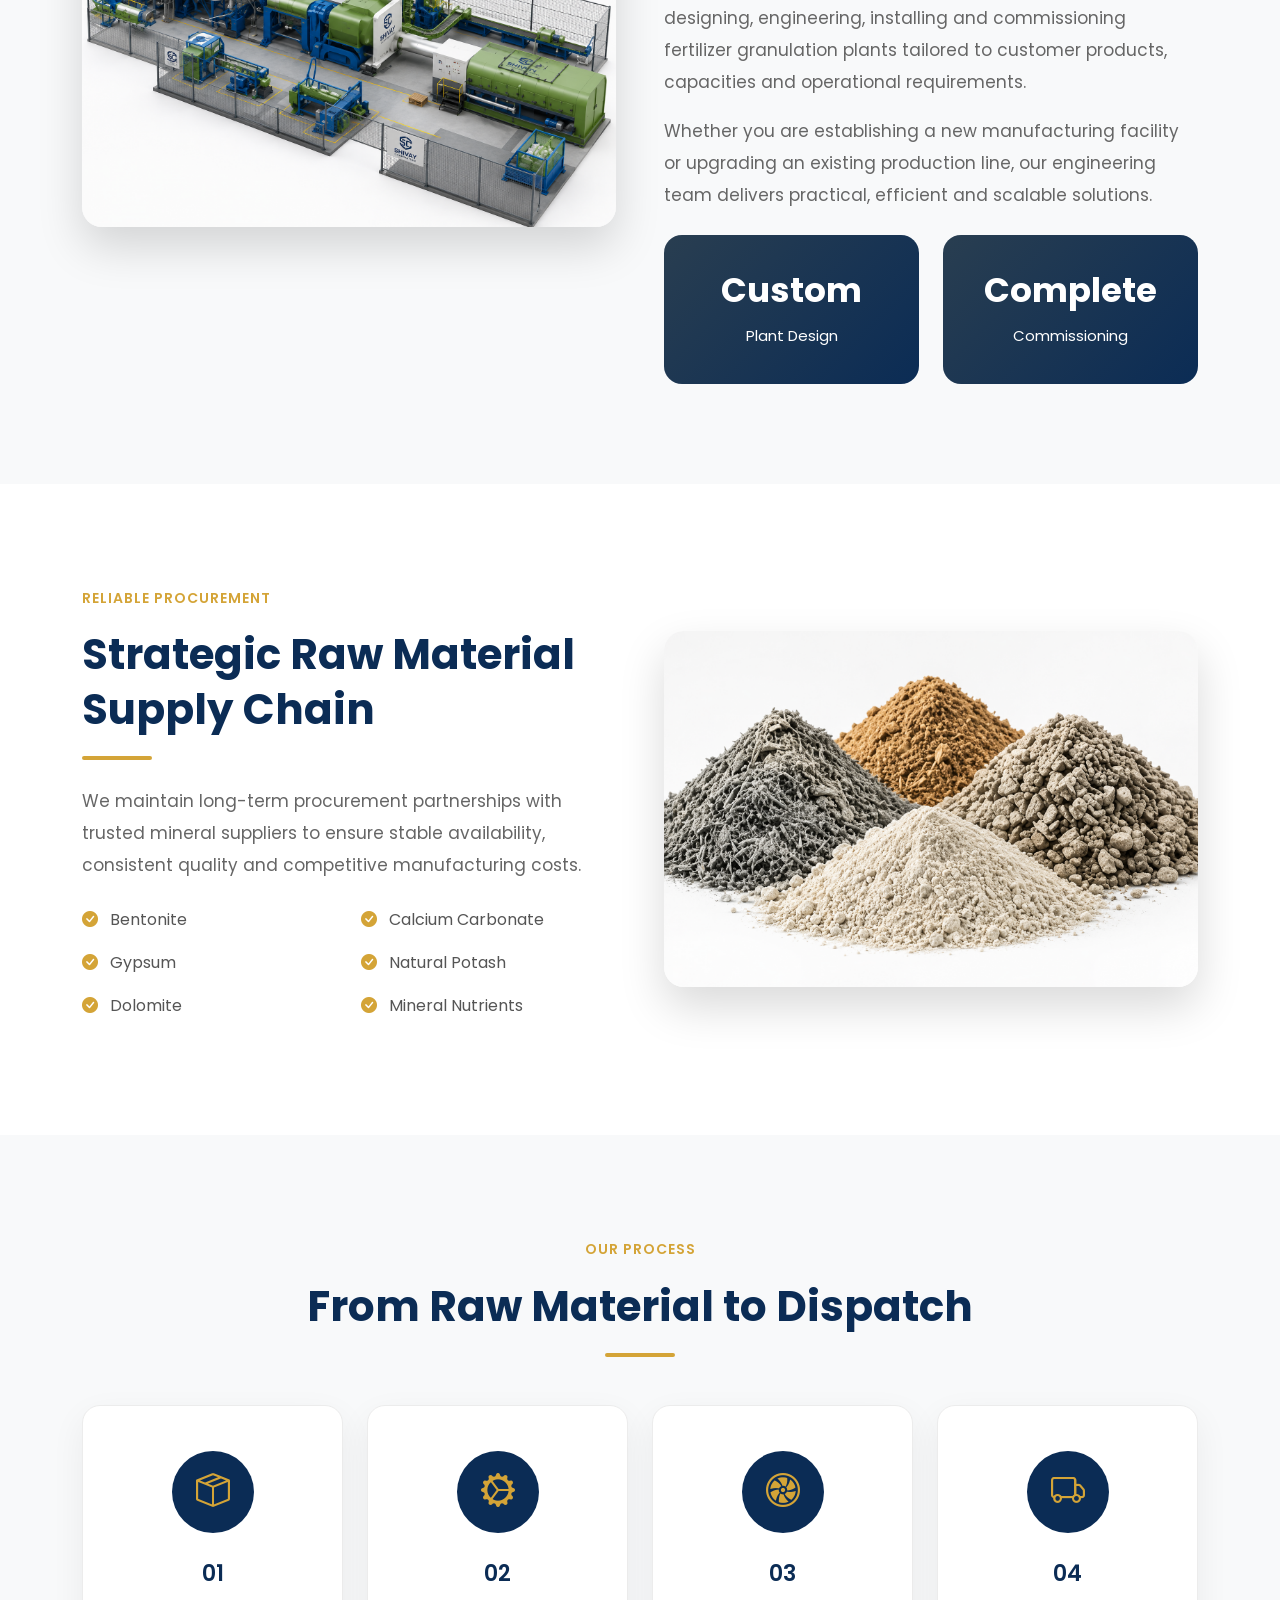
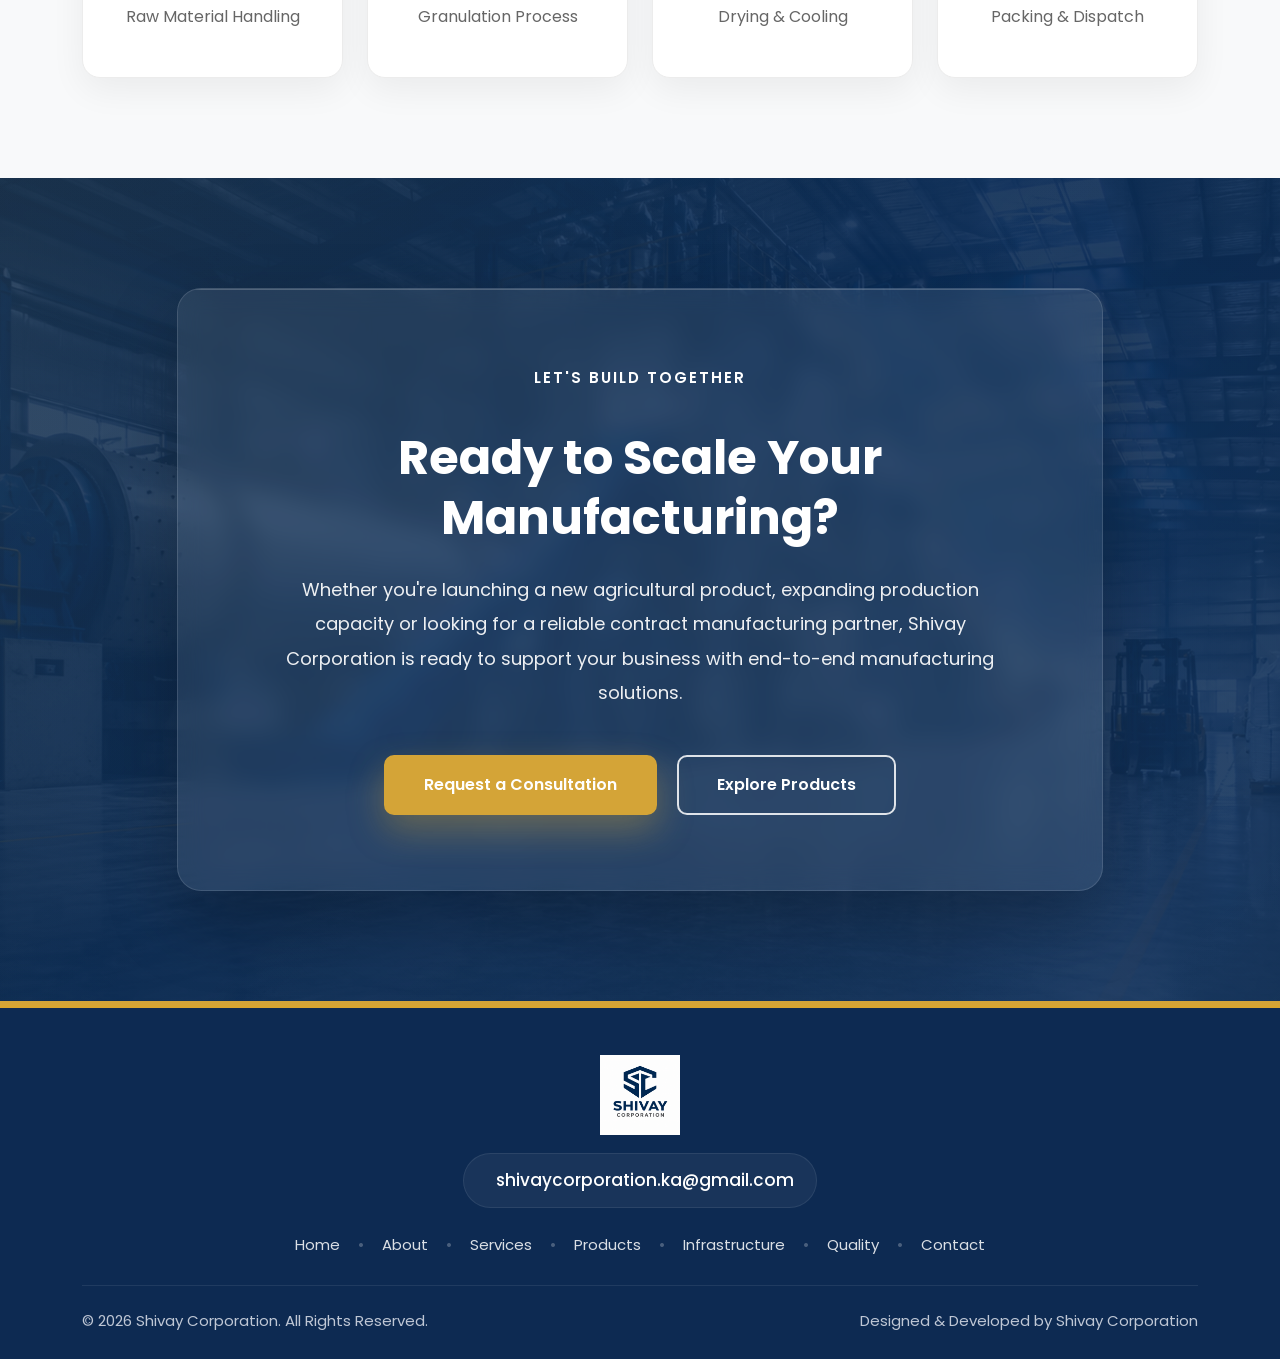
<file: services.html>
<!DOCTYPE html>
<html lang="en">

<head>

    <!-- Meta -->
    <meta charset="UTF-8">
    <meta name="viewport" content="width=device-width, initial-scale=1.0">

    <title>Services | Shivay Corporation</title>

    <meta name="description"
        content="Turnkey contract manufacturing, plant engineering, raw material sourcing and commercial granulation solutions by Shivay Corporation.">

    <meta name="keywords"
        content="Contract Manufacturing, Plant Design, Granulation Plant, Raw Material Supply, Fertilizer Manufacturing">

    <meta name="author" content="Shivay Corporation">

    <link rel="icon" href="assets/images/home/logo.png">

    <!-- Bootstrap -->
    <link href="https://cdn.jsdelivr.net/npm/bootstrap@5.3.7/dist/css/bootstrap.min.css" rel="stylesheet">

    <!-- Bootstrap Icons -->
    <link rel="stylesheet"
        href="https://cdn.jsdelivr.net/npm/bootstrap-icons@1.11.3/font/bootstrap-icons.min.css">

    <!-- Google Font -->
    <link href="https://fonts.googleapis.com/css2?family=Poppins:wght@300;400;500;600;700;800&display=swap"
        rel="stylesheet">

    <!-- CSS -->
    <link rel="stylesheet" href="assets/css/style.css">
    <link rel="stylesheet" href="assets/css/responsive.css">

</head>

<body>

    <!-- ==========================================
            HEADER
    =========================================== -->

    <header class="header">

        <nav class="navbar navbar-expand-lg">

            <div class="container">

                <a class="navbar-brand" href="index.html">

                    <img src="assets/images/home/logo.png"
                        class="logo"
                        alt="Shivay Corporation">

                </a>

                <button class="navbar-toggler"
                    type="button"
                    data-bs-toggle="collapse"
                    data-bs-target="#navbar">

                    <span class="navbar-toggler-icon"></span>

                </button>

                <div class="collapse navbar-collapse justify-content-end"
                    id="navbar">

                    <ul class="navbar-nav">

                        <li class="nav-item"><a href="index.html" class="nav-link">Home</a></li>

                        <li class="nav-item"><a href="about.html" class="nav-link">About Us</a></li>

                        <li class="nav-item"><a href="services.html" class="nav-link active">Services</a></li>

                        <li class="nav-item"><a href="products.html" class="nav-link">Products</a></li>

                        <li class="nav-item"><a href="infrastructure.html" class="nav-link">Infrastructure</a></li>

                        <li class="nav-item"><a href="quality.html" class="nav-link">Quality</a></li>

                        <li class="nav-item"><a href="contact.html" class="nav-link">Contact</a></li>

                    </ul>

                    <a href="contact.html"
                        class="btn btn-contact ms-lg-4">

                        Get In Touch

                    </a>

                </div>

            </div>

        </nav>

    </header>



    <!-- ==========================================
            PAGE BANNER
    =========================================== -->

<!-- ==========================================
        PAGE BANNER
=========================================== -->

<section class="page-banner">

    <div class="page-banner-overlay"></div>

    <div class="container">
        <div class="row justify-content-center text-center">
            <div class="col-lg-8">

                <h1>Our Services</h1>

                <p>
                    Integrated manufacturing, engineering and supply chain
                    solutions designed to help agricultural businesses
                    scale efficiently with confidence.
                </p>

            </div>
        </div>
    </div>

</section>



    <!-- ==========================================
            CONTRACT MANUFACTURING
    =========================================== -->

    <section class="section-padding">

        <div class="container">

            <div class="row align-items-center g-5">

                <div class="col-lg-6">

                    <span class="section-subtitle">

                        Core Service

                    </span>

                    <h2 class="section-title">

                        End-to-End Contract Manufacturing

                    </h2>

                    <p class="section-text">

                        Shivay Corporation provides comprehensive turnkey
                        contract manufacturing services for fertilizer
                        manufacturers, agri-input companies, technology
                        providers and brand owners.

                    </p>

                    <p class="section-text">

                        From raw material handling through granulation,
                        drying, cooling, screening, packing, warehousing
                        and dispatch, we manage every stage with
                        precision and consistency.

                    </p>

                    <div class="why-list">

                        <div class="why-item">

                            <i class="bi bi-check-circle-fill"></i>

                            <div>

                                <h5>Raw Material Handling</h5>

                            </div>

                        </div>

                        <div class="why-item">

                            <i class="bi bi-check-circle-fill"></i>

                            <div>

                                <h5>Granulation Process</h5>

                            </div>

                        </div>

                        <div class="why-item">

                            <i class="bi bi-check-circle-fill"></i>

                            <div>

                                <h5>Drying & Cooling</h5>

                            </div>

                        </div>

                        <div class="why-item">

                            <i class="bi bi-check-circle-fill"></i>

                            <div>

                                <h5>Packing & Dispatch</h5>

                            </div>

                        </div>

                    </div>

                </div>

                <div class="col-lg-6">

                    <img src="assets/images/home/contract-manufacturing.jpg"
                        class="img-fluid rounded-4 shadow-lg"
                        alt="Contract Manufacturing">

                </div>

            </div>

        </div>

    </section>

        <!-- ==========================================
            PLANT DESIGN & ENGINEERING
    =========================================== -->

    <section class="section-padding bg-light-section">

        <div class="container">

            <div class="row align-items-center g-5">

                <div class="col-lg-6 order-lg-2">

                    <span class="section-subtitle">

                        Engineering Excellence

                    </span>

                    <h2 class="section-title">

                        Plant Design, Engineering & Commissioning

                    </h2>

                    <p class="section-text">

                        Shivay Corporation possesses strong engineering expertise
                        in designing, engineering, installing and commissioning
                        fertilizer granulation plants tailored to customer
                        products, capacities and operational requirements.

                    </p>

                    <p class="section-text">

                        Whether you are establishing a new manufacturing facility
                        or upgrading an existing production line, our engineering
                        team delivers practical, efficient and scalable solutions.

                    </p>

                    <div class="row mt-4">

                        <div class="col-md-6">

                            <div class="counter-box">

                                <h3>Custom</h3>

                                <p>Plant Design</p>

                            </div>

                        </div>

                        <div class="col-md-6">

                            <div class="counter-box">

                                <h3>Complete</h3>

                                <p>Commissioning</p>

                            </div>

                        </div>

                    </div>

                </div>

                <div class="col-lg-6 order-lg-1">

                    <img src="assets/images/home/plant-design.jpg"
                        alt="Plant Design"
                        class="img-fluid rounded-4 shadow-lg">

                </div>

            </div>

        </div>

    </section>



    <!-- ==========================================
            RAW MATERIAL SUPPLY CHAIN
    =========================================== -->

    <section class="section-padding">

        <div class="container">

            <div class="row align-items-center g-5">

                <div class="col-lg-6">

                    <span class="section-subtitle">

                        Reliable Procurement

                    </span>

                    <h2 class="section-title">

                        Strategic Raw Material Supply Chain

                    </h2>

                    <p class="section-text">

                        We maintain long-term procurement partnerships with
                        trusted mineral suppliers to ensure stable availability,
                        consistent quality and competitive manufacturing costs.

                    </p>

                    <div class="row mt-4">

                        <div class="col-sm-6">

                            <ul class="list-unstyled">

                                <li class="mb-3">
                                    <i class="bi bi-check-circle-fill text-gold me-2"></i>
                                    Bentonite
                                </li>

                                <li class="mb-3">
                                    <i class="bi bi-check-circle-fill text-gold me-2"></i>
                                    Gypsum
                                </li>

                                <li class="mb-3">
                                    <i class="bi bi-check-circle-fill text-gold me-2"></i>
                                    Dolomite
                                </li>

                            </ul>

                        </div>

                        <div class="col-sm-6">

                            <ul class="list-unstyled">

                                <li class="mb-3">
                                    <i class="bi bi-check-circle-fill text-gold me-2"></i>
                                    Calcium Carbonate
                                </li>

                                <li class="mb-3">
                                    <i class="bi bi-check-circle-fill text-gold me-2"></i>
                                    Natural Potash
                                </li>

                                <li class="mb-3">
                                    <i class="bi bi-check-circle-fill text-gold me-2"></i>
                                    Mineral Nutrients
                                </li>

                            </ul>

                        </div>

                    </div>

                </div>

                <div class="col-lg-6">

                    <img src="assets/images/home/raw-material.jpg"
                        alt="Raw Material"
                        class="img-fluid rounded-4 shadow-lg">

                </div>

            </div>

        </div>

    </section>



    <!-- ==========================================
            SERVICE PROCESS
    =========================================== -->

    <section class="section-padding bg-light-section">

        <div class="container">

            <div class="text-center mb-5">

                <span class="section-subtitle">

                    Our Process

                </span>

                <h2 class="section-title">

                    From Raw Material to Dispatch

                </h2>

            </div>

            <div class="row g-4">

                <div class="col-lg-3 col-md-6">

                    <div class="highlight-card">

                        <div class="highlight-icon">

                            <i class="bi bi-box-seam"></i>

                        </div>

                        <h4>01</h4>

                        <p>

                            Raw Material Handling

                        </p>

                    </div>

                </div>

                <div class="col-lg-3 col-md-6">

                    <div class="highlight-card">

                        <div class="highlight-icon">

                            <i class="bi bi-gear-wide-connected"></i>

                        </div>

                        <h4>02</h4>

                        <p>

                            Granulation Process

                        </p>

                    </div>

                </div>

                <div class="col-lg-3 col-md-6">

                    <div class="highlight-card">

                        <div class="highlight-icon">

                            <i class="bi bi-fan"></i>

                        </div>

                        <h4>03</h4>

                        <p>

                            Drying & Cooling

                        </p>

                    </div>

                </div>

                <div class="col-lg-3 col-md-6">

                    <div class="highlight-card">

                        <div class="highlight-icon">

                            <i class="bi bi-truck"></i>

                        </div>

                        <h4>04</h4>

                        <p>

                            Packing & Dispatch

                        </p>

                    </div>

                </div>

            </div>

        </div>

    </section>

        <!-- ==========================================
            CALL TO ACTION
    =========================================== -->

    <section class="cta-section">

        <div class="container">

            <div class="row justify-content-center">

                <div class="col-lg-10">

                    <div class="cta-box text-center">

                        <span class="section-subtitle text-white">

                            Let's Build Together

                        </span>

                        <h2 class="cta-title">

                            Ready to Scale Your Manufacturing?

                        </h2>

                        <p class="cta-text">

                            Whether you're launching a new agricultural product,
                            expanding production capacity or looking for a reliable
                            contract manufacturing partner, Shivay Corporation is
                            ready to support your business with end-to-end
                            manufacturing solutions.

                        </p>

                        <div class="cta-buttons">

                            <a href="contact.html"
                                class="btn btn-light-custom">

                                Request a Consultation

                            </a>

                            <a href="products.html"
                                class="btn btn-outline-light-custom">

                                Explore Products

                            </a>

                        </div>

                    </div>

                </div>

            </div>

        </div>

    </section>



    <!-- ==========================================
            FOOTER
    =========================================== -->
<footer class="footer">

    <div class="container">

        <div class="footer-main">

            <div class="footer-logo">
                <a href="index.html">
                    <img src="assets/images/home/logo.png" class="footer-logo-small" alt="Shivay Corporation">
                </a>
            </div>

            <div class="footer-email">
                <a href="mailto:shivaycorporation.ka@gmail.com">
                    <i class="fas fa-envelope"></i>
                    shivaycorporation.ka@gmail.com
                </a>
            </div>

            <div class="footer-nav">
                <a href="index.html">Home</a>
                <a href="about.html">About</a>
                <a href="services.html">Services</a>
                <a href="products.html">Products</a>
                <a href="manufacturing.html">Infrastructure</a>
                <a href="quality.html">Quality</a>
                <a href="contact.html">Contact</a>
            </div>

        </div>

        <div class="footer-bottom">
            <p>© 2026 Shivay Corporation. All Rights Reserved.</p>
            <p>Designed & Developed by Shivay Corporation</p>
        </div>

    </div>

</footer>

    <!-- Bootstrap -->

    <script src="https://cdn.jsdelivr.net/npm/bootstrap@5.3.7/dist/js/bootstrap.bundle.min.js"></script>

    <!-- Custom JS -->

    <script src="assets/js/script.js"></script>

</body>

</html>
</file>
<file: assets/css/style.css>
/*==================================================
SHIVAY CORPORATION
Main Stylesheet
Version : 2.0
==================================================*/


/*==================================================
GOOGLE FONT
==================================================*/

body{
    font-family:'Poppins',sans-serif;
    font-size:16px;
    line-height:1.7;
    color:#555;
    background:#fff;
    overflow-x:hidden;
    padding-top:95px;
    -webkit-font-smoothing:antialiased;
    text-rendering:optimizeLegibility;
}


/*==================================================
RESET
==================================================*/

*{
    margin:0;
    padding:0;
    box-sizing:border-box;
}

html{
    scroll-behavior:smooth;
}

img{
    max-width:100%;
    display:block;
}

a{
    text-decoration:none;
    transition:.35s ease;
}

ul{
    list-style:none;
    margin:0;
    padding:0;
}

section{
    position:relative;
}

.section-padding{
    padding:100px 0;
}


/*==================================================
COLORS

Primary Blue : #0B2C55
Gold         : #D4A437
Light BG     : #F8F9FA
Text         : #555
==================================================*/


/*==================================================
TYPOGRAPHY
==================================================*/

.section-subtitle{

    display:inline-block;

    color:#D4A437;

    text-transform:uppercase;

    letter-spacing:1px;

    font-weight:600;

    font-size:14px;

    margin-bottom:18px;

}

.section-title{

    color:#0B2C55;

    font-size:42px;

    font-weight:700;

    line-height:1.3;

    margin-bottom:25px;

}

.section-text{

    color:#666;

    font-size:17px;

    line-height:1.9;

}

.text-gold{

    color:#D4A437;

}

.bg-light-section{

    background:#F8F9FA;

}


/*==================================================
BUTTONS
==================================================*/

.btn{

    transition:.35s ease;

}

.btn-primary-custom{

    display:inline-block;

    background:#D4A437;

    color:#fff;

    padding:14px 34px;

    border-radius:8px;

    border:2px solid #D4A437;

    font-weight:600;

}

.btn-primary-custom:hover{

    background:#0B2C55;

    border-color:#0B2C55;

    color:#fff;

}

.btn-outline-custom{

    display:inline-block;

    margin-left:15px;

    padding:14px 34px;

    border-radius:8px;

    border:2px solid #fff;

    color:#fff;

    font-weight:600;

}

.btn-outline-custom:hover{

    background:#fff;

    color:#0B2C55;

}

.btn-contact{

    background:#D4A437;

    color:#fff;

    padding:12px 28px;

    border-radius:8px;

    font-weight:600;

    border:none;

}

.btn-contact:hover{

    background:#0B2C55;

    color:#fff;

}


/*==================================================
HEADER
==================================================*/

.header{

    position:fixed;

    top:0;

    left:0;

    width:100%;

    z-index:9999;

    background:#fff;

    transition:all .35s ease;

    box-shadow:0 8px 25px rgba(0,0,0,.08);

}

.header.header-scrolled{

    padding:0;

    box-shadow:0 10px 30px rgba(0,0,0,.12);

}

.navbar{

    padding:15px 0;

}

.logo{

    height:65px;

    width:auto;

}

.navbar-nav .nav-link{

    color:#0B2C55;

    font-weight:500;

    margin:0 10px;

    position:relative;

}

.navbar-nav .nav-link::after{

    content:"";

    position:absolute;

    left:0;

    bottom:-6px;

    width:0;

    height:2px;

    background:#D4A437;

    transition:.35s;

}

.navbar-nav .nav-link:hover{

    color:#D4A437;

}

.navbar-nav .nav-link:hover::after{

    width:100%;

}

.navbar-nav .nav-link.active{

    color:#D4A437;

}

.navbar-nav .nav-link.active::after{

    width:100%;

}

.navbar-toggler{

    border:none;

    box-shadow:none !important;

}

.navbar-toggler:focus{

    box-shadow:none;

}
/*==================================================
HERO SECTION
==================================================*/
.hero{
    position: relative;
    min-height: 100vh;
    display: flex;
    align-items: center;
    overflow: hidden;
    background:
        linear-gradient(rgba(11,44,85,.82), rgba(11,44,85,.82)),
        url("../images/home/hero-banner.jpg") center center/cover no-repeat;
}

.hero .container{
    position: relative;
    z-index: 2;
    padding-top: 01px;
}

.hero-tag{
    display:inline-block;
    padding:12px 28px;
    border-radius:50px;
    background:rgba(255,255,255,.12);
    border:1px solid rgba(255,255,255,.18);
    color:#fff;
    font-weight:500;
    margin-bottom:25px;
}

.hero-title{
    font-size:60px;
    font-weight:800;
    line-height:1.12;
    color:#fff;
    margin-bottom:28px;
    letter-spacing:-1px;
}

.hero-title span{
    color:#D4A437;
}

.hero-description{
    color:rgba(255,255,255,.9);
    font-size:20px;
    line-height:1.7;
    max-width:680px;
    margin-bottom:36px;
}

.hero-buttons{
    display:flex;
    gap:20px;
    flex-wrap:wrap;
}

.hero-scroll{
    position:absolute;
    bottom:35px;
    left:50%;
    transform:translateX(-50%);
    color:#fff;
    text-align:center;
    z-index:2;
}

.hero-scroll i{
    display:block;
    margin-top:6px;
    font-size:22px;
}
/*==================================================
PAGE BANNER
==================================================*/

.page-banner{
    background:#fff;
    padding:55px 0 30px;
    text-align:center;
}

.page-banner h1{
    font-size:56px;
    font-weight:700;
    color:#0B2C55;
    margin-bottom:18px;
}

.page-banner p{
    max-width:760px;
    margin:0 auto;
    font-size:18px;
    color:#666;
    line-height:1.8;
}

/* Space between banner and first section */
.page-banner + .section-padding{
    padding-top:60px;
}
/*==================================================
COMPANY INTRO
==================================================*/

.company-intro{

    background:#ffffff;

}

.intro-image{

    position:relative;

}

.intro-image img{

    width:100%;

    border-radius:22px;

    object-fit:cover;

    box-shadow:0 20px 55px rgba(0,0,0,.12);

    transition:.45s ease;

}

.intro-image:hover img{

    transform:scale(1.03);

}

.company-intro .section-title{

    max-width:620px;

}

.company-intro .section-text{

    margin-bottom:20px;

}

.company-intro .btn-primary-custom{

    margin-top:15px;

}

/*==================================================
HIGHLIGHTS
==================================================*/

.highlights{

    background:#F8F9FA;

}

.highlight-card{

    background:#ffffff;

    padding:45px 35px;

    border-radius:18px;

    height:100%;

    text-align:center;

    border:1px solid #ECECEC;

    box-shadow:0 12px 35px rgba(0,0,0,.06);

    transition:.35s ease;

}

.highlight-card:hover{

    transform:translateY(-10px);

    box-shadow:0 25px 55px rgba(0,0,0,.12);

}

.highlight-icon{

    width:82px;

    height:82px;

    margin:0 auto 28px;

    border-radius:50%;

    background:#0B2C55;

    display:flex;

    justify-content:center;

    align-items:center;

    transition:.35s;

}

.highlight-card:hover .highlight-icon{

    background:#D4A437;

}

.highlight-icon i{

    font-size:34px;

    color:#D4A437;

    transition:.35s;

}

.highlight-card:hover .highlight-icon i{

    color:#ffffff;

}

.highlight-card h4{

    color:#0B2C55;

    font-size:22px;

    font-weight:600;

    margin-bottom:16px;

}

.highlight-card p{

    color:#666;

    line-height:1.8;

    margin-bottom:0;

}

/*==================================================
PRODUCTS OVERVIEW
==================================================*/

.products-overview{

    background:#ffffff;

}

.product-card{

    background:#ffffff;

    border-radius:20px;

    overflow:hidden;

    height:100%;

    box-shadow:0 15px 40px rgba(0,0,0,.08);

    transition:.35s ease;

}

.product-card:hover{

    transform:translateY(-10px);

    box-shadow:0 28px 60px rgba(0,0,0,.15);

}

.product-card img{

    width:100%;

    height:250px;

    object-fit:cover;

    transition:.45s ease;

}

.product-card:hover img{

    transform:scale(1.06);

}

.product-content{

    padding:32px;

}

.product-content h4{

    color:#0B2C55;

    font-size:24px;

    font-weight:600;

    margin-bottom:16px;

}

.product-content p{

    color:#666;

    line-height:1.9;

    margin-bottom:20px;

}

.product-content .btn-link{

    color:#0B2C55;

    font-weight:600;

}

.product-content .btn-link:hover{

    color:#D4A437;

}

.product-content .btn-link i{

    margin-left:8px;

    transition:.35s;

}

.product-content .btn-link:hover i{

    margin-left:14px;

}

/*==================================================
SECTION SPACING IMPROVEMENTS
==================================================*/

.section-title{

    position:relative;

}

.section-title::after{

    content:"";

    display:block;

    width:70px;

    height:4px;

    background:#D4A437;

    border-radius:10px;

    margin-top:18px;

}

.text-center .section-title::after{

    margin:18px auto 0;

}
/*==================================================
WHY CHOOSE SHIVAY
==================================================*/

.why-choose{

    background:#F8F9FA;

}

.why-image{

    position:relative;

}

.why-image img{

    width:100%;

    border-radius:22px;

    object-fit:cover;

    box-shadow:0 20px 55px rgba(0,0,0,.12);

    transition:.45s ease;

}

.why-image:hover img{

    transform:scale(1.03);

}

.why-list{

    margin-top:35px;

}

.why-item{

    display:flex;

    align-items:flex-start;

    gap:18px;

    margin-bottom:30px;

    transition:.35s;

}

.why-item:last-child{

    margin-bottom:0;

}

.why-item:hover{

    transform:translateX(8px);

}

.why-item i{

    width:42px;

    height:42px;

    background:#D4A437;

    color:#fff;

    border-radius:50%;

    display:flex;

    align-items:center;

    justify-content:center;

    font-size:18px;

    flex-shrink:0;

    margin-top:5px;

}

.why-item h5{

    color:#0B2C55;

    font-size:22px;

    font-weight:600;

    margin-bottom:10px;

}

.why-item p{

    color:#666;

    margin-bottom:0;

    line-height:1.8;

}



/*==================================================
ABOUT PREVIEW
==================================================*/

.about-preview{

    background:#ffffff;

}

.about-preview-image{

    position:relative;

}

.about-preview-image img{

    width:100%;

    border-radius:22px;

    object-fit:cover;

    box-shadow:0 22px 60px rgba(0,0,0,.12);

    transition:.45s ease;

}

.about-preview-image:hover img{

    transform:scale(1.03);

}

.counter-box{

    background:#0B2C55;

    color:#ffffff;

    padding:35px 25px;

    text-align:center;

    border-radius:18px;

    height:100%;

    transition:.35s ease;

    overflow:hidden;

    position:relative;

}

.counter-box::before{

    content:"";

    position:absolute;

    inset:0;

    background:linear-gradient(
        135deg,
        rgba(212,164,55,.15),
        transparent
    );

}

.counter-box:hover{

    transform:translateY(-8px);

    background:#D4A437;

}

.counter-box h3{

    position:relative;

    z-index:2;

    font-size:34px;

    font-weight:700;

    color:#ffffff;

    margin-bottom:12px;

}

.counter-box p{

    position:relative;

    z-index:2;

    margin:0;

    font-size:15px;

    color:#ffffff;

}



/*==================================================
SERVICES PREVIEW
==================================================*/

.services-preview{

    background:#F8F9FA;

}

.service-card{

    background:#ffffff;

    border-radius:22px;

    overflow:hidden;

    height:100%;

    transition:.4s ease;

    box-shadow:0 15px 40px rgba(0,0,0,.08);

}

.service-card:hover{

    transform:translateY(-10px);

    box-shadow:0 25px 60px rgba(0,0,0,.15);

}

.service-card img{

    width:100%;

    height:240px;

    object-fit:cover;

    transition:.45s ease;

}

.service-card:hover img{

    transform:scale(1.06);

}

.service-content{

    padding:35px;

}

.service-icon{

    width:75px;

    height:75px;

    background:#0B2C55;

    color:#D4A437;

    border-radius:50%;

    display:flex;

    justify-content:center;

    align-items:center;

    margin-bottom:25px;

    transition:.35s;

}

.service-card:hover .service-icon{

    background:#D4A437;

    color:#ffffff;

}

.service-icon i{

    font-size:30px;

}

.service-content h4{

    color:#0B2C55;

    font-size:24px;

    font-weight:600;

    margin-bottom:18px;

}

.service-content p{

    color:#666;

    line-height:1.9;

    margin-bottom:22px;

}

.service-content a{

    color:#0B2C55;

    font-weight:600;

    display:inline-flex;

    align-items:center;

    gap:8px;

    transition:.35s;

}

.service-content a:hover{

    color:#D4A437;

    gap:14px;

}



/*==================================================
COMMON IMAGE EFFECT
==================================================*/

.intro-image img,
.why-image img,
.about-preview-image img,
.product-card img,
.service-card img{

    will-change:transform;

}
/*==================================================
CALL TO ACTION
==================================================*/

.cta-section{

    position:relative;

    padding:110px 0;

    overflow:hidden;

    background:
        linear-gradient(
            rgba(11,44,85,.88),
            rgba(11,44,85,.90)
        ),
        url('../images/home/cta-background.jpg')
        center center/cover no-repeat;

}

.cta-section::before{

    content:"";

    position:absolute;

    inset:0;

    background:linear-gradient(
        135deg,
        rgba(212,164,55,.08),
        transparent 45%,
        rgba(255,255,255,.03)
    );

    pointer-events:none;

}

.cta-section .container{

    position:relative;

    z-index:2;

}

.cta-box{

    position:relative;

    overflow:hidden;

    padding:75px 65px;

    border-radius:24px;

    background:rgba(255,255,255,.08);

    backdrop-filter:blur(12px);

    -webkit-backdrop-filter:blur(12px);

    border:1px solid rgba(255,255,255,.12);

    box-shadow:0 30px 70px rgba(0,0,0,.25);

}

.cta-box::before{

    content:"";

    position:absolute;

    top:0;

    left:0;

    width:100%;

    height:1px;

    background:rgba(255,255,255,.20);

}

.cta-title{

    color:#ffffff;

    font-size:48px;

    font-weight:700;

    line-height:1.25;

    margin:20px 0 25px;

}

.cta-text{

    max-width:760px;

    margin:0 auto 45px;

    color:rgba(255,255,255,.92);

    font-size:18px;

    line-height:1.9;

}

.cta-buttons{

    display:flex;

    justify-content:center;

    align-items:center;

    gap:20px;

    flex-wrap:wrap;

}

.btn-light-custom{

    background:#D4A437;

    color:#ffffff;

    border:2px solid #D4A437;

    padding:16px 38px;

    border-radius:10px;

    font-weight:600;

    transition:.35s ease;

    box-shadow:0 15px 35px rgba(212,164,55,.35);

}

.btn-light-custom:hover{

    background:#ffffff;

    color:#0B2C55;

    border-color:#ffffff;

    transform:translateY(-3px);

}

.btn-outline-light-custom{

    background:transparent;

    color:#ffffff;

    border:2px solid rgba(255,255,255,.85);

    padding:16px 38px;

    border-radius:10px;

    font-weight:600;

    transition:.35s ease;

}

.btn-outline-light-custom:hover{

    background:#ffffff;

    color:#0B2C55;

    border-color:#ffffff;

    transform:translateY(-3px);

}

.cta-section .section-subtitle{

    color:#D4A437;

    letter-spacing:2px;

    font-size:15px;

}

.cta-box:hover{

    transform:translateY(-4px);

    transition:.35s ease;

}



/*==================================================
CTA RESPONSIVE
==================================================*/

@media (max-width:991px){

    .cta-section{

        padding:90px 0;

    }

    .cta-box{

        padding:55px 40px;

    }

    .cta-title{

        font-size:38px;

    }

}

@media (max-width:767px){

    .cta-section{

        padding:70px 0;

    }

    .cta-box{

        padding:45px 25px;

    }

    .cta-title{

        font-size:30px;

    }

    .cta-text{

        font-size:16px;

    }

    .cta-buttons{

        flex-direction:column;

    }

    .btn-light-custom,

    .btn-outline-light-custom{

        width:100%;

        text-align:center;

    }

}
/*==================================================
FOOTER
==================================================*/

/* ===========================================================
   COMPACT FOOTER (ABOUT / SERVICES / PRODUCTS / INFRA / QUALITY)
=========================================================== */

.footer {
    background: linear-gradient(180deg, #0f2b4d 0%, #0b2140 100%);
    color: #ffffff;
    padding: 45px 0 20px;
    position: relative;
    overflow: hidden;
}

.footer::before {
    content: "";
    position: absolute;
    top: 0;
    left: 50%;
    transform: translateX(-50%);
    width: 100%;
    height: 3px;
    background: #d8a530;
}

.footer .container {
    position: relative;
    z-index: 2;
}

/* Main Footer */

.footer-main {
    display: flex;
    flex-direction: column;
    align-items: center;
    justify-content: center;
}

/* Logo */

.footer-logo {
    margin-bottom: 18px;
}

.footer-logo img {
    width: 80px;
    height: auto;
    transition: 0.3s;
}

.footer-logo img:hover {
    transform: scale(1.05);
}

/* Email */

.footer-email {
    margin-bottom: 24px;
}

.footer-email a {
    display: inline-flex;
    align-items: center;
    gap: 10px;
    color: #ffffff;
    text-decoration: none;
    font-size: 17px;
    font-weight: 500;
    background: rgba(255,255,255,0.05);
    border: 1px solid rgba(255,255,255,0.08);
    padding: 12px 22px;
    border-radius: 50px;
    transition: all .3s ease;
}

.footer-email a:hover {
    color: #d8a530;
    background: rgba(255,255,255,.09);
}

.footer-email i {
    color: #d8a530;
    font-size: 18px;
}

/* Navigation */

.footer-nav {
    display: flex;
    flex-wrap: wrap;
    justify-content: center;
    gap: 18px;
    margin-bottom: 28px;
}

.footer-nav a {
    color: rgba(255,255,255,.85);
    text-decoration: none;
    font-size: 15px;
    transition: .3s;
    position: relative;
}

.footer-nav a:hover {
    color: #d8a530;
}

.footer-nav a::after {
    content: "•";
    color: rgba(255,255,255,.25);
    margin-left: 18px;
}

.footer-nav a:last-child::after {
    display: none;
}

/* Bottom */

.footer-bottom {
    border-top: 1px solid rgba(255,255,255,.08);
    padding-top: 18px;
    display: flex;
    justify-content: space-between;
    align-items: center;
    color: rgba(255,255,255,.65);
    font-size: 14px;
}

.footer-bottom p {
    margin: 0;
}

.footer-bottom a {
    color: rgba(255,255,255,.65);
    text-decoration: none;
}

.footer-bottom a:hover {
    color: #d8a530;
}

/* Tablet */

@media (max-width:991px){

.footer{
    padding:40px 0 18px;
}

.footer-bottom{
    flex-direction:column;
    gap:10px;
    text-align:center;
}

.footer-nav{
    gap:12px;
}

.footer-nav a{
    font-size:14px;
}

}

/* Mobile */

@media (max-width:767px){

.footer-logo img{
    width:65px;
}

.footer-email a{
    font-size:15px;
    padding:10px 18px;
}

.footer-nav{
    flex-direction:column;
    gap:10px;
}

.footer-nav a::after{
    display:none;
}

.footer-bottom{
    font-size:13px;
}

}
/*==================================================
UTILITY CLASSES
==================================================*/

.rounded-4{

    border-radius:20px !important;

}

.rounded-5{

    border-radius:28px !important;

}

.shadow-lg{

    box-shadow:0 20px 45px rgba(0,0,0,.15)!important;

}

.shadow-xl{

    box-shadow:0 30px 70px rgba(0,0,0,.20)!important;

}

.text-gold{

    color:#D4A437!important;

}

.text-blue{

    color:#0B2C55!important;

}

.bg-light-section{

    background:#F8F9FA;

}

.bg-primary-section{

    background:#0B2C55;

}

.bg-gradient-blue{

    background:linear-gradient(
        180deg,
        #0B2C55,
        #081F3D
    );

}

.section-padding-sm{

    padding:70px 0;

}

.section-padding-lg{

    padding:130px 0;

}



/*==================================================
IMAGE STYLES
==================================================*/

.img-fluid{

    transition:.45s ease;

}

.img-hover:hover{

    transform:scale(1.03);

}

.image-shadow{

    box-shadow:0 20px 55px rgba(0,0,0,.15);

}

.object-cover{

    object-fit:cover;

}



/*==================================================
CARD EFFECTS
==================================================*/

.card-hover{

    transition:.35s ease;

}

.card-hover:hover{

    transform:translateY(-10px);

    box-shadow:0 25px 60px rgba(0,0,0,.15);

}



/*==================================================
SMOOTH ANIMATIONS
==================================================*/

.fade-up{

    animation:fadeUp .8s ease both;

}

.fade-in{

    animation:fadeIn .8s ease both;

}

.zoom-in{

    animation:zoomIn .8s ease both;

}

@keyframes fadeIn{

    from{

        opacity:0;

    }

    to{

        opacity:1;

    }

}

@keyframes zoomIn{

    from{

        opacity:0;

        transform:scale(.9);

    }

    to{

        opacity:1;

        transform:scale(1);

    }

}



/*==================================================
HEADER SCROLL EFFECT
==================================================*/

.header{

    transition:.35s ease;

}

.header.header-scrolled{

    background:#ffffff;

    padding:0;

    box-shadow:0 10px 30px rgba(0,0,0,.12);

}

.header.header-scrolled .navbar{

    padding:10px 0;

}

.header.header-scrolled .logo{

    height:58px;

}



/*==================================================
BUTTON HOVER
==================================================*/

.btn{

    transition:.35s ease;

}

.btn:hover{

    transform:translateY(-2px);

}



/*==================================================
SELECTION
==================================================*/

::selection{

    background:#D4A437;

    color:#ffffff;

}

::-moz-selection{

    background:#D4A437;

    color:#ffffff;

}



/*==================================================
SCROLLBAR
==================================================*/

::-webkit-scrollbar{

    width:10px;

}

::-webkit-scrollbar-track{

    background:#f5f5f5;

}

::-webkit-scrollbar-thumb{

    background:#0B2C55;

    border-radius:30px;

}

::-webkit-scrollbar-thumb:hover{

    background:#D4A437;

}



/*==================================================
RESPONSIVE
==================================================*/

@media(max-width:1199px){

.section-title{

    font-size:38px;

}

.hero-title{

    font-size:54px;

}

}

@media(max-width:991px){

.section-padding{

    padding:80px 0;

}

.section-title{

    font-size:34px;

}

.hero{

    min-height:90vh;

    text-align:center;

}

.hero-content{

    margin:auto;

}

.hero-description{

    margin-left:auto;

    margin-right:auto;

}

.hero-buttons{

    justify-content:center;

}

.hero-stats{

    justify-content:center;

}

.logo{

    height:58px;

}

.navbar-collapse{

    background:#ffffff;

    margin-top:15px;

    padding:20px;

    border-radius:12px;

    box-shadow:0 10px 30px rgba(0,0,0,.08);

}

.navbar-nav .nav-link{

    margin:8px 0;

}

.btn-contact{

    margin-top:15px;

    display:inline-block;

}

}

@media(max-width:767px){

.section-padding{

    padding:70px 0;

}

.section-title{

    font-size:30px;

}

.section-text{

    font-size:16px;

}

.hero{

    min-height:85vh;

}

.hero-title{

    font-size:38px;

}

.hero-description{

    font-size:16px;

}

.hero-buttons{

    flex-direction:column;

}

.hero-buttons .btn-primary-custom,

.hero-buttons .btn-outline-custom{

    width:100%;

    margin-left:0;

    text-align:center;

}

.hero-stats{

    gap:25px;

}

.highlight-card,

.product-card,

.service-card,

.counter-box{

    margin-bottom:25px;

}

.cta-title{

    font-size:30px;

}

.cta-text{

    font-size:16px;

}

.footer{

    text-align:center;

}

.footer-email{

    justify-content:center;

}

.footer-bottom{

    text-align:center;

}

.footer-bottom .text-md-end{

    text-align:center!important;

    margin-top:12px;

}

}

@media(max-width:575px){

.hero-title{

    font-size:34px;

}

.section-title{

    font-size:28px;

}

.logo{

    height:52px;

}

.hero-tag{

    font-size:13px;

}

.btn-primary-custom,

.btn-outline-custom,

.btn-contact{

    padding:13px 24px;

}

.footer-logo{

    max-width:150px;

}

}

/*======================================
HOME / CONTACT FOOTER
======================================*/

.footer{
    background:#0d2a52;
    border-top:4px solid #d4a437;
    padding:50px 0 25px;
}

.footer-top{
    display:flex;
    justify-content:space-between;
    align-items:flex-start;
    gap:60px;
    margin-bottom:35px;
    flex-wrap:wrap;
}

.footer-brand{
    flex:1;
    min-width:220px;
}

.footer-brand img{
    width:95px;
    display:block;
    margin-bottom:18px;
}

.footer-email{
    display:inline-flex;
    align-items:center;
    gap:10px;
    padding:0;
    background:none;
    border:none;
    border-radius:0;
}

.footer-email i{
    color:#d4a437;
    font-size:20px;
}

.footer-email a{
    color:#ffffff;
    text-decoration:none;
    font-size:17px;
    font-weight:500;
}

.footer-email:hover{
    background:none;
    border:none;
}

.footer-email:hover i{
    color:#d4a437;
}

.footer-email:hover a{
    color:#d4a437;
}

.footer-address{
    flex:1;
    min-width:250px;
}

.footer-address h4{
    color:#fff;
    font-size:26px;
    margin-bottom:18px;
    font-weight:700;
}

.footer-address p{
    color:#d8dce6;
    margin-bottom:8px;
    font-size:17px;
    line-height:1.6;
}

.footer-links{
    display:flex;
    justify-content:center;
    align-items:center;
    gap:16px;
    flex-wrap:wrap;
    padding:22px 0;
    border-top:1px solid rgba(255,255,255,.08);
    border-bottom:1px solid rgba(255,255,255,.08);
}

.footer-links a{
    color:#fff;
    text-decoration:none;
    transition:.3s;
    font-weight:500;
}

.footer-links span{
    color:rgba(255,255,255,.35);
}

.footer-links a:hover{
    color:#d4a437;
}

.footer-bottom{
    display:flex;
    justify-content:space-between;
    align-items:center;
    flex-wrap:wrap;
    gap:15px;
    padding-top:22px;
}

.footer-bottom p{
    color:#bfc7d5;
    margin:0;
    font-size:15px;
}
/*==================================================
END OF FILE
==================================================*/
</file>
<file: assets/css/responsive.css>
/*==================================================
RESPONSIVE CSS
==================================================*/


/*==========================================
Large Devices (1200px)
==========================================*/

@media (max-width:1200px){

.hero-title{

font-size:54px;

}

.section-title{

font-size:38px;

}

}



/*==========================================
Laptop (992px)
==========================================*/

@media (max-width:991px){

.section-padding{

padding:80px 0;

}

.logo{

height:55px;

}

.navbar{

padding:12px 0;

}

.navbar-collapse{

background:#ffffff;

padding:25px;

margin-top:15px;

border-radius:10px;

box-shadow:0 10px 30px rgba(0,0,0,.08);

}

.navbar-nav{

align-items:flex-start !important;

}

.navbar-nav .nav-link{

margin:10px 0;

}

.btn-contact{

margin-top:20px;

display:inline-block;

}

.hero{

text-align:center;

}

.hero-title{

font-size:46px;

}

.hero-description{

max-width:100%;

}

.hero-buttons{

justify-content:center;

}

.section-title{

font-size:36px;

}

.intro-image{

margin-top:40px;

}

.why-image{

margin-bottom:40px;

}

.about-preview-image{

margin-top:40px;

}

.service-card{

margin-bottom:30px;

}

.product-card{

margin-bottom:30px;

}

.footer{

text-align:center;

}

.footer-email{

justify-content:center;

}

.footer-logo{

margin:0 auto 25px;

}

}



/*==========================================
Tablet (768px)
==========================================*/

@media (max-width:768px){

.section-padding{

padding:70px 0;

}

.hero{

padding-top:90px;

min-height:auto;

padding-bottom:100px;

}

.hero-title{

font-size:38px;

line-height:1.3;

}

.hero-description{

font-size:16px;

}

.hero-buttons{

flex-direction:column;

}

.hero-buttons .btn{

width:100%;

}

.btn-outline-custom{

margin-left:0;

}

.section-title{

font-size:32px;

}

.highlight-card{

padding:30px 25px;

}

.product-card img{

height:220px;

}

.service-card img{

height:220px;

}

.cta-box{

padding:50px 30px;

}

.cta-title{

font-size:34px;

}

.cta-buttons{

flex-direction:column;

}

.cta-buttons .btn-light-custom,

.cta-buttons .btn-outline-light-custom{

width:100%;

}

.footer-bottom{

text-align:center;

}

.footer-bottom .text-md-end{

text-align:center !important;

margin-top:10px;

}

}



/*==========================================
Mobile (576px)
==========================================*/

@media (max-width:576px){

body{

font-size:15px;

}

.hero-title{

font-size:32px;

}

.hero-tag{

font-size:12px;

padding:8px 16px;

}

.section-subtitle{

font-size:13px;

}

.section-title{

font-size:28px;

}

.section-text{

font-size:15px;

}

.highlight-icon{

width:65px;

height:65px;

}

.highlight-icon i{

font-size:28px;

}

.product-content{

padding:22px;

}

.product-content h4{

font-size:22px;

}

.service-content{

padding:22px;

}

.service-content h4{

font-size:22px;

}

.counter-box{

margin-bottom:20px;

}

.cta-title{

font-size:28px;

}

.cta-text{

font-size:16px;

}

.footer{

padding-top:60px;

}

.footer h4{

margin-top:25px;

}

}
</file>
